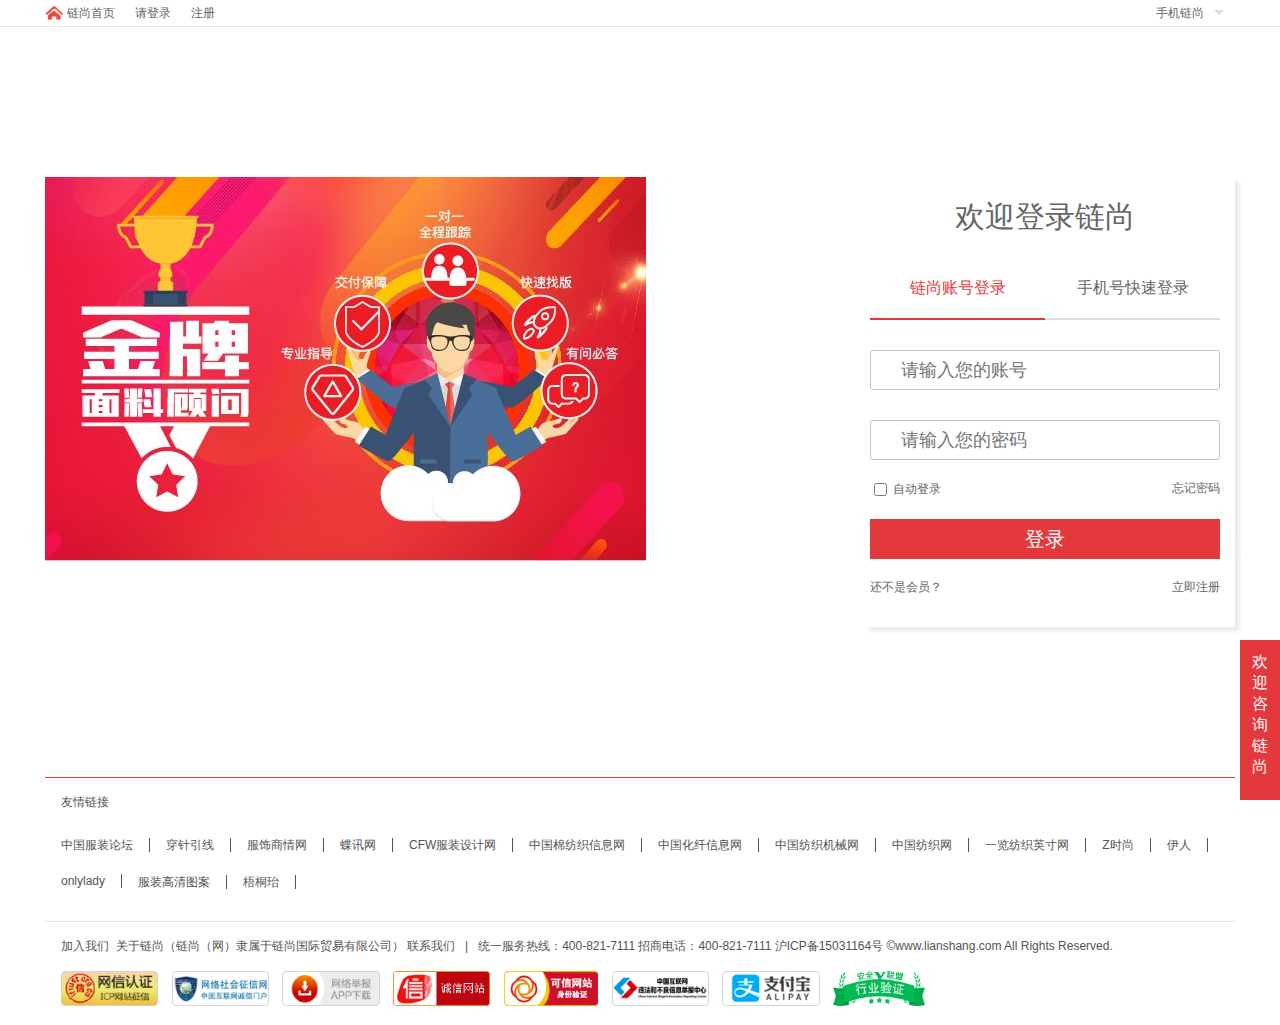
<file: 4login/index.html>
<!DOCTYPE html>
<html>
<head lang="en">
    <meta charset="UTF-8">
    <title></title>
    <link rel="stylesheet" href="css/mycss.css"/>
</head>
<body>
<header id="top">
    <div id="top-box" class="clear">
        <img src="small-images/home.png">
        <ul class="lf">
            <li id="topHead"><a href="">链尚首页</a></li>
            <li><a href="">请登录</a></li>
            <li><a href="">注册</a></li>
        </ul>
        <div class="phone rt">
            <a href="">手机链尚</a>
            <span></span>
            <ul>
                <li>
                    <a href="">
                        <img src="small-images/app.buy.png">
                        <span>买家版APP下载</span>
                    </a>
                </li>
                <li>
                    <a href="">
                        <img src="small-images/app.sell.png">
                        <span>卖家版APP下载</span>
                    </a>
                </li>
            </ul>
        </div>
    </div>
</header>
<section class="clear">
    <img src="image/login_banner_0612.jpg"/>
    <div id="login">
        <h1>欢迎登录链尚</h1>
        <ul>
            <li class="active">链尚账号登录</li>
            <li>手机号快速登录</li>
        </ul>
        <form id="form" action="">
            <input id="uname" type="text" placeholder="请输入您的账号"/>
            <input id="upwd" type="password" placeholder="请输入您的密码"/>
            <input id="autoLog" type="checkbox"/>
            <label for="autoLog">自动登录</label>
            <a href="">忘记密码</a>
            <input id="submit" type="button" value="登录"/>

            <span>还不是会员？</span><a href="">立即注册</a>
        </form>
        <h1 id="inner"></h1>
    </div>
</section>
<!--页面底部-->
<footer id="footer">
    <p>友情链接</p>
    <ul class="clear">
        <li><a href="">中国服装论坛</a></li>
        <li><a href="">穿针引线</a></li>
        <li><a href="">服饰商情网</a></li>
        <li><a href="">蝶讯网</a></li>
        <li><a href="">CFW服装设计网</a></li>
        <li><a href="">中国棉纺织信息网</a></li>
        <li><a href="">中国化纤信息网</a></li>
        <li><a href="">中国纺织机械网</a></li>
        <li><a href="">中国纺织网</a></li>
        <li><a href="">一览纺织英寸网</a></li>
        <li><a href="">Z时尚</a></li>
        <li><a href="">伊人</a></li>
        <li><a href="">onlylady</a></li>
        <li><a href="">服装高清图案</a></li>
        <li><a href="">梧桐珆</a></li>
    </ul>
    <p><a href="">加入我们&nbsp; 关于链尚（链尚（网）隶属于链尚国际贸易有限公司） 联系我们&nbsp;&nbsp; |&nbsp;&nbsp; </a>
        统一服务热线：400-821-7111 招商电话：400-821-7111 沪ICP备15031164号 ©www.lianshang.com     All Rights Reserved.</p>
    <p>
        <a href=""><img src="image/footer4.png"></a>
        <a href=""><img src="image/footer3.png"></a>
        <a href=""><img src="image/footer2.png"></a>
        <a href=""><img src="image/cert.png"></a>
        <a href=""><img src="image/cnnic.png"></a>
        <a href=""><img src="image/footer1.png"></a>
        <a href=""><img src="image/footer5.png"></a>
        <a href=""><img src="image/real-name-2017.png"></a>
    </p>
</footer>
<!--固定部分-->
<div id="fix">
    <a href=""><s></s>欢迎咨询链尚</a>
</div>
<script src="js/jquery-1.11.3.js"></script>
<script src="js/myjs.js"></script>
<script src="../public-JS/loginaft.js"></script>
</body>
</html>
</file>
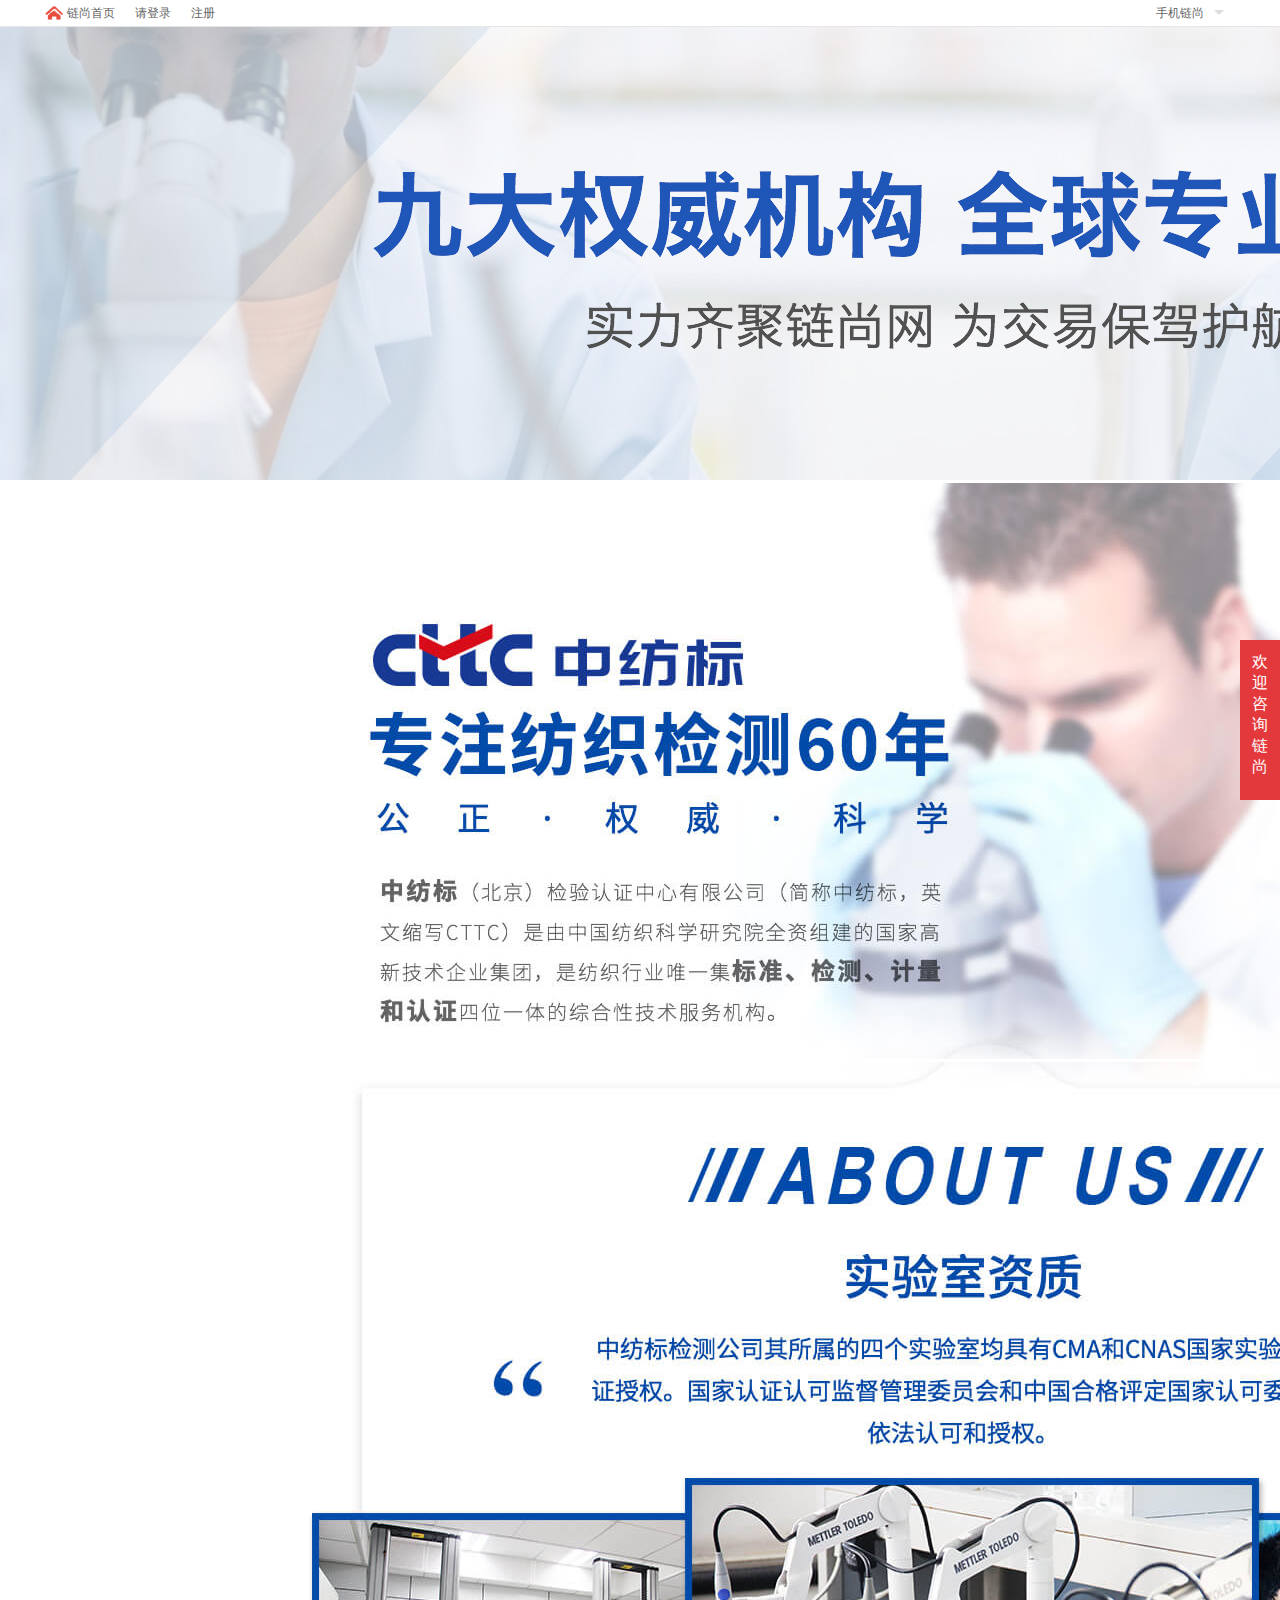
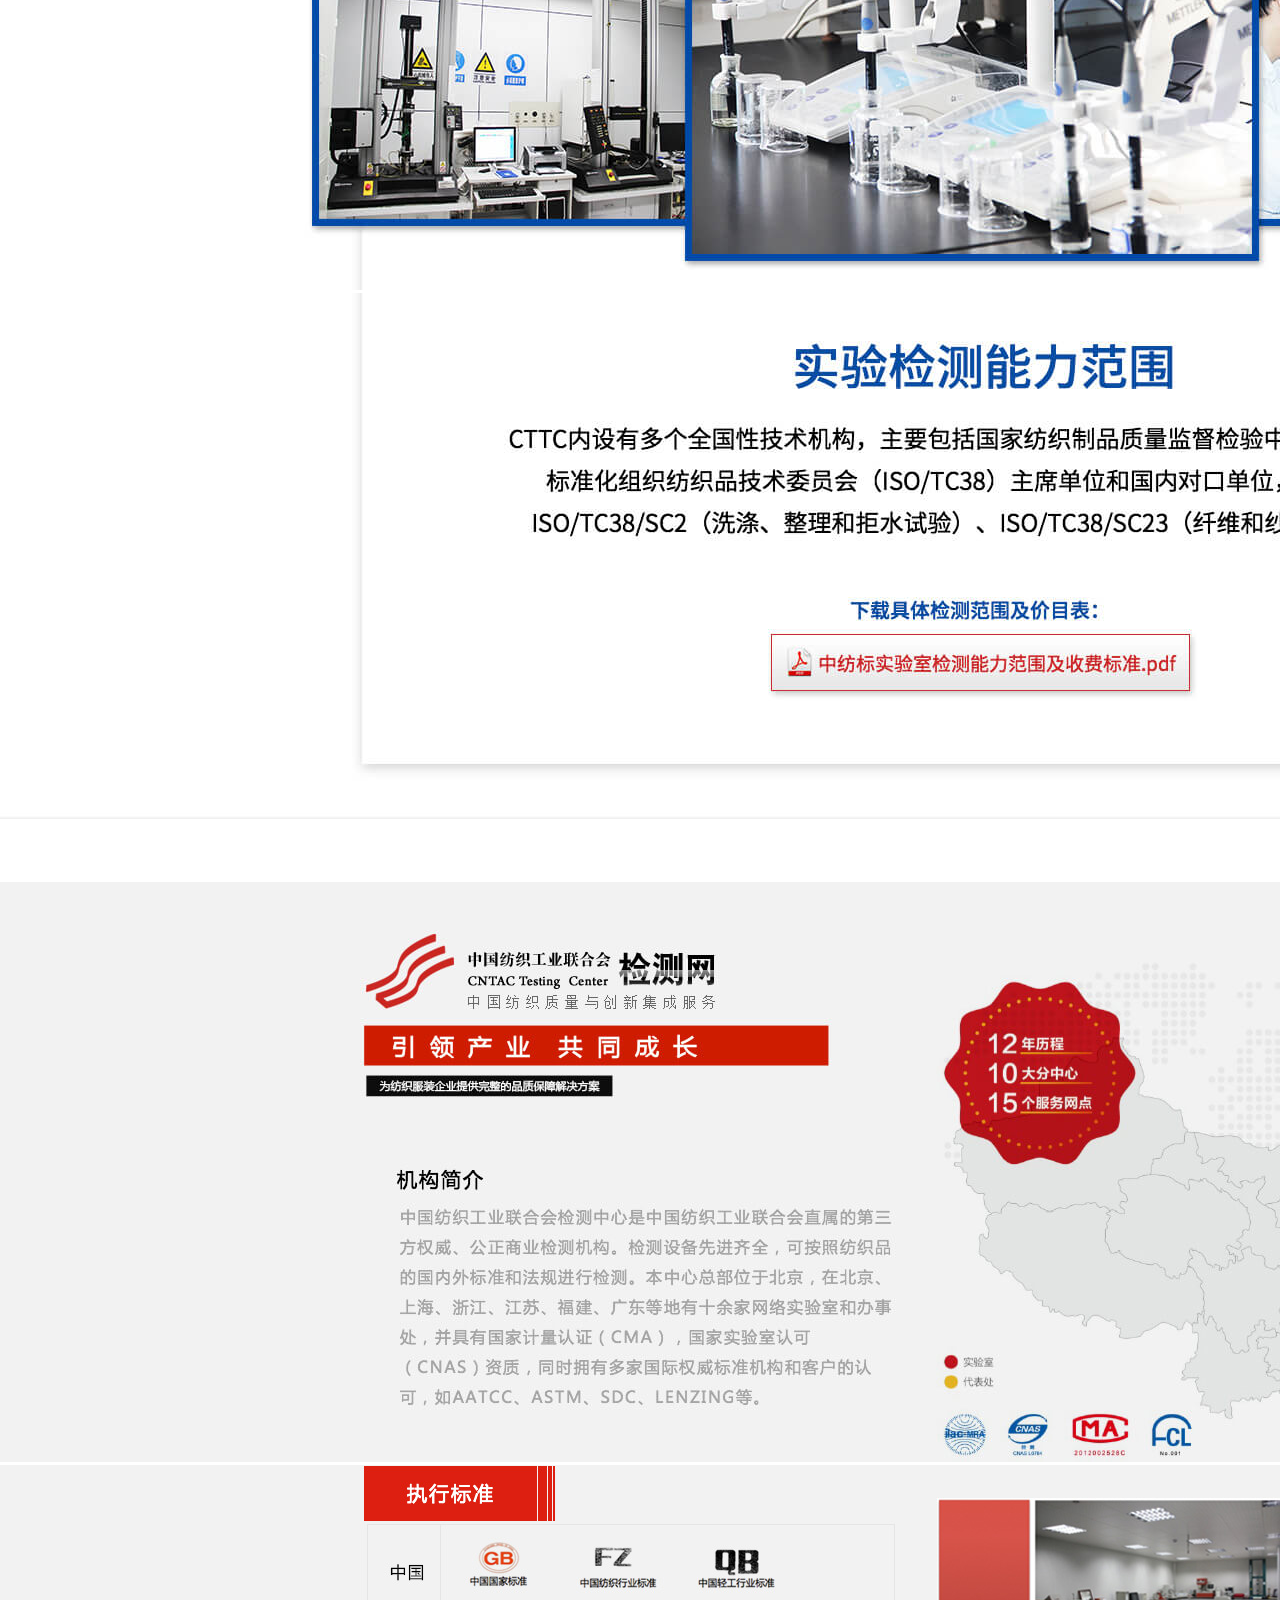
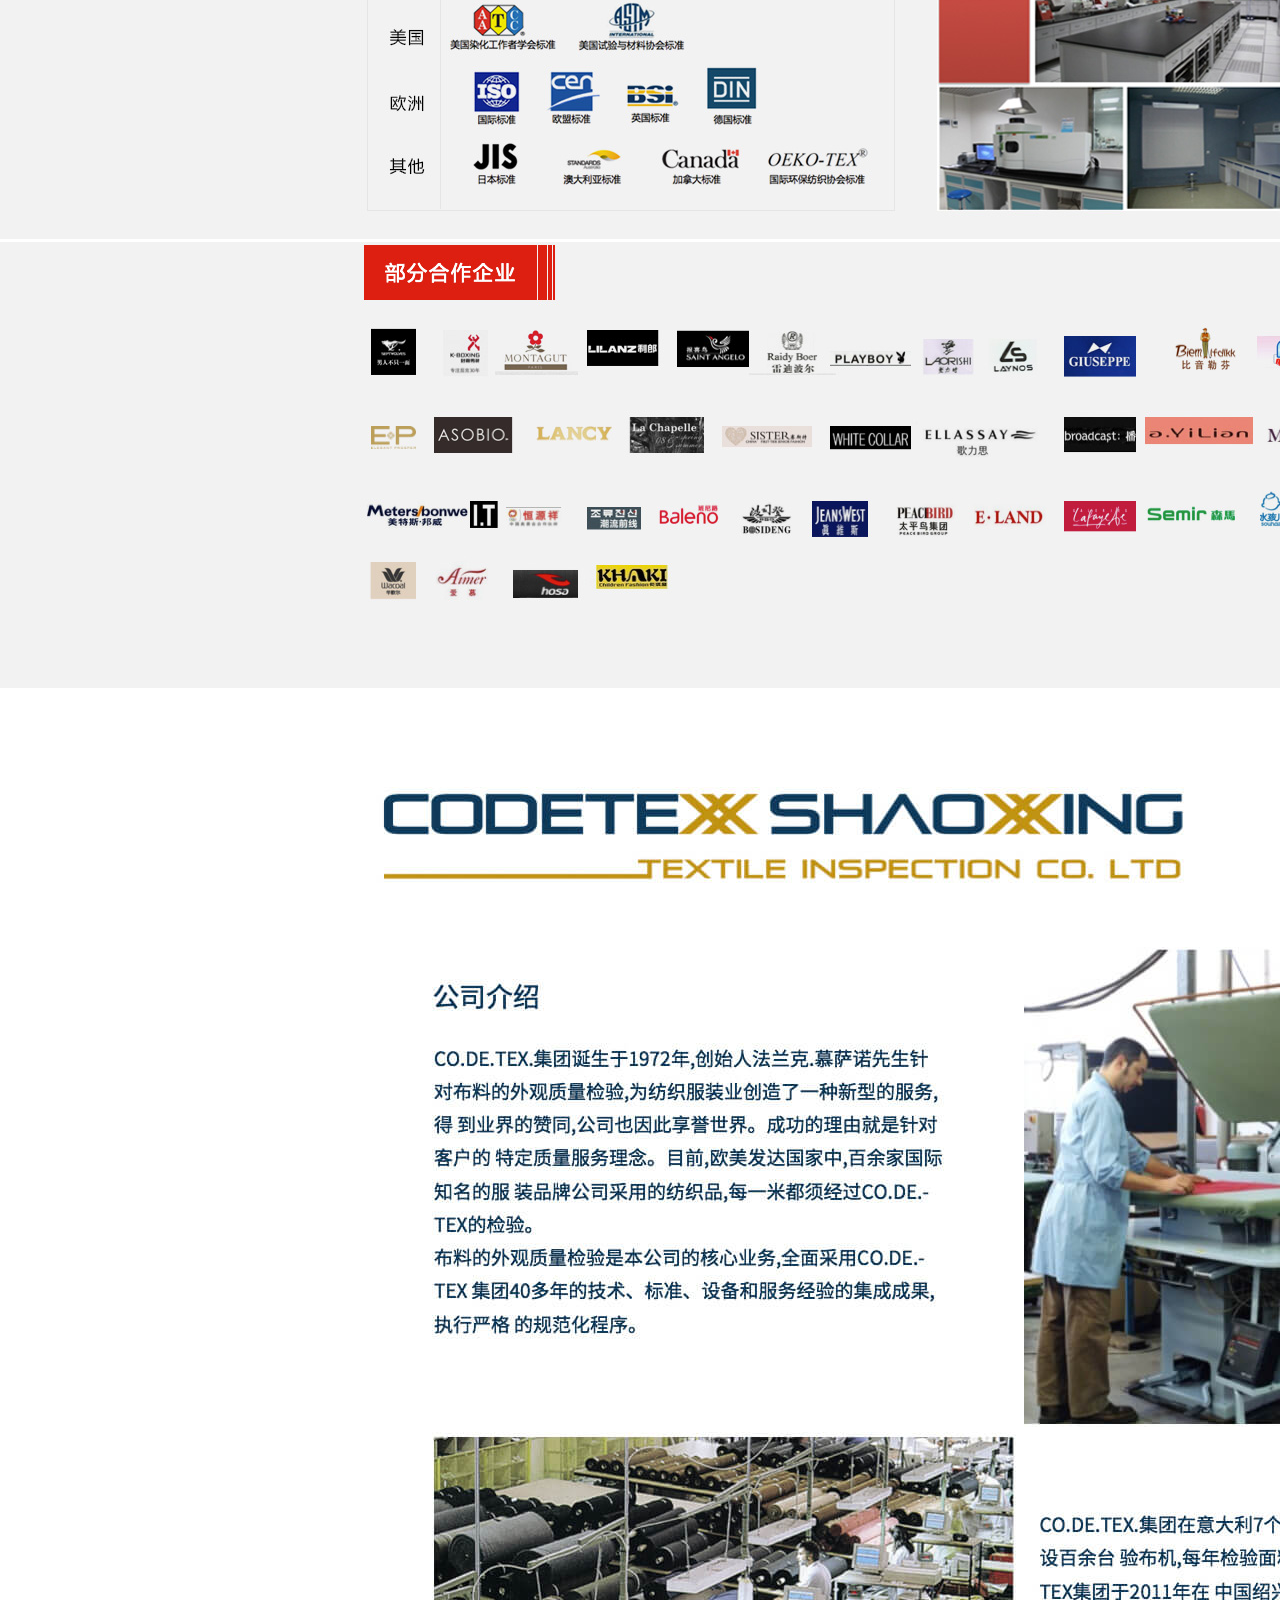
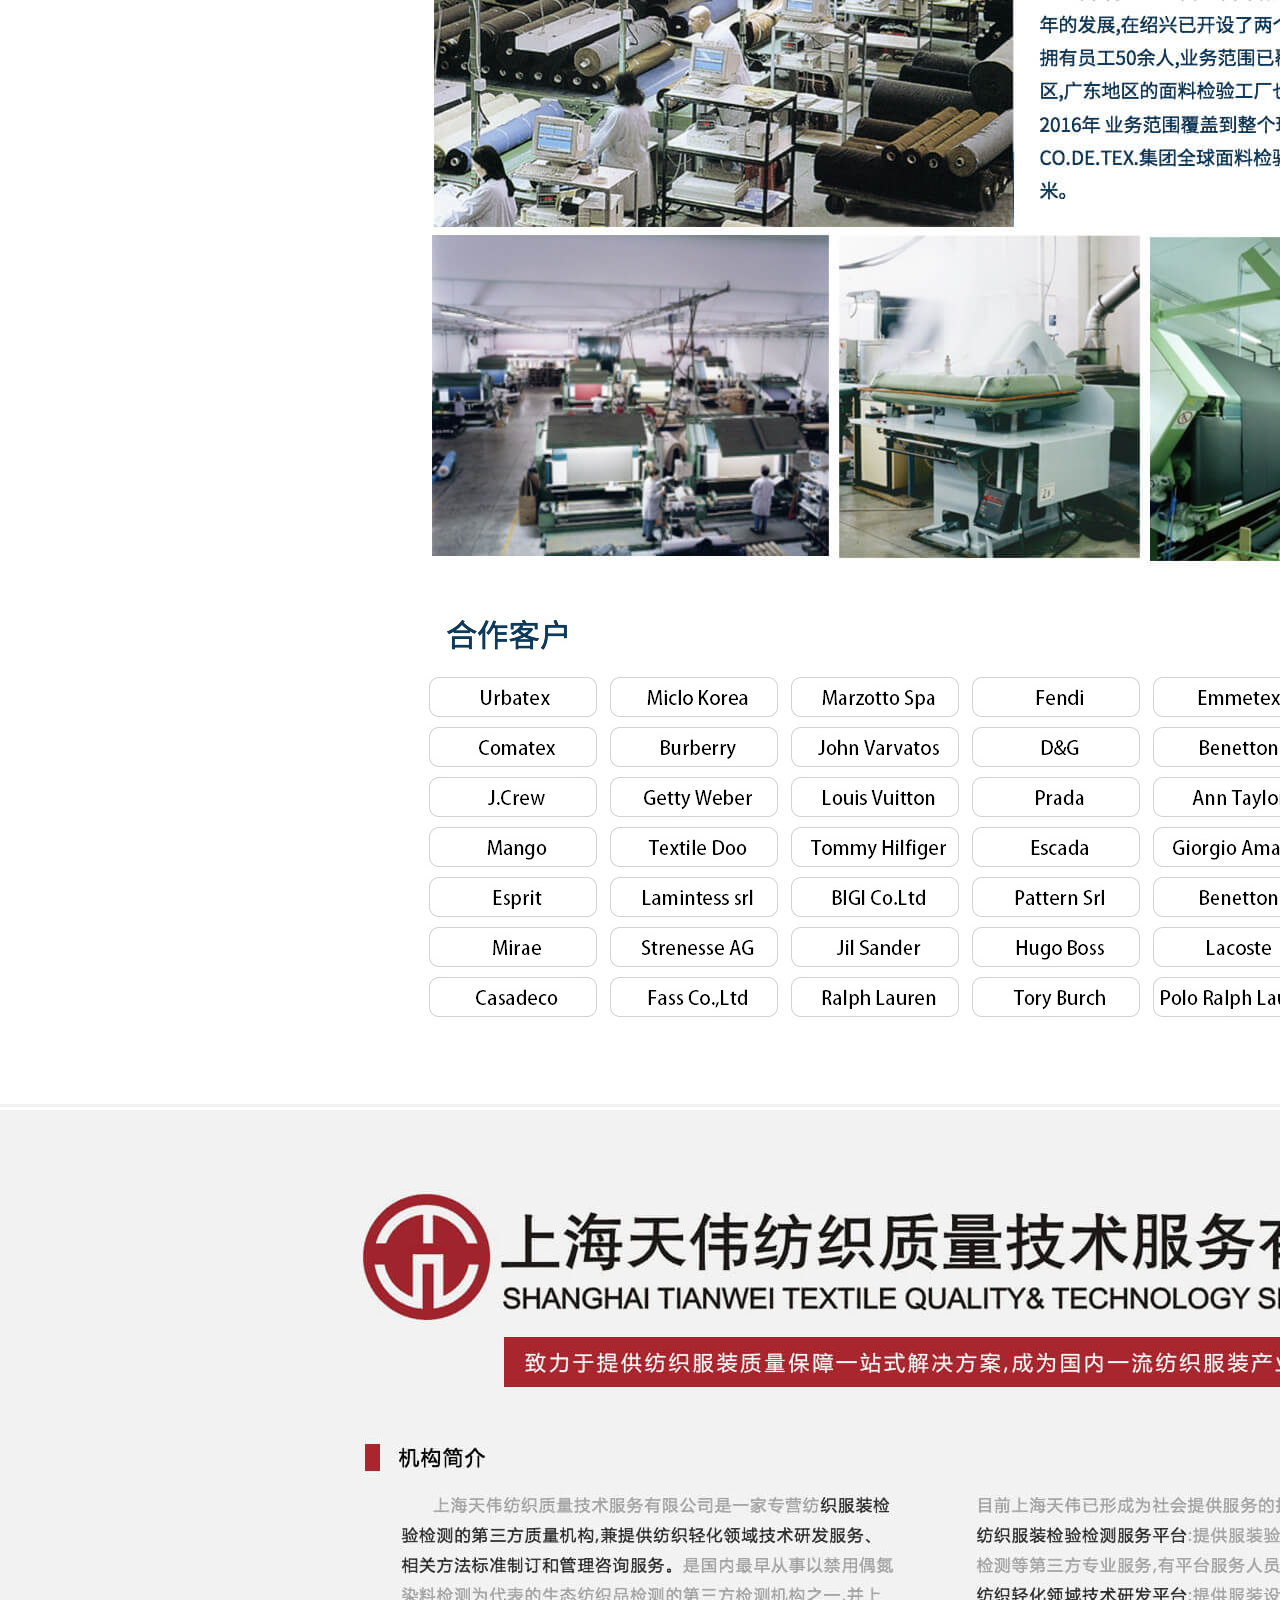
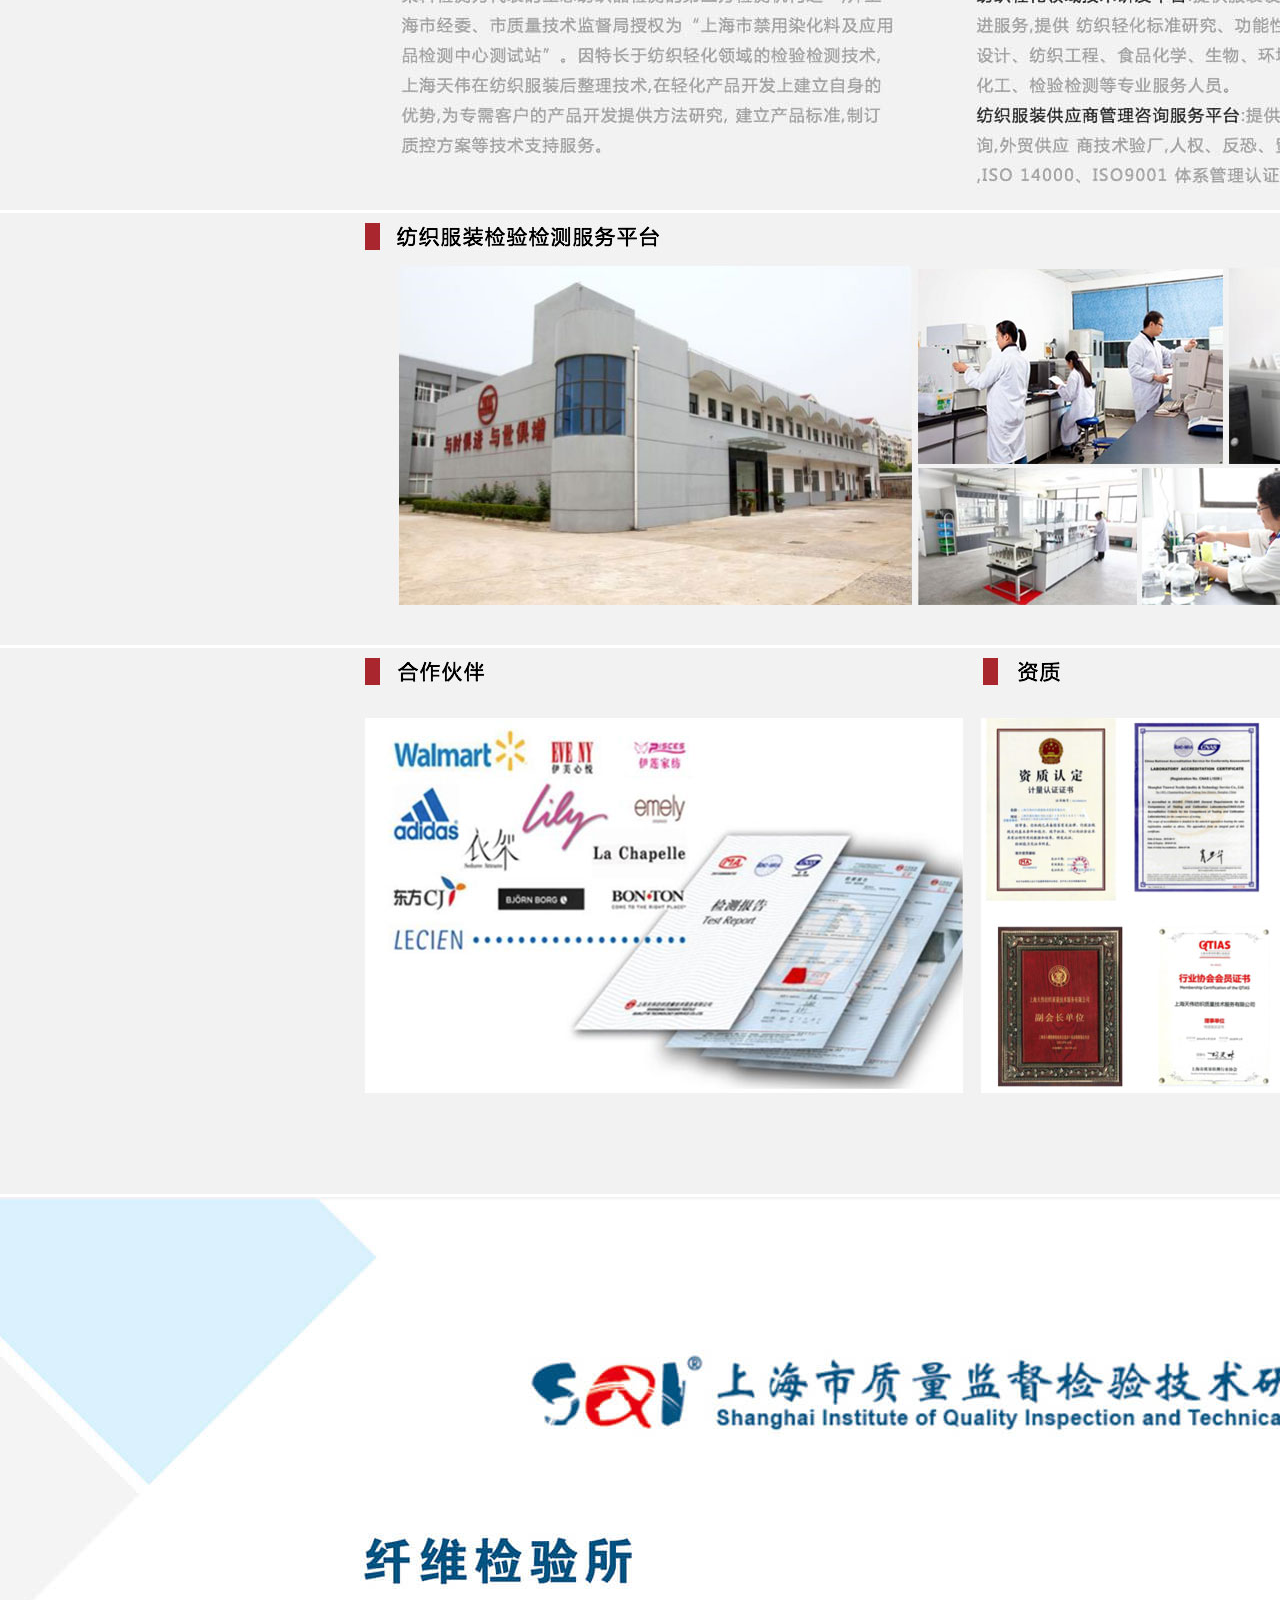
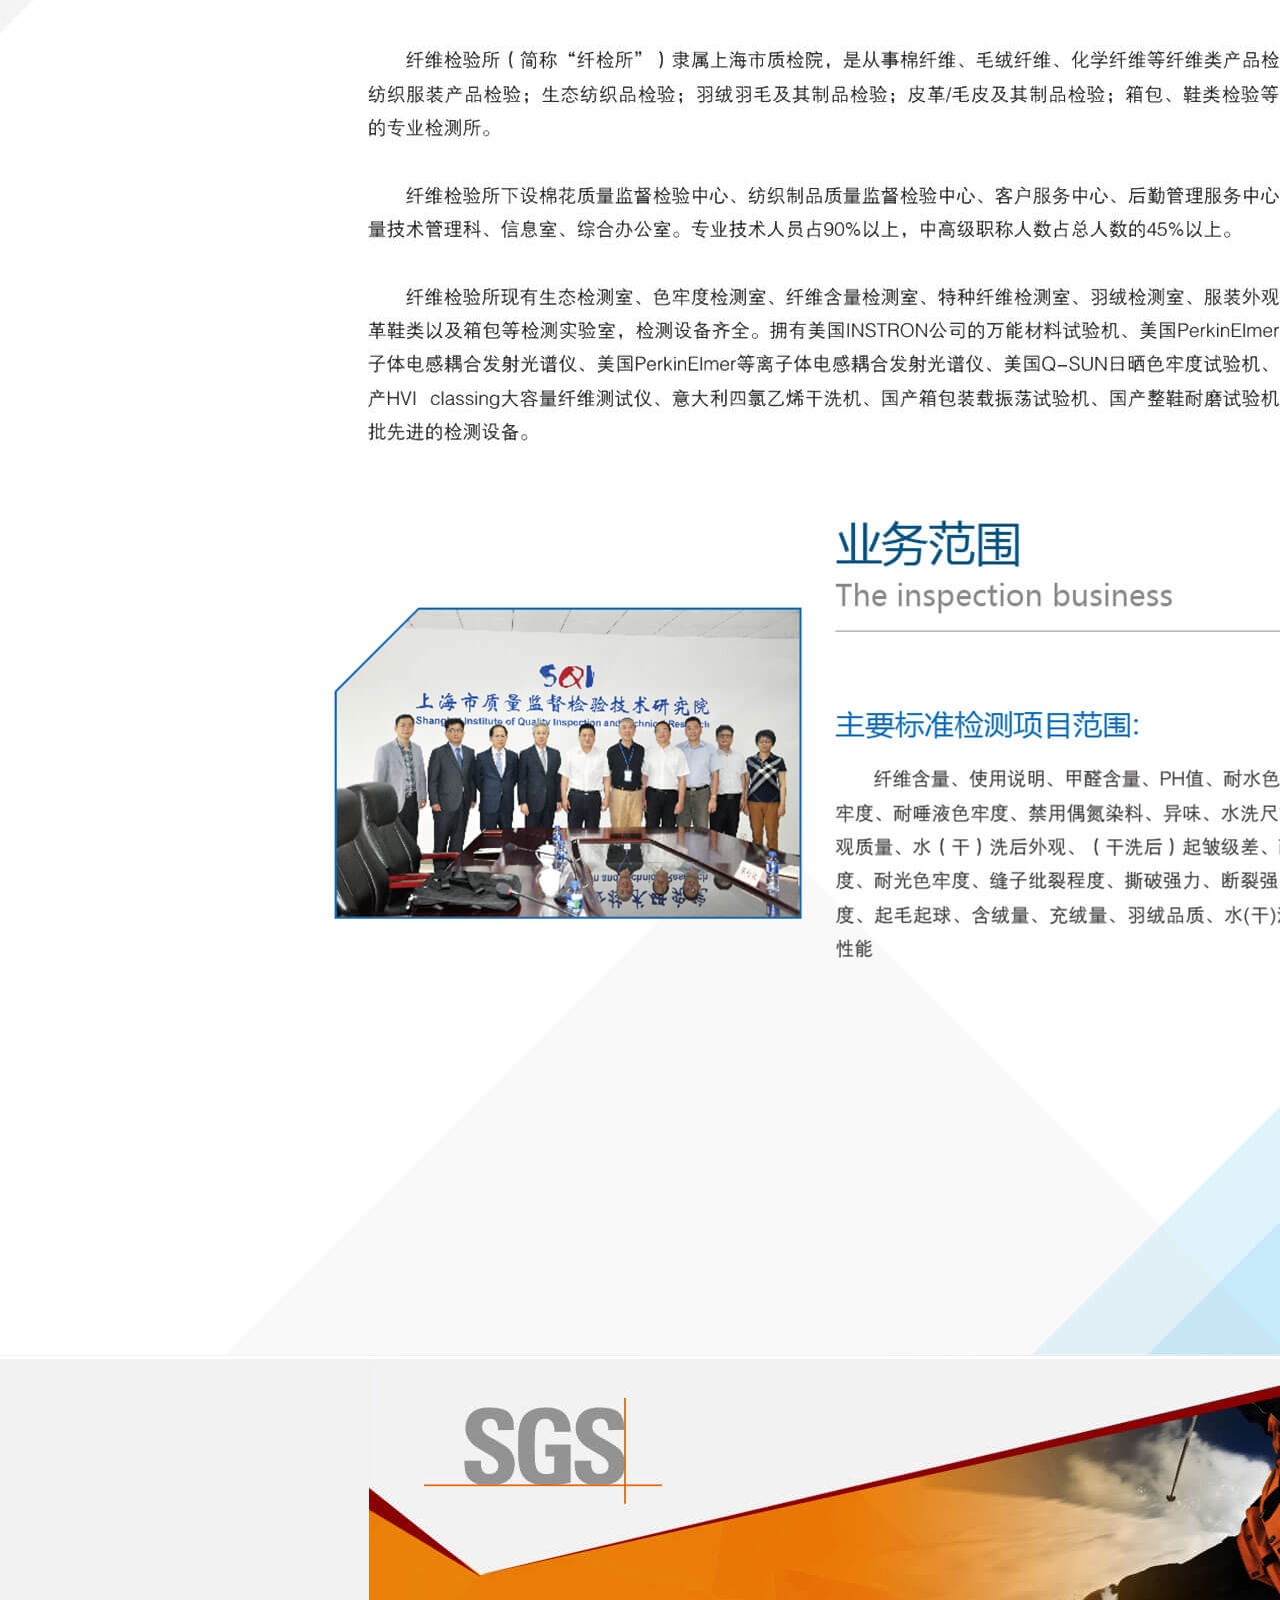
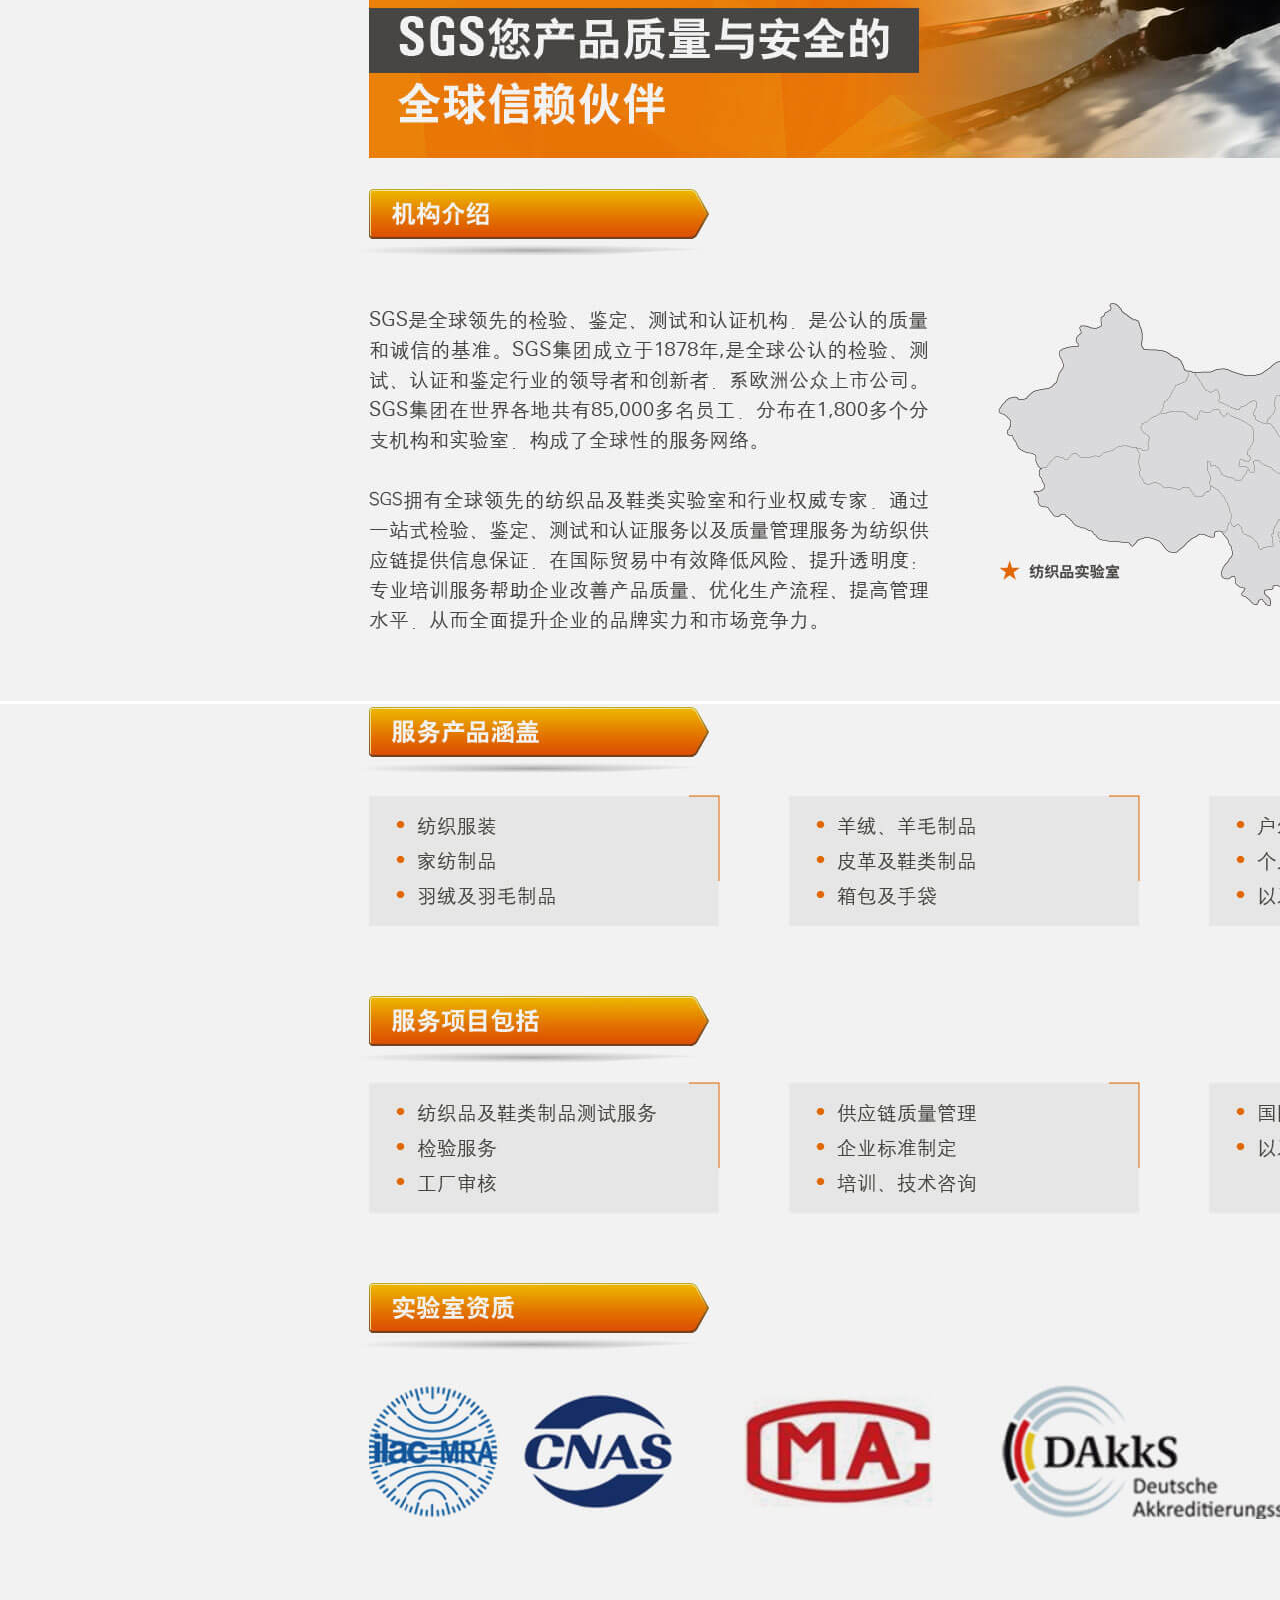
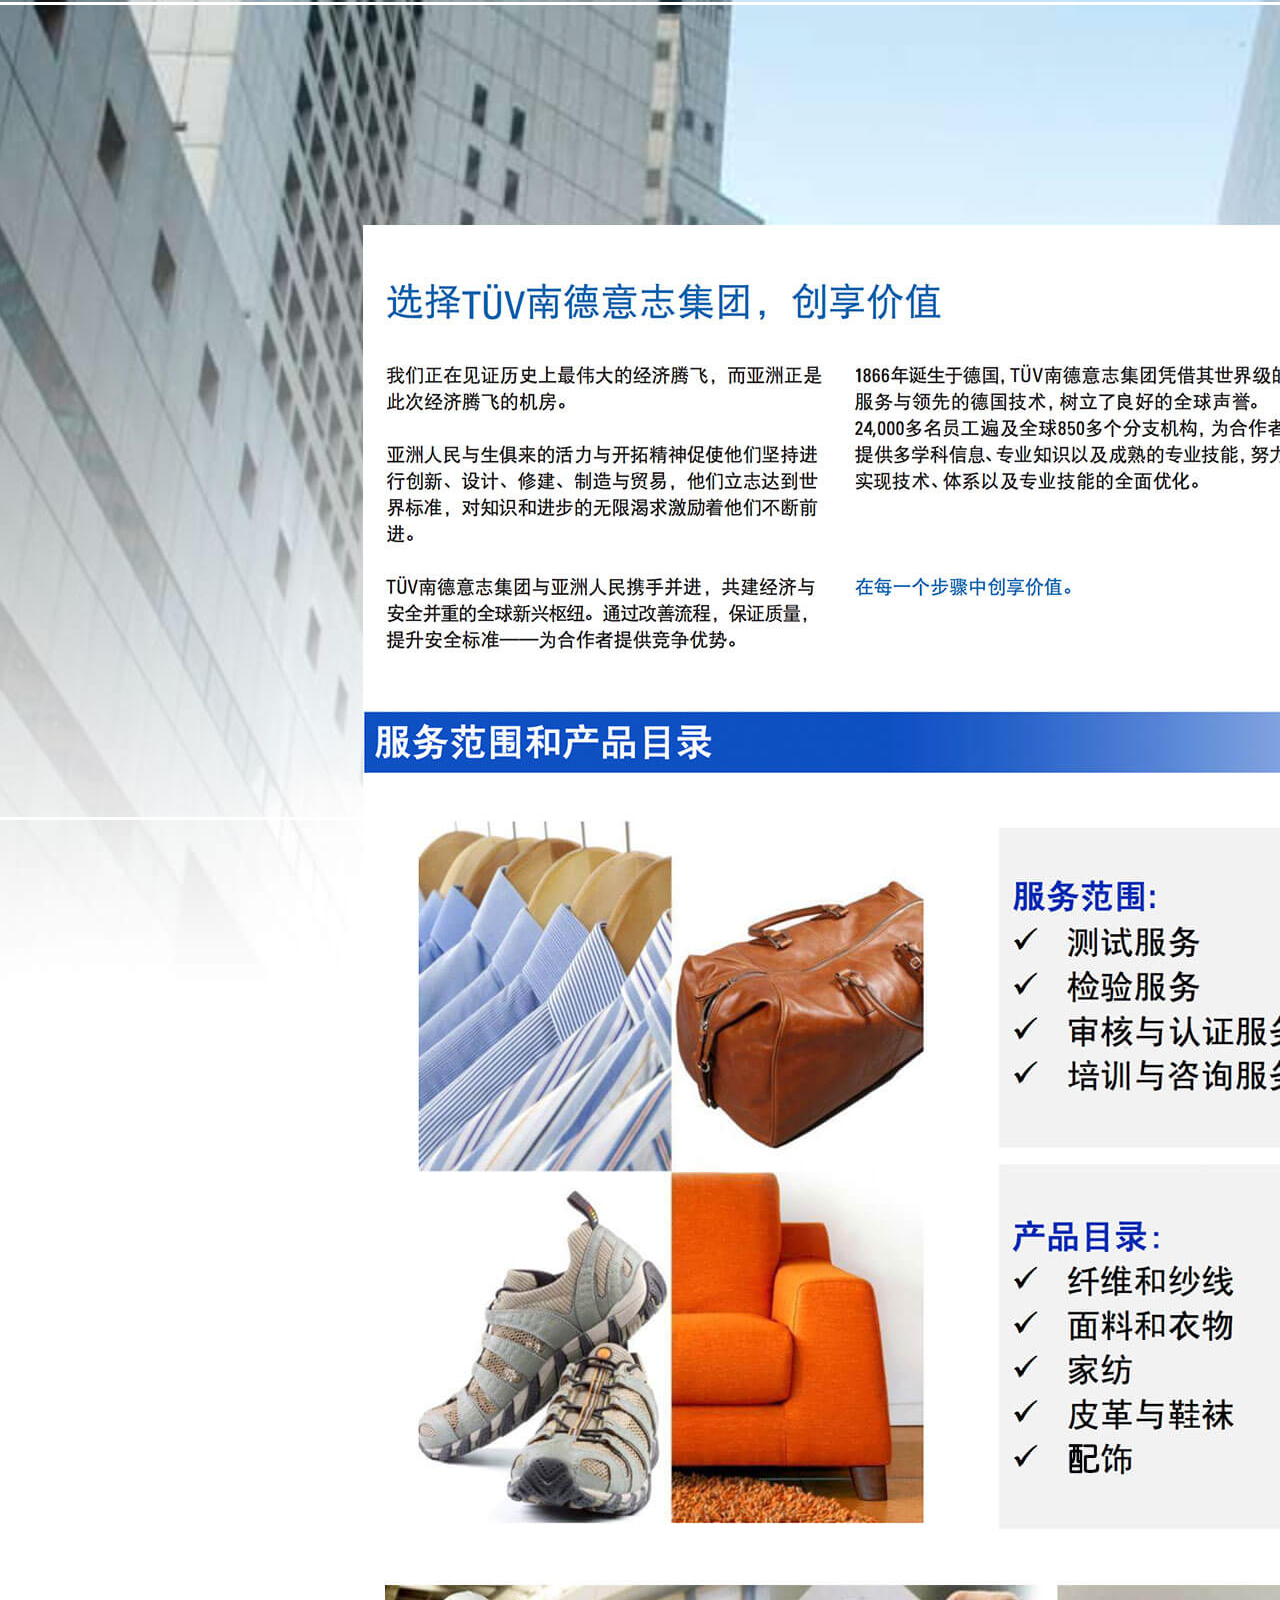
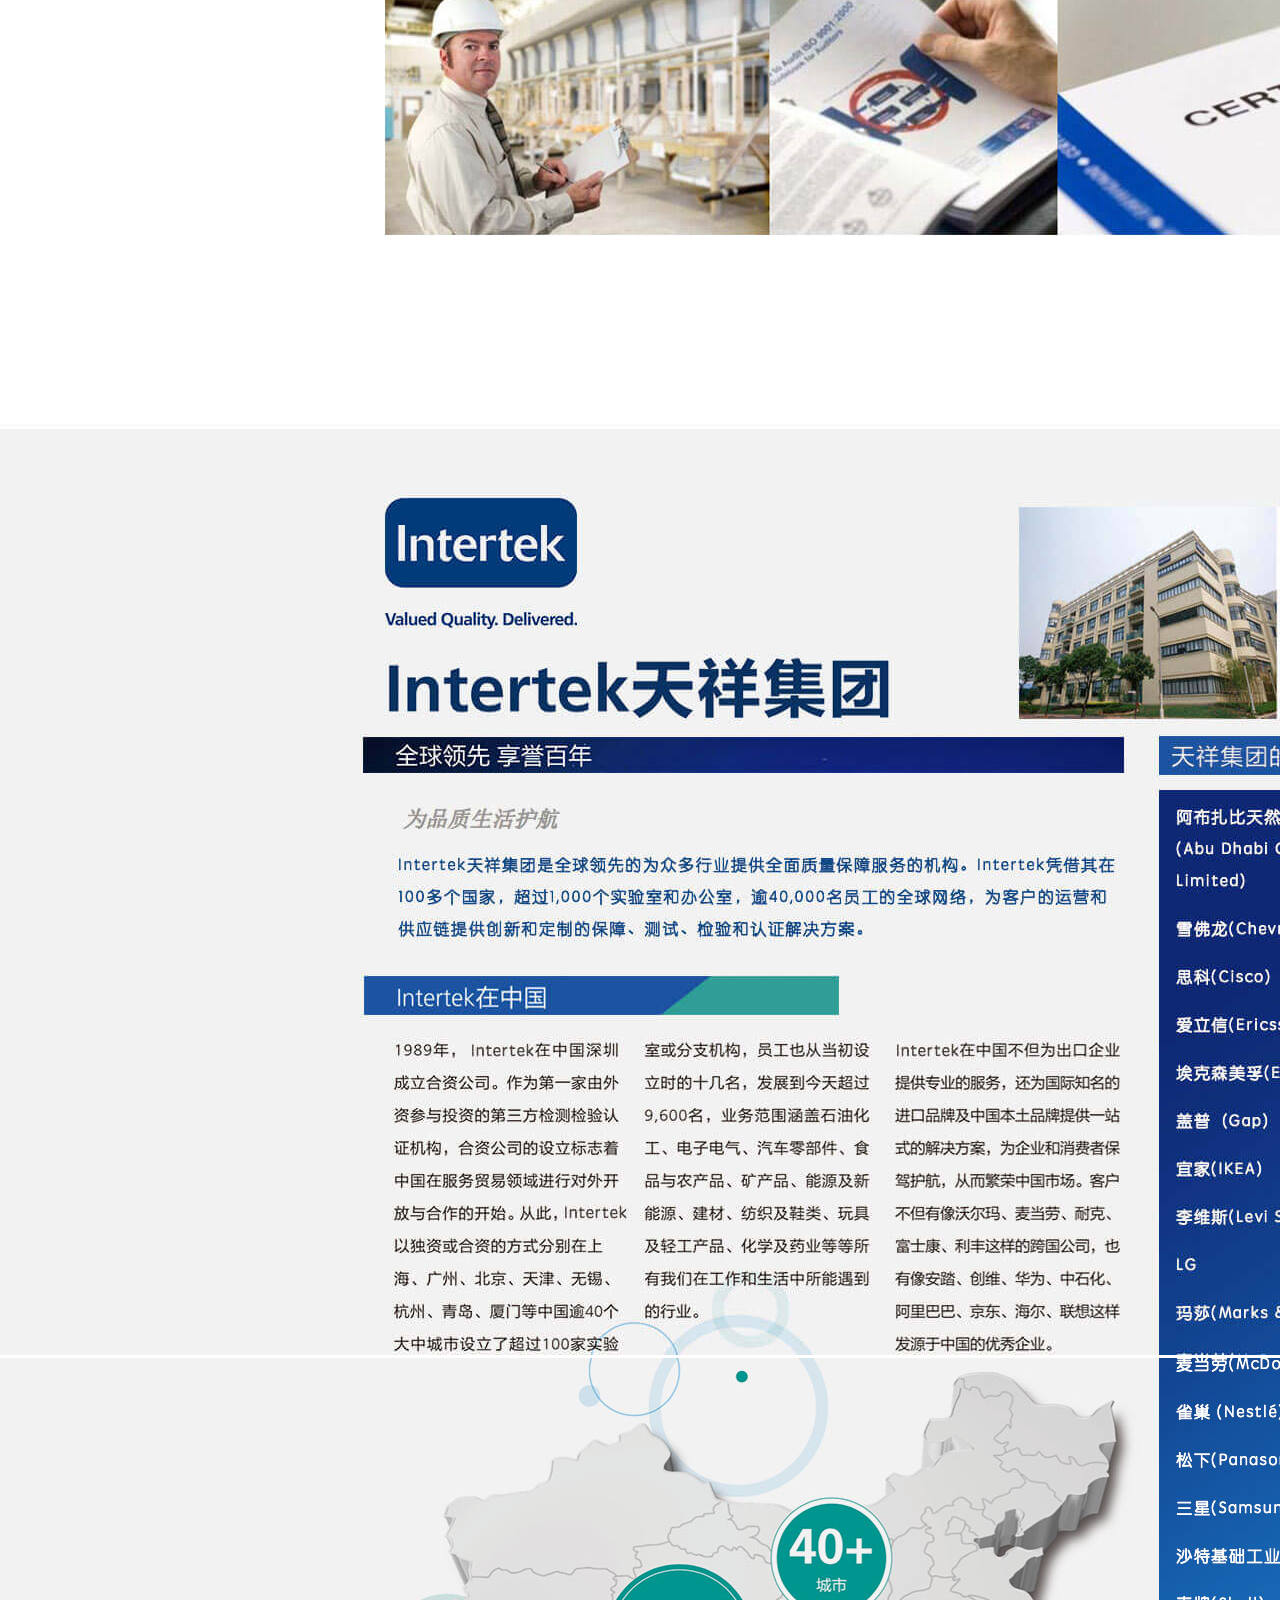
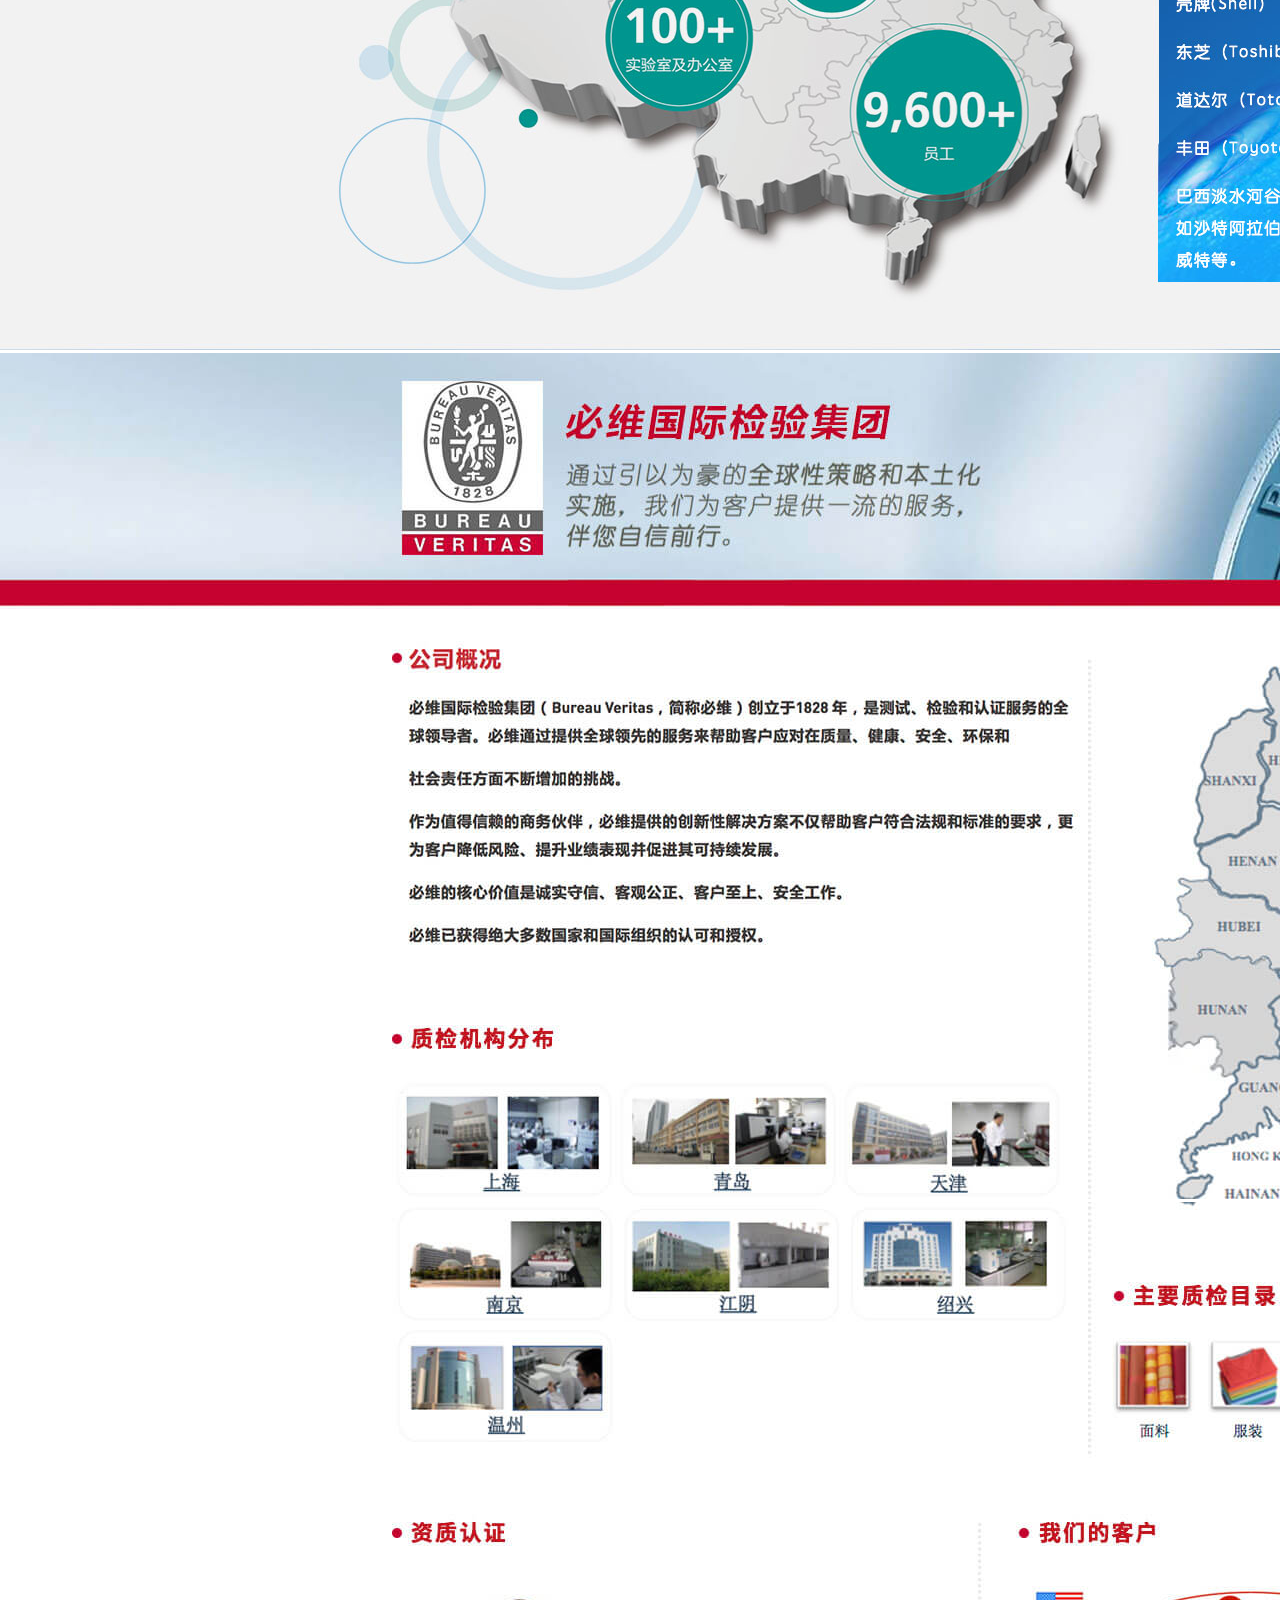
<file: 5check/index.html>
<!DOCTYPE html>
<html>
<head lang="en">
    <meta charset="UTF-8">
    <title></title>
    <link rel="stylesheet" href="css/mycss.css"/>
</head>
<body>
<header id="top">
    <div id="top-box" class="clear">
        <img src="small-images/home.png">
        <ul id="topHead" class="lf">
            <li><a href="">链尚首页</a></li>
            <li><a href="">请登录</a></li>
            <li><a href="">注册</a></li>
        </ul>
        <div class="phone rt">
            <a href="">手机链尚</a>
            <span></span>
            <ul>
                <li>
                    <a href="">
                        <img src="small-images/app.buy.png">
                        <span>买家版APP下载</span>
                    </a>
                </li>
                <li>
                    <a href="">
                        <img src="small-images/app.sell.png">
                        <span>卖家版APP下载</span>
                    </a>
                </li>
            </ul>
        </div>
    </div>
</header>
<section>
    <img src="image/zfb_show_01.jpg" alt=""/>
    <img src="image/zfb_show_03.jpg" alt=""/>
    <img src="image/zfb_show_04.jpg" alt=""/>
    <img src="image/zfb_show_05.jpg" alt=""/>
    <a href=""></a>
    <img src="image/zfb_show_06.jpg" alt=""/>
    <img src="image/zfb_show_07.jpg" alt=""/>
    <img src="image/zfb_show_08.jpg" alt=""/>
    <img src="image/zfb_show_09.jpg" alt=""/>
    <img src="image/zfb_show_10.jpg" alt=""/>
    <img src="image/zfb_show_11.jpg" alt=""/>
    <img src="image/zfb_show_12.jpg" alt=""/>
    <img src="image/zfb_show_13.jpg" alt=""/>
    <img src="image/zfb_show_14.jpg" alt=""/>
    <img src="image/zfb_show_15.jpg" alt=""/>
    <img src="image/zfb_show_16.jpg" alt=""/>
    <img src="image/zfb_show_17.jpg" alt=""/>
    <img src="image/zfb_show_18.jpg" alt=""/>
    <img src="image/zfb_show_19.jpg" alt=""/>
    <img src="image/zfb_show_20.jpg" alt=""/>
    <img src="image/zfb_show_21.jpg" alt=""/>
    <img src="image/zfb_show_22.jpg" alt=""/>
    <img src="image/zfb_show_23.jpg" alt=""/>
    <img src="image/zfb_show_24.jpg" alt=""/>
</section>
<!--页面底部-->
<footer id="footer">
    <p>友情链接</p>
    <ul class="clear">
        <li><a href="">中国服装论坛</a></li>
        <li><a href="">穿针引线</a></li>
        <li><a href="">服饰商情网</a></li>
        <li><a href="">蝶讯网</a></li>
        <li><a href="">CFW服装设计网</a></li>
        <li><a href="">中国棉纺织信息网</a></li>
        <li><a href="">中国化纤信息网</a></li>
        <li><a href="">中国纺织机械网</a></li>
        <li><a href="">中国纺织网</a></li>
        <li><a href="">一览纺织英寸网</a></li>
        <li><a href="">Z时尚</a></li>
        <li><a href="">伊人</a></li>
        <li><a href="">onlylady</a></li>
        <li><a href="">服装高清图案</a></li>
        <li><a href="">梧桐珆</a></li>
    </ul>
    <p><a href="">加入我们&nbsp; 关于链尚（链尚（网）隶属于链尚国际贸易有限公司） 联系我们&nbsp;&nbsp; |&nbsp;&nbsp; </a>
        统一服务热线：400-821-7111 招商电话：400-821-7111 沪ICP备15031164号 ©www.lianshang.com     All Rights Reserved.</p>
    <p>
        <a href=""><img src="image/footer4.png"></a>
        <a href=""><img src="image/footer3.png"></a>
        <a href=""><img src="image/footer2.png"></a>
        <a href=""><img src="image/cert.png"></a>
        <a href=""><img src="image/cnnic.png"></a>
        <a href=""><img src="image/footer1.png"></a>
        <a href=""><img src="image/footer5.png"></a>
        <a href=""><img src="image/real-name-2017.png"></a>
    </p>
</footer>
<!--固定部分-->
<div id="fix">
    <a href=""><s></s>欢迎咨询链尚</a>
</div>
<script src="../public-JS/jquery-1.11.3.js"></script>
<script src="../public-JS/loginaft.js"></script>
</body>
</html>
</file>
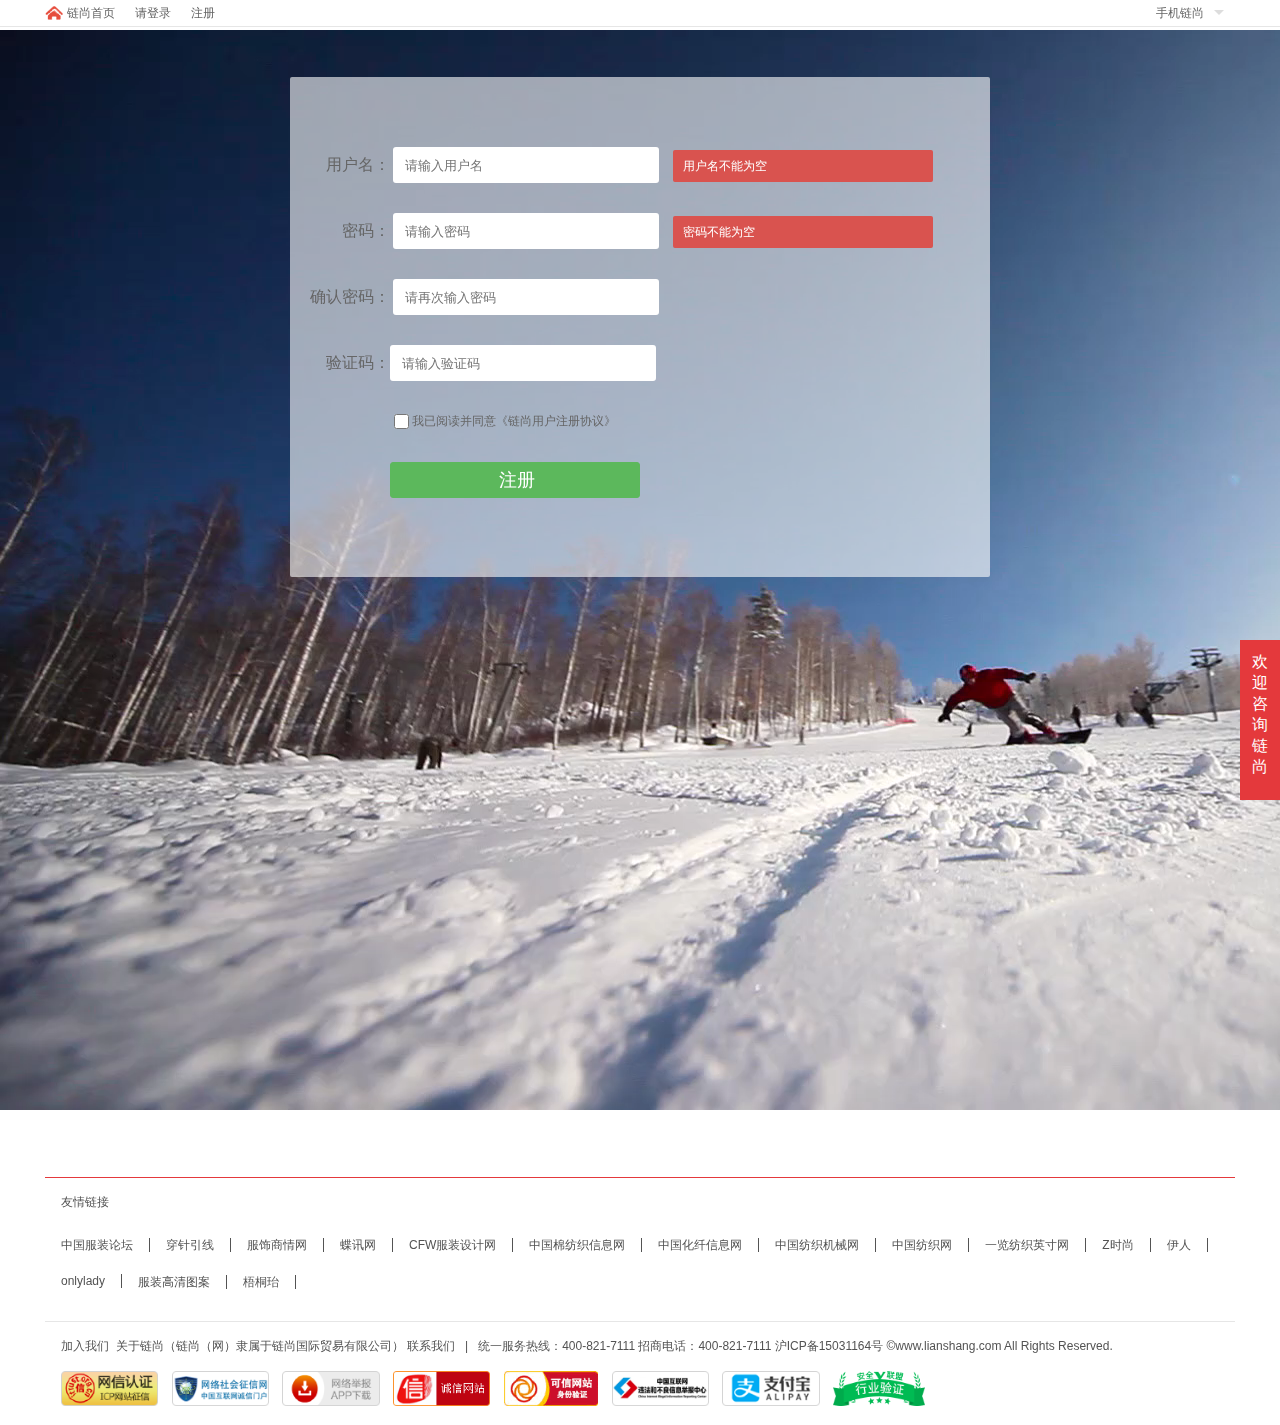
<file: 6register/index.html>
<!DOCTYPE html>
<html>
<head lang="en">
    <meta charset="UTF-8">
    <title></title>
    <link rel="stylesheet" href="css/mycss.css"/>
</head>
<body>
<header id="top">
    <div id="top-box" class="clear">
        <img src="small-images/home.png">
        <ul class="lf">
            <li><a href="">链尚首页</a></li>
            <li><a href="">请登录</a></li>
            <li><a href="">注册</a></li>
        </ul>
        <div class="phone rt">
            <a href="">手机链尚</a>
            <span></span>
            <ul>
                <li>
                    <a href="">
                        <img src="small-images/app.buy.png">
                        <span>买家版APP下载</span>
                    </a>
                </li>
                <li>
                    <a href="">
                        <img src="small-images/app.sell.png">
                        <span>卖家版APP下载</span>
                    </a>
                </li>
            </ul>
        </div>
    </div>
</header>
<!--主体部分-->
<section>
    <video id="v1" src="res/snow.mp4" autoplay loop></video>
    <div id="reg">
        <form action="" id="form1">
            <ul>
                <table></table>
                <li><span>用户名：</span>
                    <input id="uname" for="uname" type="text" placeholder="请输入用户名"/>
                    <p id="un" class="pp">用户名不能为空</p>
                </li>
                <li><span>密码：</span>
                    <input id="upwd" for="upwd" type="text" placeholder="请输入密码"/>
                    <p id="up" class="pp">密码不能为空</p>
                </li>
                <li><span>确认密码：</span>
                    <input id="upwd2" for="upwd2" type="text" placeholder="请再次输入密码"/>
                    <p id="up2"></p>
                </li>
                <li><span>验证码：</span><input for="reg" type="text" placeholder="请输入验证码"/></li>
                <li><span></span><input id="agree" type="checkbox"/>我已阅读并同意<a href="">《链尚用户注册协议》</a></li>
                <li><span></span><input id="btn" type="button" value="注册"/></li>
            </ul>
        </form>
    </div>
</section>
<!--页面底部-->
<footer id="footer">
    <p>友情链接</p>
    <ul class="clear">
        <li><a href="">中国服装论坛</a></li>
        <li><a href="">穿针引线</a></li>
        <li><a href="">服饰商情网</a></li>
        <li><a href="">蝶讯网</a></li>
        <li><a href="">CFW服装设计网</a></li>
        <li><a href="">中国棉纺织信息网</a></li>
        <li><a href="">中国化纤信息网</a></li>
        <li><a href="">中国纺织机械网</a></li>
        <li><a href="">中国纺织网</a></li>
        <li><a href="">一览纺织英寸网</a></li>
        <li><a href="">Z时尚</a></li>
        <li><a href="">伊人</a></li>
        <li><a href="">onlylady</a></li>
        <li><a href="">服装高清图案</a></li>
        <li><a href="">梧桐珆</a></li>
    </ul>
    <p><a href="">加入我们&nbsp; 关于链尚（链尚（网）隶属于链尚国际贸易有限公司） 联系我们&nbsp;&nbsp; |&nbsp;&nbsp; </a>
        统一服务热线：400-821-7111 招商电话：400-821-7111 沪ICP备15031164号 ©www.lianshang.com     All Rights Reserved.</p>
    <p>
        <a href=""><img src="image/footer4.png"></a>
        <a href=""><img src="image/footer3.png"></a>
        <a href=""><img src="image/footer2.png"></a>
        <a href=""><img src="image/cert.png"></a>
        <a href=""><img src="image/cnnic.png"></a>
        <a href=""><img src="image/footer1.png"></a>
        <a href=""><img src="image/footer5.png"></a>
        <a href=""><img src="image/real-name-2017.png"></a>
    </p>
</footer>
<!--固定部分-->
<div id="fix">
    <a href=""><s></s>欢迎咨询链尚</a>
</div>
<script src="js/jquery-1.11.3.js"></script>
<script src="js/myjs.js"></script>
<script src="../public-JS/loginaft.js"></script>
</body>
</html>
</file>
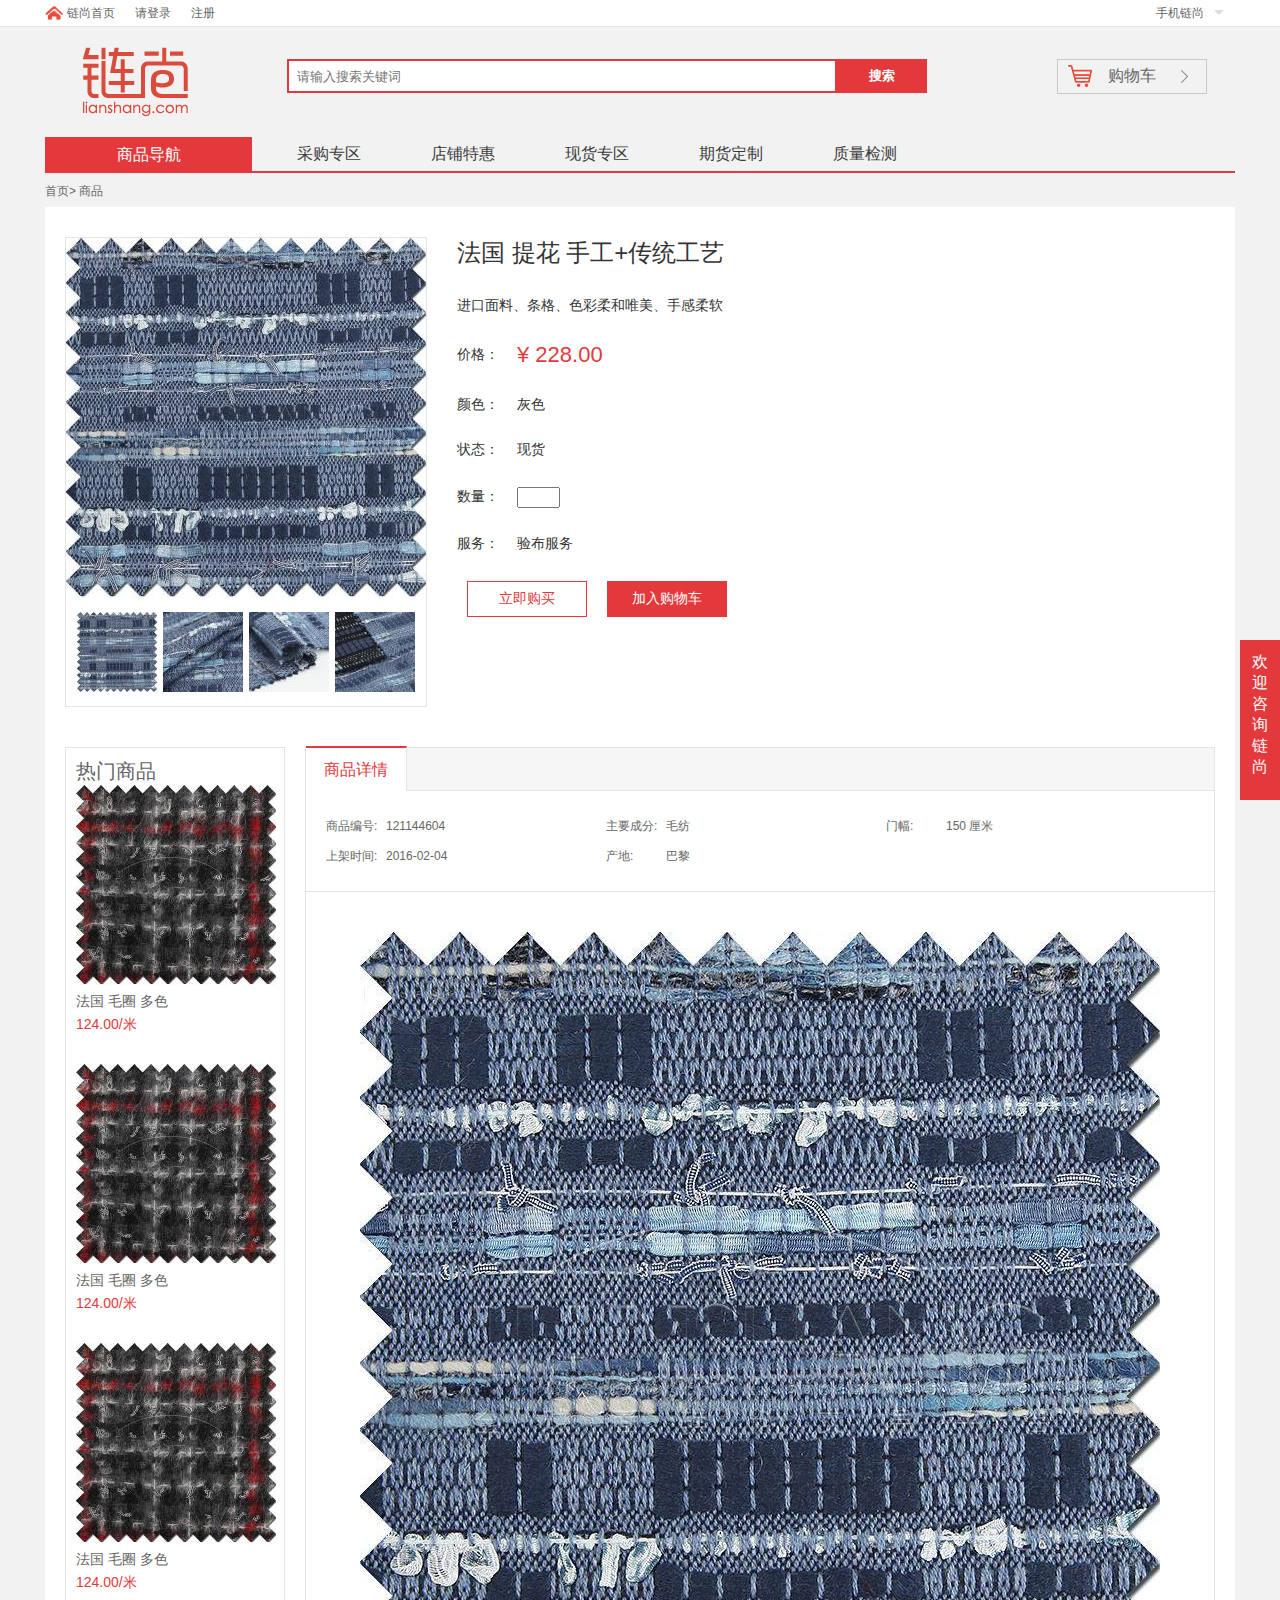
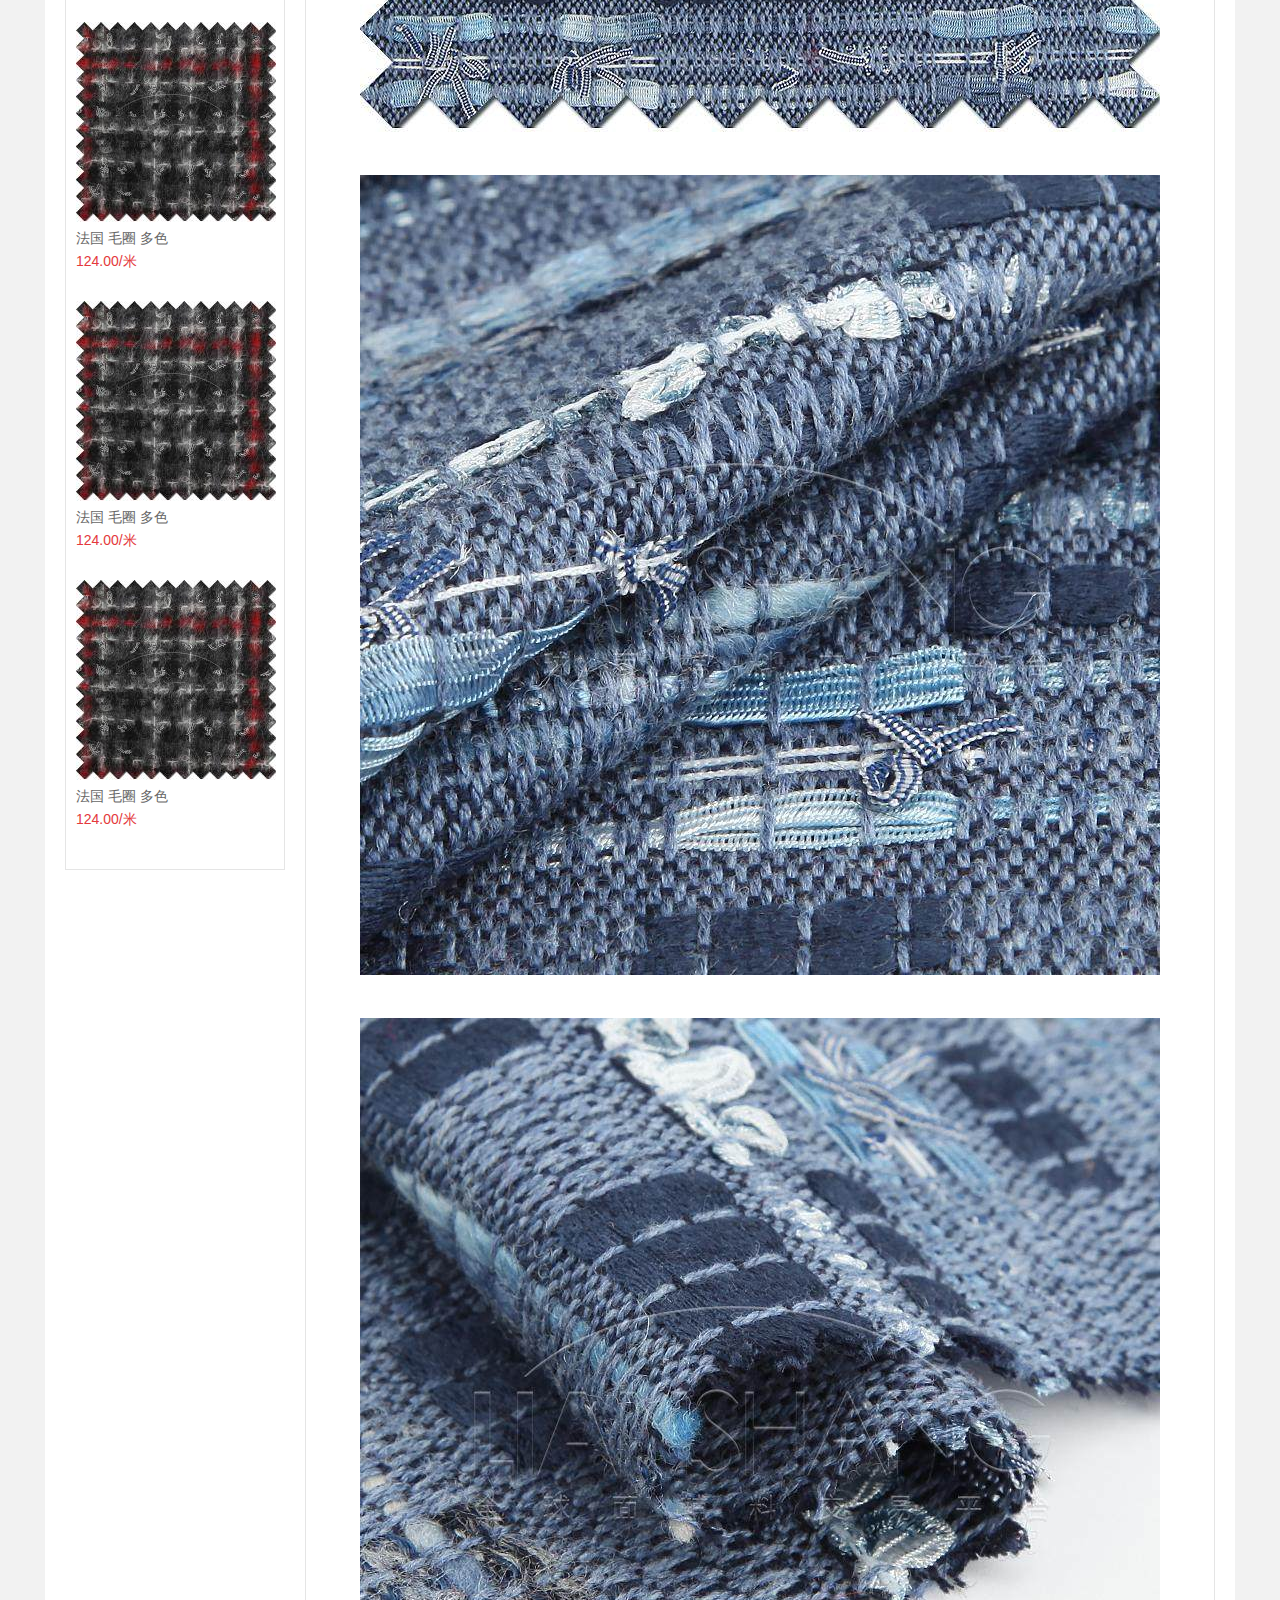
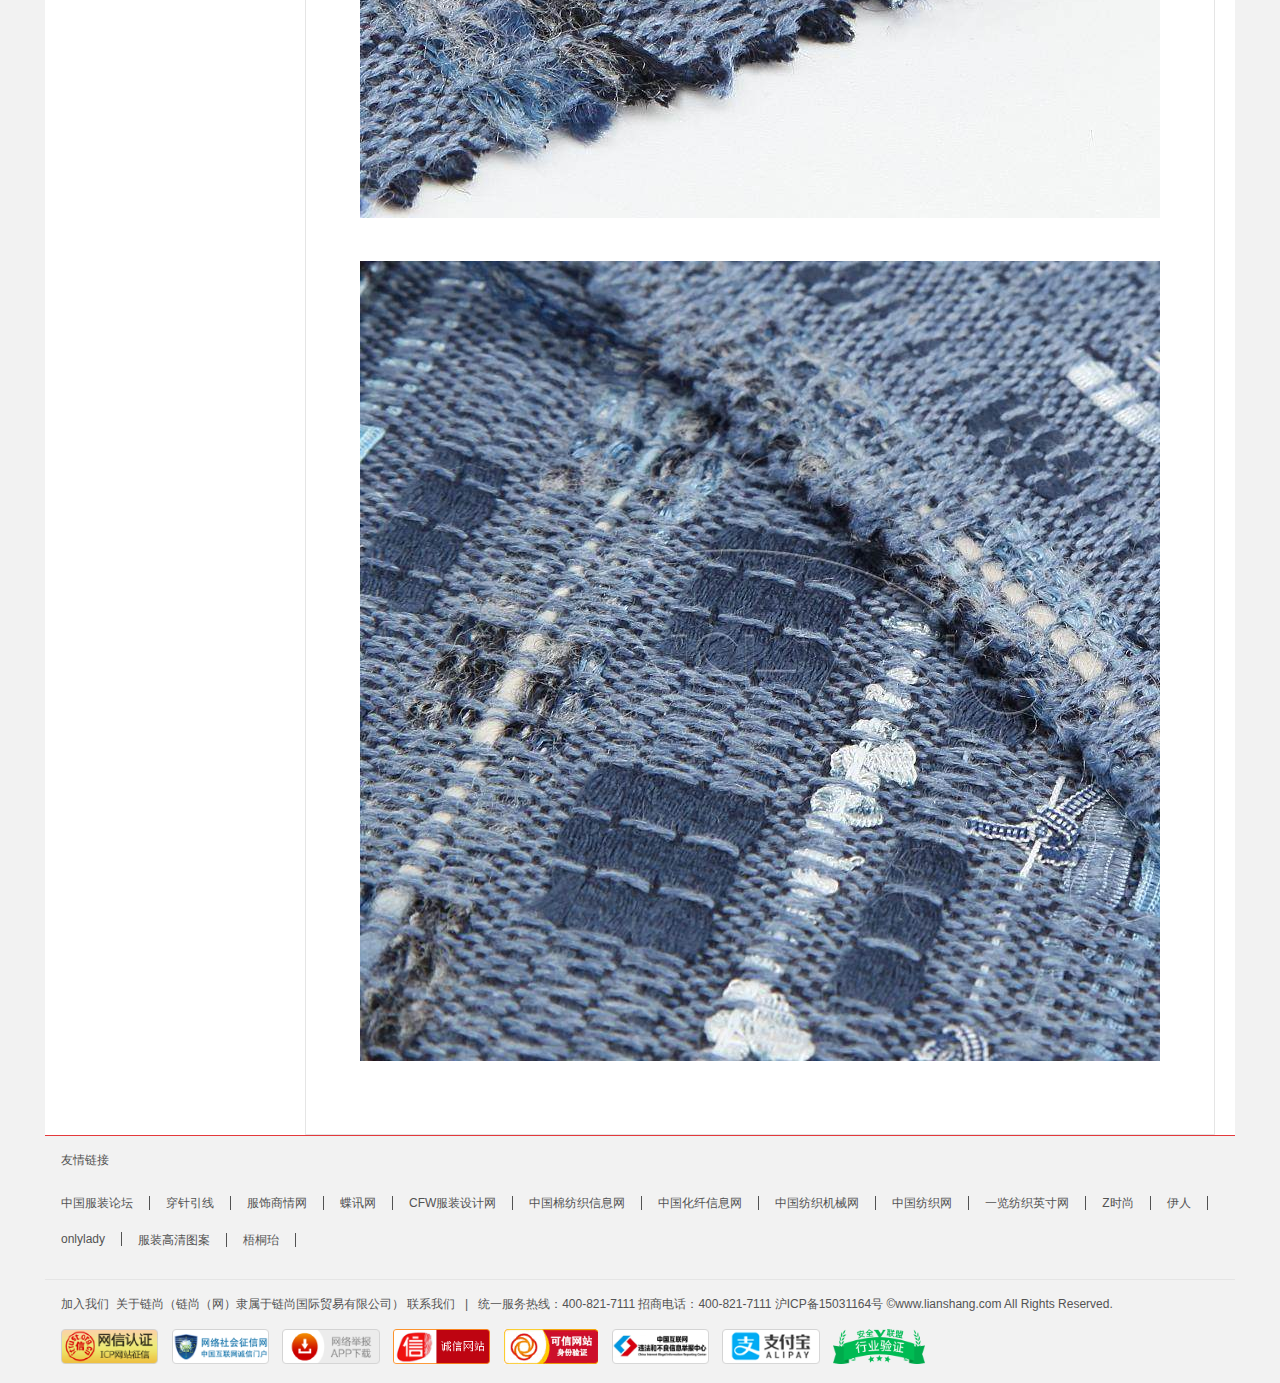
<file: 7detail/index.html>
<!DOCTYPE html>
<html>
<head lang="en">
    <meta charset="UTF-8">
    <title></title>
    <link rel="stylesheet" href="css/mycss.css"/>
</head>
<body>
<header id="top">
    <div id="top-box" class="clear">
        <img src="small-images/home.png">
        <ul id="topHead" class="lf">
            <li><a href="">链尚首页</a></li>
            <li><a href="">请登录</a></li>
            <li><a href="">注册</a></li>
        </ul>
        <div class="phone rt">
            <a href="">手机链尚</a>
            <span></span>
            <ul>
                <li>
                    <a href="">
                        <img src="small-images/app.buy.png">
                        <span>买家版APP下载</span>
                    </a>
                </li>
                <li>
                    <a href="">
                        <img src="small-images/app.sell.png">
                        <span>卖家版APP下载</span>
                    </a>
                </li>
            </ul>
        </div>
    </div>
</header>
<!--搜索框和logo-->
<div id="search" class="clear">
    <img class="lf" src="small-images/logo.png">
    <div id="search-box">
        <input type="search" id="mainSearch" placeholder="请输入搜索关键词"/><button id="btnsearch">搜索</button>
        <div id="buy-car">
            <a href="">
                <s></s>
                购物车
                <i></i>
            </a>
        </div>
    </div>
</div>
<!--主导航栏-->
<nav id="nav">
    <div id="guide" class="lf">
        <div>
            <span>商品导航</span>
            <ul id="ad-nav" class="lf">
                <li>
                    <div class="first_li">
                        <span></span>
                        <div>
                            <a href="">全棉</a>
                            <a href="">人造棉</a>
                            <a href="">牛奶丝</a>
                            <a href="">CVC</a>
                            <a href="">麻棉</a>
                            <a href="">竹节</a>
                            <a href="">亚麻</a>
                            <a href="">真丝</a>
                            <a href="">丝绒</a>
                        </div>
                    </div>
                    <div class="floor1">
                        <h5>主要成分</h5>
                        <a href="">棉纺</a> <a href="">化纤</a> <a href="">麻纺</a> <a href="">丝绸</a> <a href="">毛纺</a>
                        <a href="">其他</a>
                        <h5>面料结构</h5>
                        <a href="">梭织</a> <a href="">针织</a> <a href="">皮革|皮草</a> <a href="">非织造布</a>
                        <h5>主要工艺</h5>
                        <a href="">印花</a> <a href="">染色</a> <a href="">水洗</a> <a href="">水溶</a> <a href="">烂花/烧花</a>
                        <a href="">植绒</a> <a href="">烫金/烫图</a> <a href="">磨毛</a> <a href="">拉毛/拉绒</a>
                        <a href="">冲孔/切花</a>
                        <h5>主要用途</h5>
                        <a href="">衬衫</a> <a href="">西装</a> <a href="">运动服装</a> <a href="">T恤/POLO衫</a>
                        <a href="">外套/夹克</a> <a href="">针织衫/毛衣</a> <a href="">礼服/婚纱</a> <a href="">工装/制服</a>
                        <a href="">羽绒服/棉服</a>
                        <a href="">户外服装</a>
                        <h5>热门产品</h5>
                        <a href="">牛仔布</a> <a href="">罗马布</a> <a href="">空气层珠地布</a> <a href="">灯芯绒</a>
                        <a href="">麂皮绒</a>
                        <a href="">欧根纱</a> <a href="">顺毛呢</a> <a href="">仿记忆</a>
                    </div>
                </li>
                <li>
                    <div class="second_li">
                        <span></span>
                        <div>
                            <a href="">花边</a>
                            <a href="">织带</a>
                            <a href="">水钻</a>
                            <a href="">工字扣</a>
                            <a href="">绣章</a>
                            <a href="">松紧带</a>
                            <a href="">四合扣</a>
                            <a href="">粘合衬</a>
                            <a href="">纽扣</a>
                        </div>
                    </div>
                    <div class="floor2">
                        <h5>装饰类辅料</h5>
                        <a href="">花边</a> <a href="">珠片</a> <a href="">绣章</a> <a href="">吊钟</a> <a href="">流苏</a>
                        <a href="">气眼</a>
                        <h5>线/带/绳</h5>
                        <a href="">松紧带/橡筋</a> <a href="">罗纹带</a> <a href="">金银线</a> <a href="">背包带</a>
                        <h5>紧扣类辅料</h5>
                        <a href="">拉链</a> <a href="">工字扣</a> <a href="">牛角扣</a> <a href="">皮攀扣</a> <a href="">子母搭扣</a>
                        <a href="">D字扣</a> <a href="">四合扣</a> <a href="">裤扣</a> <a href="">包布扣</a>
                        <a href="">冲孔/切花</a>
                        <h5>衬/垫/填</h5>
                        <a href="">腰衬</a> <a href="">垫肩</a> <a href="">领衬</a> <a href="">胸垫/罩杯</a>
                        <a href="">牵条衬</a> <a href="">棉絮</a> <a href="">麻布衬</a> <a href="">化纤衬布</a>
                        <a href="">合成填料</a>
                        <a href="">无纺布</a>
                        <h5>配饰配件</h5>
                        <a href="">腰带/皮带</a> <a href="">围巾/披肩</a> <a href="">项链</a> <a href="">手链/脚链</a>
                        <a href="">头饰</a>
                        <a href="">腰链</a> <a href="">胸针</a>
                    </div>
                </li>
            </ul>
        </div>
    </div>
    <ul class="lf">
        <li><a href="">采购专区</a></li>
        <li><a href="">店铺特惠</a></li>
        <li><a href="">现货专区</a></li>
        <li><a href="">期货定制</a></li>
        <li><a href="">质量检测</a></li>
    </ul>
</nav>
<section>
    <div id="detailTop">
        <p>
            <a href="">首页&gt;</a>
            <span>商品</span>
        </p>
    </div>
    <div id="detail">
        <div class="lf">
            <img src="image/4016_1454578997004.jpg" alt=""/>
            <ul>
                <li><img src="image/4016_1454578997004(1).jpg" alt=""/></li>
                <li><img src="image/8830_1454579008126(1).jpg" alt=""/></li>
                <li><img src="image/198_1454579020224(1).jpg" alt=""/></li>
                <li><img src="image/9974_1454579030794(1).jpg" alt=""/></li>
            </ul>
        </div>

        <ul class="lf" id="detailInfo">
            <li>法国 提花 手工+传统工艺</li>
            <li>进口面料、条格、色彩柔和唯美、手感柔软</li>
            <li><p>价格：</p><div>¥ 228.00</div></li>
            <li><p>颜色：</p><div>灰色</div></li>
            <li><p>状态：</p><div>现货</div></li>
            <li><p>数量：</p><div><input type="number" min="0"/></div></li>
            <li><p>服务：</p><div>验布服务</div></li>
            <li><button>立即购买</button><button>加入购物车</button></li>
        </ul>
    </div>
    <div id="details" class="clear">
        <ul class="lf"><p>热门商品</p>
            <li>
                <dl>
                    <dt><img src="image/4686_1454574986696.jpg" alt=""/></dt>
                    <dd>法国 毛圈 多色</dd>
                    <dd>124.00/米</dd>
                </dl>
            </li>
            <li>
                <dl>
                    <dt><img src="image/4686_1454574986696.jpg" alt=""/></dt>
                    <dd>法国 毛圈 多色</dd>
                    <dd>124.00/米</dd>
                </dl>
            </li>
            <li>
                <dl>
                    <dt><img src="image/4686_1454574986696.jpg" alt=""/></dt>
                    <dd>法国 毛圈 多色</dd>
                    <dd>124.00/米</dd>
                </dl>
            </li>
            <li>
                <dl>
                    <dt><img src="image/4686_1454574986696.jpg" alt=""/></dt>
                    <dd>法国 毛圈 多色</dd>
                    <dd>124.00/米</dd>
                </dl>
            </li>
            <li>
                <dl>
                    <dt><img src="image/4686_1454574986696.jpg" alt=""/></dt>
                    <dd>法国 毛圈 多色</dd>
                    <dd>124.00/米</dd>
                </dl>
            </li>
            <li>
                <dl>
                    <dt><img src="image/4686_1454574986696.jpg" alt=""/></dt>
                    <dd>法国 毛圈 多色</dd>
                    <dd>124.00/米</dd>
                </dl>
            </li>
        </ul>
        <div class="rt">
            <p><span>商品详情</span></p>
            <ul class="clear">
                <li><span>商品编号:</span><span>121144604</span></li>
                <li><span>主要成分:</span><span>毛纺</span></li>
                <li><span>门幅:</span><span>150 厘米</span></li>
                <li><span>上架时间:</span><span>2016-02-04</span></li>
                <li><span>产地:</span><span>巴黎</span></li>
            </ul>
            <div>
                <img src="image/5499_1454579369566.jpg" alt=""/>
                <img src="image/142_1454579432266.jpg" alt=""/>
                <img src="image/8065_1454579448197.jpg" alt=""/>
                <img src="image/1270_1454579466425.jpg" alt=""/>
            </div>
        </div>
    </div>
</section>
<!--页面底部-->
<footer id="footer">
    <p>友情链接</p>
    <ul class="clear">
        <li><a href="">中国服装论坛</a></li>
        <li><a href="">穿针引线</a></li>
        <li><a href="">服饰商情网</a></li>
        <li><a href="">蝶讯网</a></li>
        <li><a href="">CFW服装设计网</a></li>
        <li><a href="">中国棉纺织信息网</a></li>
        <li><a href="">中国化纤信息网</a></li>
        <li><a href="">中国纺织机械网</a></li>
        <li><a href="">中国纺织网</a></li>
        <li><a href="">一览纺织英寸网</a></li>
        <li><a href="">Z时尚</a></li>
        <li><a href="">伊人</a></li>
        <li><a href="">onlylady</a></li>
        <li><a href="">服装高清图案</a></li>
        <li><a href="">梧桐珆</a></li>
    </ul>
    <p><a href="">加入我们&nbsp; 关于链尚（链尚（网）隶属于链尚国际贸易有限公司） 联系我们&nbsp;&nbsp; |&nbsp;&nbsp; </a>
        统一服务热线：400-821-7111 招商电话：400-821-7111 沪ICP备15031164号 ©www.lianshang.com     All Rights Reserved.</p>
    <p>
        <a href=""><img src="image/footer4.png"></a>
        <a href=""><img src="image/footer3.png"></a>
        <a href=""><img src="image/footer2.png"></a>
        <a href=""><img src="image/cert.png"></a>
        <a href=""><img src="image/cnnic.png"></a>
        <a href=""><img src="image/footer1.png"></a>
        <a href=""><img src="image/footer5.png"></a>
        <a href=""><img src="image/real-name-2017.png"></a>
    </p>
</footer>
<!--固定部分-->
<div id="fix">
    <a href=""><s></s>欢迎咨询链尚</a>
</div>
</body>
</html>
</file>
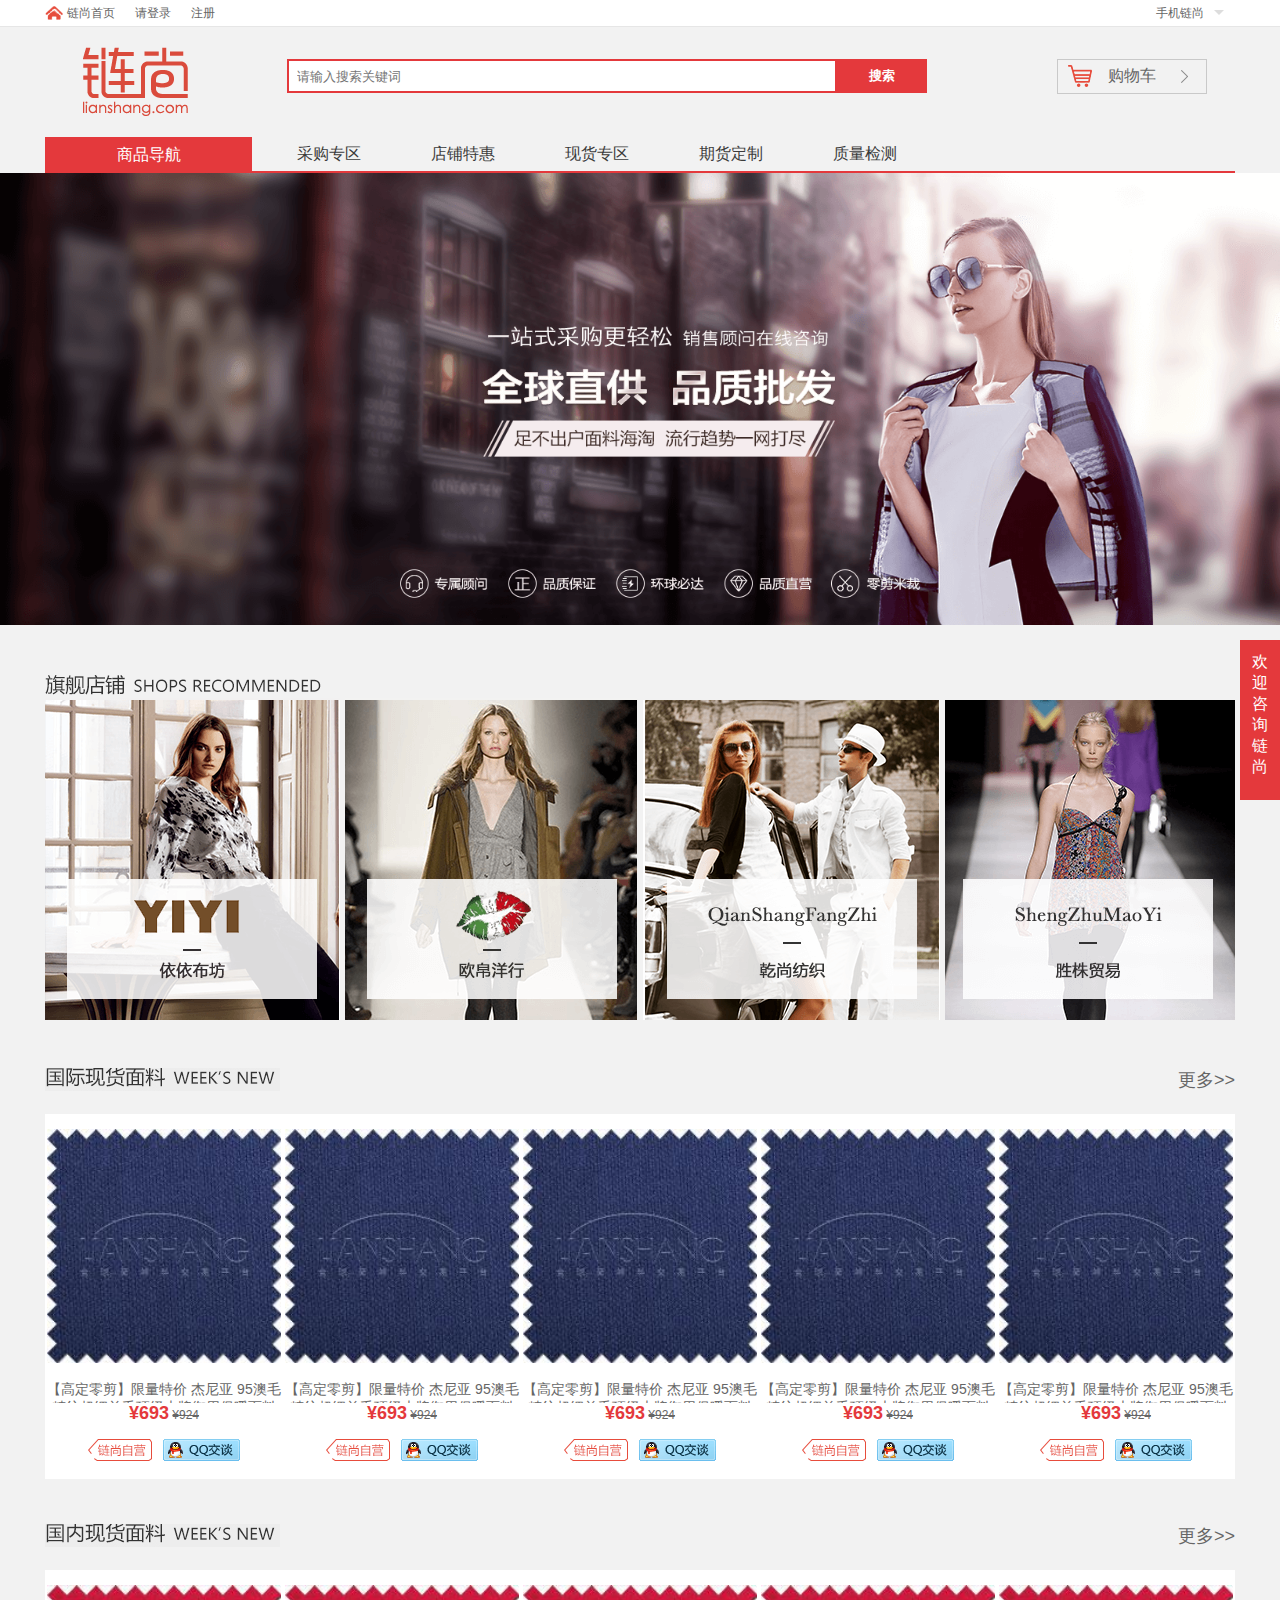
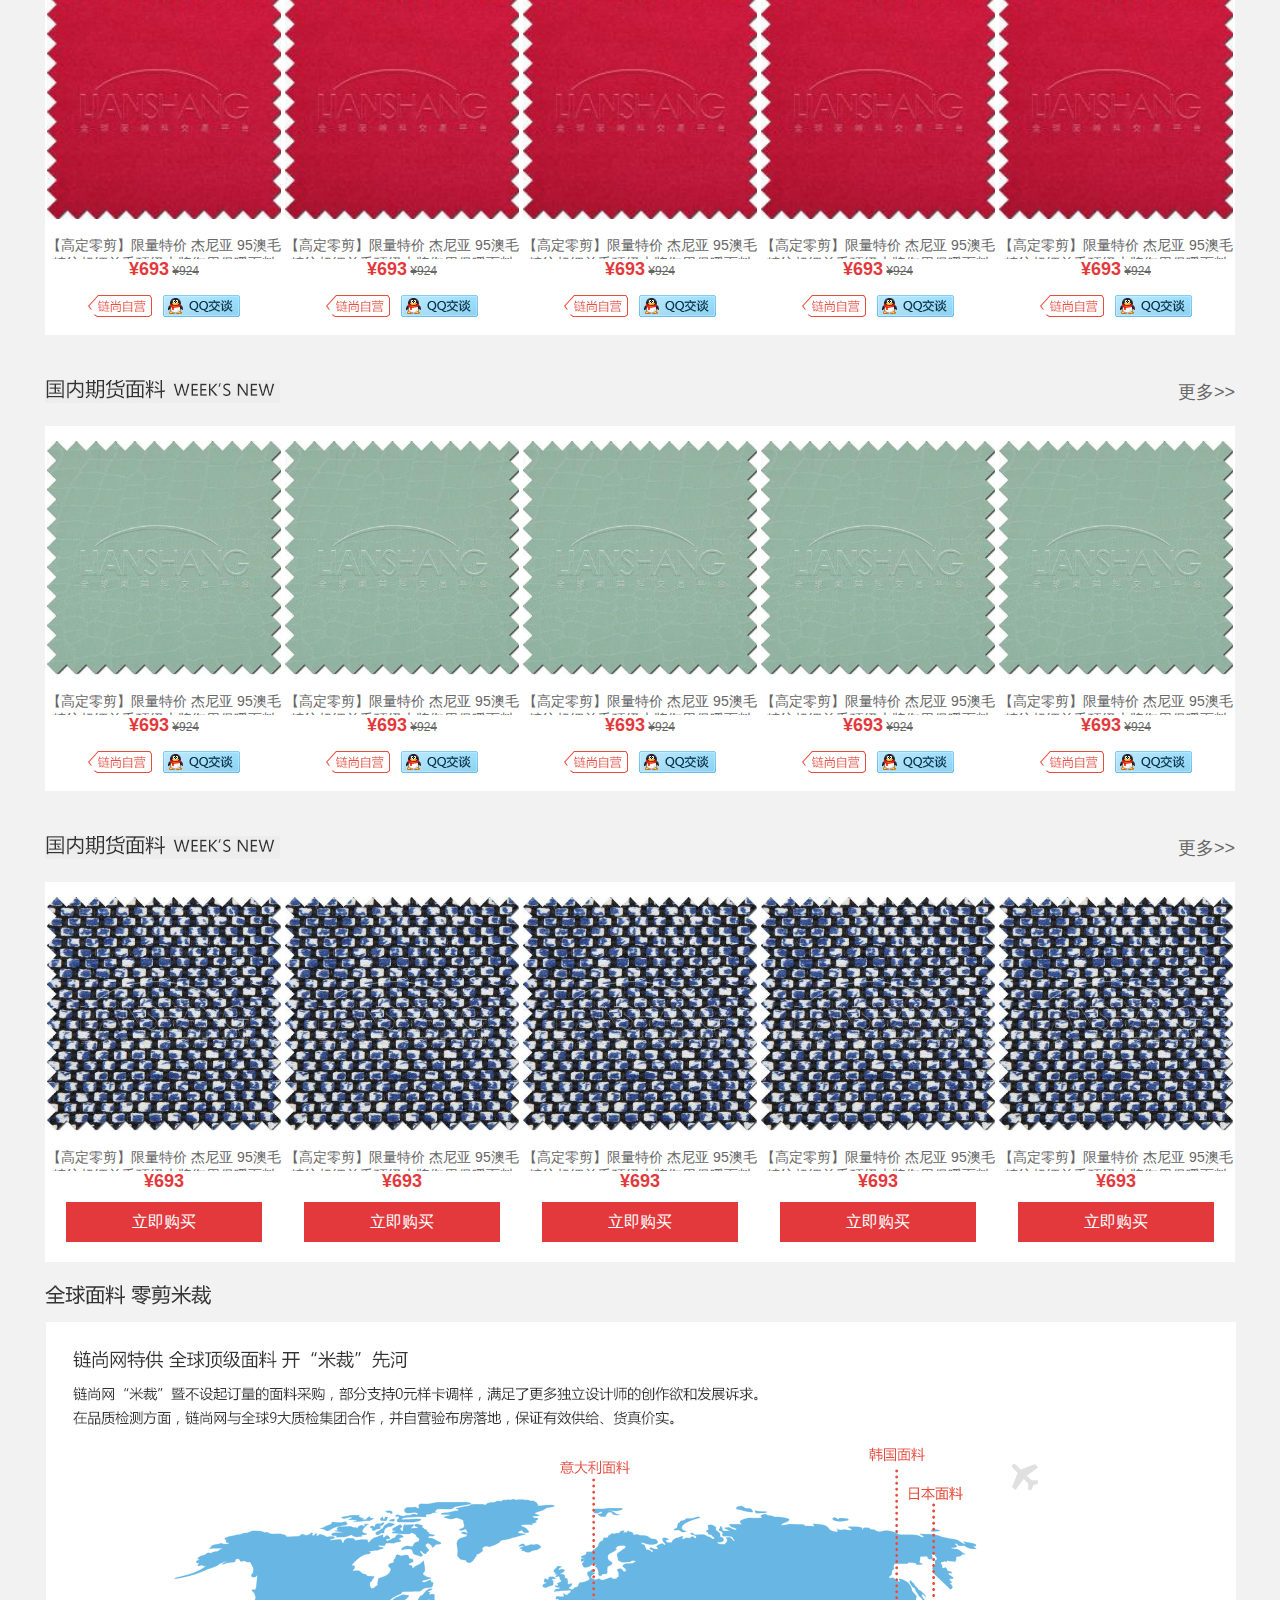
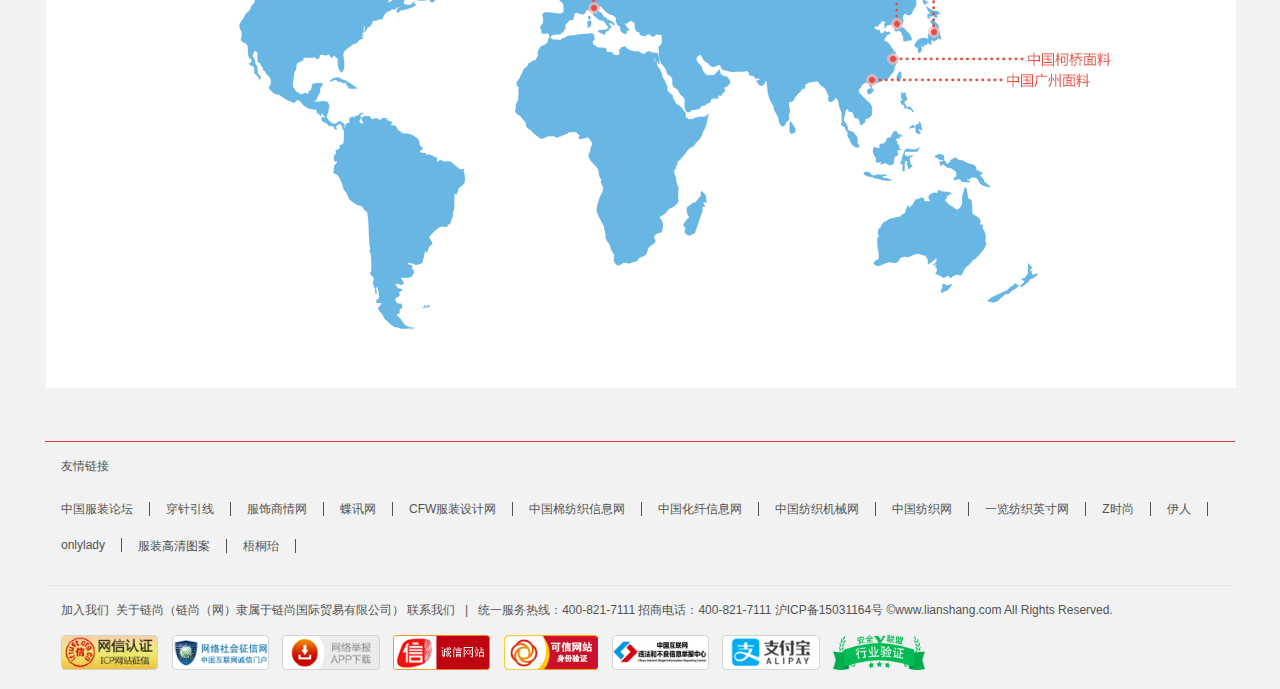
<file: 2youhui/discount.html>
<!DOCTYPE html>
<html>
<head lang="en">
    <meta charset="UTF-8">
    <title></title>
    <link rel="stylesheet" href="css/mycss.css"/>
</head>
<body>
<header id="top">
    <div id="top-box" class="clear">
        <img src="small-images/home.png">
        <ul id="topHead" class="lf">
            <li><a href="">链尚首页</a></li>
            <li><a href="">请登录</a></li>
            <li><a href="">注册</a></li>
        </ul>
        <div class="phone rt">
            <a href="">手机链尚</a>
            <span></span>
            <ul>
                <li>
                    <a href="">
                        <img src="small-images/app.buy.png">
                        <span>买家版APP下载</span>
                    </a>
                </li>
                <li>
                    <a href="">
                        <img src="small-images/app.sell.png">
                        <span>卖家版APP下载</span>
                    </a>
                </li>
            </ul>
        </div>
    </div>
</header>
<!--搜索框和logo-->
<div id="search" class="clear">
    <img class="lf" src="small-images/logo.png">
    <div id="search-box">
        <input type="search" id="mainSearch" placeholder="请输入搜索关键词"/><button id="btnsearch">搜索</button>
        <div id="buy-car">
            <a href="">
                <s></s>
                购物车
                <i></i>
            </a>
        </div>
    </div>
</div>
<!--主导航栏-->
<nav id="nav">
    <div id="guide" class="lf">
        <div>
            <span>商品导航</span>
            <ul id="ad-nav" class="lf">
                <li>
                    <div class="first_li">
                        <span></span>
                        <div>
                            <a href="">全棉</a>
                            <a href="">人造棉</a>
                            <a href="">牛奶丝</a>
                            <a href="">CVC</a>
                            <a href="">麻棉</a>
                            <a href="">竹节</a>
                            <a href="">亚麻</a>
                            <a href="">真丝</a>
                            <a href="">丝绒</a>
                        </div>
                    </div>
                    <div class="floor1">
                        <h5>主要成分</h5>
                        <a href="">棉纺</a> <a href="">化纤</a> <a href="">麻纺</a> <a href="">丝绸</a> <a href="">毛纺</a>
                        <a href="">其他</a>
                        <h5>面料结构</h5>
                        <a href="">梭织</a> <a href="">针织</a> <a href="">皮革|皮草</a> <a href="">非织造布</a>
                        <h5>主要工艺</h5>
                        <a href="">印花</a> <a href="">染色</a> <a href="">水洗</a> <a href="">水溶</a> <a href="">烂花/烧花</a>
                        <a href="">植绒</a> <a href="">烫金/烫图</a> <a href="">磨毛</a> <a href="">拉毛/拉绒</a>
                        <a href="">冲孔/切花</a>
                        <h5>主要用途</h5>
                        <a href="">衬衫</a> <a href="">西装</a> <a href="">运动服装</a> <a href="">T恤/POLO衫</a>
                        <a href="">外套/夹克</a> <a href="">针织衫/毛衣</a> <a href="">礼服/婚纱</a> <a href="">工装/制服</a>
                        <a href="">羽绒服/棉服</a>
                        <a href="">户外服装</a>
                        <h5>热门产品</h5>
                        <a href="">牛仔布</a> <a href="">罗马布</a> <a href="">空气层珠地布</a> <a href="">灯芯绒</a>
                        <a href="">麂皮绒</a>
                        <a href="">欧根纱</a> <a href="">顺毛呢</a> <a href="">仿记忆</a>
                    </div>
                </li>
                <li>
                    <div class="second_li">
                        <span></span>
                        <div>
                            <a href="">花边</a>
                            <a href="">织带</a>
                            <a href="">水钻</a>
                            <a href="">工字扣</a>
                            <a href="">绣章</a>
                            <a href="">松紧带</a>
                            <a href="">四合扣</a>
                            <a href="">粘合衬</a>
                            <a href="">纽扣</a>
                        </div>
                    </div>
                    <div class="floor2">
                        <h5>装饰类辅料</h5>
                        <a href="">花边</a> <a href="">珠片</a> <a href="">绣章</a> <a href="">吊钟</a> <a href="">流苏</a>
                        <a href="">气眼</a>
                        <h5>线/带/绳</h5>
                        <a href="">松紧带/橡筋</a> <a href="">罗纹带</a> <a href="">金银线</a> <a href="">背包带</a>
                        <h5>紧扣类辅料</h5>
                        <a href="">拉链</a> <a href="">工字扣</a> <a href="">牛角扣</a> <a href="">皮攀扣</a> <a href="">子母搭扣</a>
                        <a href="">D字扣</a> <a href="">四合扣</a> <a href="">裤扣</a> <a href="">包布扣</a>
                        <a href="">冲孔/切花</a>
                        <h5>衬/垫/填</h5>
                        <a href="">腰衬</a> <a href="">垫肩</a> <a href="">领衬</a> <a href="">胸垫/罩杯</a>
                        <a href="">牵条衬</a> <a href="">棉絮</a> <a href="">麻布衬</a> <a href="">化纤衬布</a>
                        <a href="">合成填料</a>
                        <a href="">无纺布</a>
                        <h5>配饰配件</h5>
                        <a href="">腰带/皮带</a> <a href="">围巾/披肩</a> <a href="">项链</a> <a href="">手链/脚链</a>
                        <a href="">头饰</a>
                        <a href="">腰链</a> <a href="">胸针</a>
                    </div>
                </li>
            </ul>
        </div>
    </div>
    <ul class="lf">
        <li><a href="">采购专区</a></li>
        <li><a href="">店铺特惠</a></li>
        <li><a href="">现货专区</a></li>
        <li><a href="">期货定制</a></li>
        <li><a href="">质量检测</a></li>
    </ul>
</nav>
<!--banner部分-->
<div id="main-img">
    <img src="image/shoplimit_01.png" >
</div>
<div id="shop-brand">
    <img src="image/shoplimit_03.png" alt=""/>
    <ul>
        <li><a href=""><img src="image/shoplimit_04.png"></a></li>
        <li><a href=""><img src="image/shoplimit_05.png"></a></li>
        <li><a href=""><img src="image/shoplimit_06.png"></a></li>
        <li><a href=""><img src="image/shoplimit_07.png"></a></li>
    </ul>
</div>
<div class="small-floor">
    <img src="image/internationalSpot.jpg" alt=""/>
    <span class="rt"><a href="">更多&gt;&gt;</a></span>
    <ul class="small">
        <li><a href=""><img src="image/794_1453718868448.jpg" alt=""/>
            <p>【高定零剪】限量特价 杰尼亚 95澳毛精纺超细羊毛顶级大牌御用保暖面料 意大利进口现货 年底大促</p>
            <span class="item-price">¥693</span>
            <span class="origin-price"><s>¥924</s></span>
            <div >
                <img src="image/shoplimit_02.png" alt=""/>
                <img src="image/pa.jpg" alt=""/>
            </div>
            </a>
        </li>
        <li><a href=""><img src="image/794_1453718868448.jpg" alt=""/>
            <p>【高定零剪】限量特价 杰尼亚 95澳毛精纺超细羊毛顶级大牌御用保暖面料 意大利进口现货 年底大促</p>
            <span class="item-price">¥693</span>
            <span class="origin-price"><s>¥924</s></span>
            <div >
                <img src="image/shoplimit_02.png" alt=""/>
                <img src="image/pa.jpg" alt=""/>
            </div>
            </a>
        </li>
        <li><a href=""><img src="image/794_1453718868448.jpg" alt=""/>
            <p>【高定零剪】限量特价 杰尼亚 95澳毛精纺超细羊毛顶级大牌御用保暖面料 意大利进口现货 年底大促</p>
            <span class="item-price">¥693</span>
            <span class="origin-price"><s>¥924</s></span>
            <div >
                <img src="image/shoplimit_02.png" alt=""/>
                <img src="image/pa.jpg" alt=""/>
            </div>
            </a>
        </li>
        <li><a href=""><img src="image/794_1453718868448.jpg" alt=""/>
            <p>【高定零剪】限量特价 杰尼亚 95澳毛精纺超细羊毛顶级大牌御用保暖面料 意大利进口现货 年底大促</p>
            <span class="item-price">¥693</span>
            <span class="origin-price"><s>¥924</s></span>
            <div >
                <img src="image/shoplimit_02.png" alt=""/>
                <img src="image/pa.jpg" alt=""/>
            </div>
            </a>
        </li>
        <li><a href=""><img src="image/794_1453718868448.jpg" alt=""/>
            <p>【高定零剪】限量特价 杰尼亚 95澳毛精纺超细羊毛顶级大牌御用保暖面料 意大利进口现货 年底大促</p>
            <span class="item-price">¥693</span>
            <span class="origin-price"><s>¥924</s></span>
            <div >
                <img src="image/shoplimit_02.png" alt=""/>
                <img src="image/pa.jpg" alt=""/>
            </div>
            </a>
        </li>
    </ul>
</div>
<div class="small-floor">
    <img src="image/nationalSpot.jpg" alt=""/>
    <span class="rt"><a href="">更多&gt;&gt;</a></span>
    <ul class="small">
        <li><a href=""><img src="image/9591_1453718695245.jpg" alt=""/>
            <p>【高定零剪】限量特价 杰尼亚 95澳毛精纺超细羊毛顶级大牌御用保暖面料 意大利进口现货 年底大促</p>
            <span class="item-price">¥693</span>
            <span class="origin-price"><s>¥924</s></span>
            <div >
                <img src="image/shoplimit_02.png" alt=""/>
                <img src="image/pa.jpg" alt=""/>
            </div>
            </a>
        </li>
        <li><a href=""><img src="image/9591_1453718695245.jpg" alt=""/>
            <p>【高定零剪】限量特价 杰尼亚 95澳毛精纺超细羊毛顶级大牌御用保暖面料 意大利进口现货 年底大促</p>
            <span class="item-price">¥693</span>
            <span class="origin-price"><s>¥924</s></span>
            <div >
                <img src="image/shoplimit_02.png" alt=""/>
                <img src="image/pa.jpg" alt=""/>
            </div>
            </a>
        </li>
        <li><a href=""><img src="image/9591_1453718695245.jpg" alt=""/>
            <p>【高定零剪】限量特价 杰尼亚 95澳毛精纺超细羊毛顶级大牌御用保暖面料 意大利进口现货 年底大促</p>
            <span class="item-price">¥693</span>
            <span class="origin-price"><s>¥924</s></span>
            <div >
                <img src="image/shoplimit_02.png" alt=""/>
                <img src="image/pa.jpg" alt=""/>
            </div>
            </a>
        </li>
        <li><a href=""><img src="image/9591_1453718695245.jpg" alt=""/>
            <p>【高定零剪】限量特价 杰尼亚 95澳毛精纺超细羊毛顶级大牌御用保暖面料 意大利进口现货 年底大促</p>
            <span class="item-price">¥693</span>
            <span class="origin-price"><s>¥924</s></span>
            <div >
                <img src="image/shoplimit_02.png" alt=""/>
                <img src="image/pa.jpg" alt=""/>
            </div>
            </a>
        </li>
        <li><a href=""><img src="image/9591_1453718695245.jpg" alt=""/>
            <p>【高定零剪】限量特价 杰尼亚 95澳毛精纺超细羊毛顶级大牌御用保暖面料 意大利进口现货 年底大促</p>
            <span class="item-price">¥693</span>
            <span class="origin-price"><s>¥924</s></span>
            <div >
                <img src="image/shoplimit_02.png" alt=""/>
                <img src="image/pa.jpg" alt=""/>
            </div>
            </a>
        </li>
    </ul>
</div>
<div class="small-floor">
    <img src="image/nationalFuture.jpg" alt=""/>
    <span class="rt"><a href="">更多&gt;&gt;</a></span>
    <ul class="small">
        <li><a href=""><img src="image/8379_1483012039921.jpg" alt=""/>
            <p>【高定零剪】限量特价 杰尼亚 95澳毛精纺超细羊毛顶级大牌御用保暖面料 意大利进口现货 年底大促</p>
            <span class="item-price">¥693</span>
            <span class="origin-price"><s>¥924</s></span>
            <div >
                <img src="image/shoplimit_02.png" alt=""/>
                <img src="image/pa.jpg" alt=""/>
            </div>
        </a>
        </li>
        <li><a href=""><img src="image/8379_1483012039921.jpg" alt=""/>
            <p>【高定零剪】限量特价 杰尼亚 95澳毛精纺超细羊毛顶级大牌御用保暖面料 意大利进口现货 年底大促</p>
            <span class="item-price">¥693</span>
            <span class="origin-price"><s>¥924</s></span>
            <div >
                <img src="image/shoplimit_02.png" alt=""/>
                <img src="image/pa.jpg" alt=""/>
            </div>
        </a>
        </li>
        <li><a href=""><img src="image/8379_1483012039921.jpg" alt=""/>
            <p>【高定零剪】限量特价 杰尼亚 95澳毛精纺超细羊毛顶级大牌御用保暖面料 意大利进口现货 年底大促</p>
            <span class="item-price">¥693</span>
            <span class="origin-price"><s>¥924</s></span>
            <div >
                <img src="image/shoplimit_02.png" alt=""/>
                <img src="image/pa.jpg" alt=""/>
            </div>
        </a>
        </li>
        <li><a href=""><img src="image/8379_1483012039921.jpg" alt=""/>
            <p>【高定零剪】限量特价 杰尼亚 95澳毛精纺超细羊毛顶级大牌御用保暖面料 意大利进口现货 年底大促</p>
            <span class="item-price">¥693</span>
            <span class="origin-price"><s>¥924</s></span>
            <div >
                <img src="image/shoplimit_02.png" alt=""/>
                <img src="image/pa.jpg" alt=""/>
            </div>
        </a>
        </li>
        <li><a href=""><img src="image/8379_1483012039921.jpg" alt=""/>
            <p>【高定零剪】限量特价 杰尼亚 95澳毛精纺超细羊毛顶级大牌御用保暖面料 意大利进口现货 年底大促</p>
            <span class="item-price">¥693</span>
            <span class="origin-price"><s>¥924</s></span>
            <div >
                <img src="image/shoplimit_02.png" alt=""/>
                <img src="image/pa.jpg" alt=""/>
            </div>
        </a>
        </li>
    </ul>
</div>
<div class="small-floor">
    <img src="image/nationalFuture.jpg" alt=""/>
    <span class="rt"><a href="">更多&gt;&gt;</a></span>
    <ul class="small">
        <li><a href=""><img src="image/1122_1453718763910.jpg" alt=""/>
            <p>【高定零剪】限量特价 杰尼亚 95澳毛精纺超细羊毛顶级大牌御用保暖面料 意大利进口现货 年底大促</p>
            <span class="item-price">¥693</span>
            <div class="btnBuy">立即购买</div>
            </a>
        </li>
        <li><a href=""><img src="image/1122_1453718763910.jpg" alt=""/>
            <p>【高定零剪】限量特价 杰尼亚 95澳毛精纺超细羊毛顶级大牌御用保暖面料 意大利进口现货 年底大促</p>
            <span class="item-price">¥693</span>
            <div class="btnBuy">立即购买</div>
            </a>
        </li>
        <li><a href=""><img src="image/1122_1453718763910.jpg" alt=""/>
            <p>【高定零剪】限量特价 杰尼亚 95澳毛精纺超细羊毛顶级大牌御用保暖面料 意大利进口现货 年底大促</p>
            <span class="item-price">¥693</span>
            <div class="btnBuy">立即购买</div>
            </a>
        </li>
        <li><a href=""><img src="image/1122_1453718763910.jpg" alt=""/>
            <p>【高定零剪】限量特价 杰尼亚 95澳毛精纺超细羊毛顶级大牌御用保暖面料 意大利进口现货 年底大促</p>
            <span class="item-price">¥693</span>
            <div class="btnBuy">立即购买</div>
            </a>
        </li>
        <li><a href=""><img src="image/1122_1453718763910.jpg" alt=""/>
            <p>【高定零剪】限量特价 杰尼亚 95澳毛精纺超细羊毛顶级大牌御用保暖面料 意大利进口现货 年底大促</p>
            <span class="item-price">¥693</span>
            <div class="btnBuy">立即购买</div>
            </a>
        </li>
    </ul>
</div>
<div class="global">
    <img src="image/shoplimit_20.png" alt=""/>
    <img src="image/shoplimit_21.png" alt=""/>
</div>
<!--页面底部-->
<footer id="footer">
    <p>友情链接</p>
    <ul class="clear">
        <li><a href="">中国服装论坛</a></li>
        <li><a href="">穿针引线</a></li>
        <li><a href="">服饰商情网</a></li>
        <li><a href="">蝶讯网</a></li>
        <li><a href="">CFW服装设计网</a></li>
        <li><a href="">中国棉纺织信息网</a></li>
        <li><a href="">中国化纤信息网</a></li>
        <li><a href="">中国纺织机械网</a></li>
        <li><a href="">中国纺织网</a></li>
        <li><a href="">一览纺织英寸网</a></li>
        <li><a href="">Z时尚</a></li>
        <li><a href="">伊人</a></li>
        <li><a href="">onlylady</a></li>
        <li><a href="">服装高清图案</a></li>
        <li><a href="">梧桐珆</a></li>
    </ul>
    <p><a href="">加入我们&nbsp; 关于链尚（链尚（网）隶属于链尚国际贸易有限公司） 联系我们&nbsp;&nbsp; |&nbsp;&nbsp; </a>
        统一服务热线：400-821-7111 招商电话：400-821-7111 沪ICP备15031164号 ©www.lianshang.com     All Rights Reserved.</p>
    <p>
        <a href=""><img src="image/footer4.png"></a>
        <a href=""><img src="image/footer3.png"></a>
        <a href=""><img src="image/footer2.png"></a>
        <a href=""><img src="image/cert.png"></a>
        <a href=""><img src="image/cnnic.png"></a>
        <a href=""><img src="image/footer1.png"></a>
        <a href=""><img src="image/footer5.png"></a>
        <a href=""><img src="image/real-name-2017.png"></a>
    </p>
</footer>
<!--固定部分-->
<div id="fix">
    <a href=""><s></s>欢迎咨询链尚</a>
</div>
<script src="../public-JS/jquery-1.11.3.js"></script>
<script src="../public-JS/loginaft.js"></script>
</body>
</html>
</file>
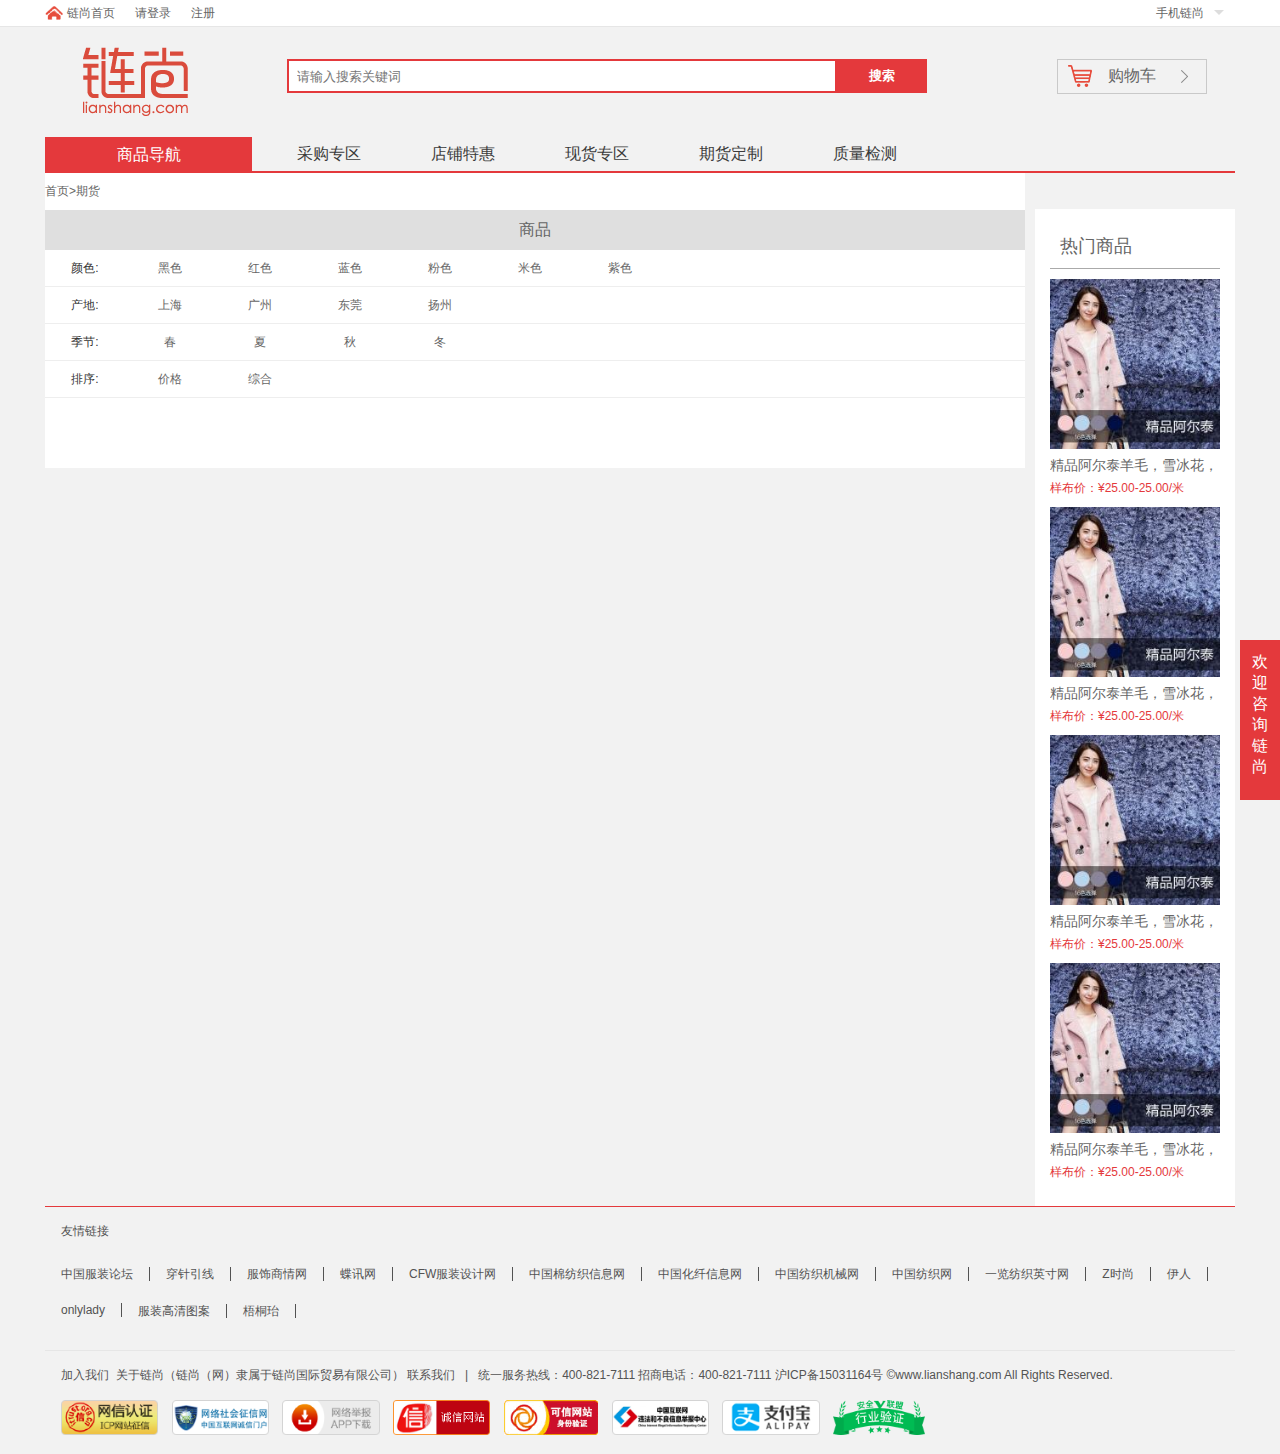
<file: 3search/search.html>
<!DOCTYPE html>
<html>
<head lang="en">
    <meta charset="UTF-8">
    <title></title>
    <link rel="stylesheet" href="css/mycss.css"/>
</head>
<body>
<header id="top">
    <div id="top-box" class="clear">
        <img src="small-images/home.png">
        <ul id="topHead" class="lf">
            <li><a href="">链尚首页</a></li>
            <li><a href="../4login/index.html">请登录</a></li>
            <li><a href="../6register/index.html">注册</a></li>
        </ul>
        <div class="phone rt">
            <a href="">手机链尚</a>
            <span></span>
            <ul>
                <li>
                    <a href="">
                        <img src="small-images/app.buy.png">
                        <span>买家版APP下载</span>
                    </a>
                </li>
                <li>
                    <a href="">
                        <img src="small-images/app.sell.png">
                        <span>卖家版APP下载</span>
                    </a>
                </li>
            </ul>
        </div>
    </div>
</header>
<!--搜索框和logo-->
<div id="search" class="clear">
    <img class="lf" src="small-images/logo.png">
    <div id="search-box">
        <input type="search" id="mainSearch" placeholder="请输入搜索关键词"/><button id="btnsearch">搜索</button>
        <div id="buy-car">
            <a href="">
                <s></s>
                购物车
                <i></i>
            </a>
        </div>
    </div>
</div>
<!--主导航栏-->
<nav id="nav">
    <div id="guide" class="lf">
        <div>
            <span>商品导航</span>
            <ul id="ad-nav" class="lf">
                <li>
                    <div class="first_li">
                        <span></span>
                        <div>
                            <a href="">全棉</a>
                            <a href="">人造棉</a>
                            <a href="">牛奶丝</a>
                            <a href="">CVC</a>
                            <a href="">麻棉</a>
                            <a href="">竹节</a>
                            <a href="">亚麻</a>
                            <a href="">真丝</a>
                            <a href="">丝绒</a>
                        </div>
                    </div>
                    <div class="floor1">
                        <h5>主要成分</h5>
                        <a href="">棉纺</a> <a href="">化纤</a> <a href="">麻纺</a> <a href="">丝绸</a> <a href="">毛纺</a>
                        <a href="">其他</a>
                        <h5>面料结构</h5>
                        <a href="">梭织</a> <a href="">针织</a> <a href="">皮革|皮草</a> <a href="">非织造布</a>
                        <h5>主要工艺</h5>
                        <a href="">印花</a> <a href="">染色</a> <a href="">水洗</a> <a href="">水溶</a> <a href="">烂花/烧花</a>
                        <a href="">植绒</a> <a href="">烫金/烫图</a> <a href="">磨毛</a> <a href="">拉毛/拉绒</a>
                        <a href="">冲孔/切花</a>
                        <h5>主要用途</h5>
                        <a href="">衬衫</a> <a href="">西装</a> <a href="">运动服装</a> <a href="">T恤/POLO衫</a>
                        <a href="">外套/夹克</a> <a href="">针织衫/毛衣</a> <a href="">礼服/婚纱</a> <a href="">工装/制服</a>
                        <a href="">羽绒服/棉服</a>
                        <a href="">户外服装</a>
                        <h5>热门产品</h5>
                        <a href="">牛仔布</a> <a href="">罗马布</a> <a href="">空气层珠地布</a> <a href="">灯芯绒</a>
                        <a href="">麂皮绒</a>
                        <a href="">欧根纱</a> <a href="">顺毛呢</a> <a href="">仿记忆</a>
                    </div>
                </li>
                <li>
                    <div class="second_li">
                        <span></span>
                        <div>
                            <a href="">花边</a>
                            <a href="">织带</a>
                            <a href="">水钻</a>
                            <a href="">工字扣</a>
                            <a href="">绣章</a>
                            <a href="">松紧带</a>
                            <a href="">四合扣</a>
                            <a href="">粘合衬</a>
                            <a href="">纽扣</a>
                        </div>
                    </div>
                    <div class="floor2">
                        <h5>装饰类辅料</h5>
                        <a href="">花边</a> <a href="">珠片</a> <a href="">绣章</a> <a href="">吊钟</a> <a href="">流苏</a>
                        <a href="">气眼</a>
                        <h5>线/带/绳</h5>
                        <a href="">松紧带/橡筋</a> <a href="">罗纹带</a> <a href="">金银线</a> <a href="">背包带</a>
                        <h5>紧扣类辅料</h5>
                        <a href="">拉链</a> <a href="">工字扣</a> <a href="">牛角扣</a> <a href="">皮攀扣</a> <a href="">子母搭扣</a>
                        <a href="">D字扣</a> <a href="">四合扣</a> <a href="">裤扣</a> <a href="">包布扣</a>
                        <a href="">冲孔/切花</a>
                        <h5>衬/垫/填</h5>
                        <a href="">腰衬</a> <a href="">垫肩</a> <a href="">领衬</a> <a href="">胸垫/罩杯</a>
                        <a href="">牵条衬</a> <a href="">棉絮</a> <a href="">麻布衬</a> <a href="">化纤衬布</a>
                        <a href="">合成填料</a>
                        <a href="">无纺布</a>
                        <h5>配饰配件</h5>
                        <a href="">腰带/皮带</a> <a href="">围巾/披肩</a> <a href="">项链</a> <a href="">手链/脚链</a>
                        <a href="">头饰</a>
                        <a href="">腰链</a> <a href="">胸针</a>
                    </div>
                </li>
            </ul>
        </div>
    </div>
    <ul class="lf">
        <li><a href="">采购专区</a></li>
        <li><a href="">店铺特惠</a></li>
        <li><a href="">现货专区</a></li>
        <li><a href="">期货定制</a></li>
        <li><a href="">质量检测</a></li>
    </ul>
</nav>
<section class="clear">
    <div id="banner" class="lf">
        <p><a href="">首页</a><span>&gt;期货</span></p>
        <div class="title">商品</div>
        <div id="titleList" class="clear">
            <span class="lf">颜色:</span>
            <ul id="colorSty" class="lf">
                <li>黑色</li>
                <li>红色</li>
                <li>蓝色</li>
                <li>粉色</li>
                <li>米色</li>
                <li>紫色</li>
            </ul>
            <span class="lf">产地:</span>
            <ul id="placeSty" class="lf">
                <li>上海</li>
                <li>广州</li>
                <li>东莞</li>
                <li>扬州</li>
            </ul>
            <span class="lf">季节:</span>
            <ul id="seasonSty" class="lf">
                <li>春</li>
                <li>夏</li>
                <li>秋</li>
                <li>冬</li>
            </ul>
            <span class="lf">排序:</span>
            <ul id="orderby" class="lf">
                <li>价格</li>
                <li>综合</li>
            </ul>

        </div>
        <div id="shopDetails">
            <ul class="clear">
                <!--<li>-->
                    <!--<a href="">-->
                        <!--<img src="image/3379_1496808327226.jpg" alt=""/>-->
                    <!--</a>-->
                    <!--<p>¥0.28元</p>-->
                    <!--<h3>多色期货电镀休闲金属其它紧扣类辅料</h3>-->
                    <!--<h4>磐安华鑫五金厂</h4>-->
                    <!--<a href="">购买</a>-->
                    <!--<a href="">收藏</a>-->
                <!--</li>-->
            </ul>
            <div id="page">
                <ul class="rt">
                    <li><a class="active" href="">1</a></li>
                    <li><a class="noactive" href="">2</a></li>
                    <li><a class="noactive" href="">3</a></li>
                </ul>
            </div>
        </div>
    </div>
    <div id="rightList" class="rt">
        <h2>热门商品</h2>
        <ul>
            <li>
                <a href=""><img src="image/5156_1479352751556.jpg" alt=""/></a>
                <p>精品阿尔泰羊毛，雪冰花，澳羊毛，水波纹羊毛，新西兰羊毛</p>
                <h4>样布价：¥25.00-25.00/米</h4>
            </li>
            <li>
                <a href=""><img src="image/5156_1479352751556.jpg" alt=""/></a>
                <p>精品阿尔泰羊毛，雪冰花，澳羊毛，水波纹羊毛，新西兰羊毛</p>
                <h4>样布价：¥25.00-25.00/米</h4>
            </li>
            <li>
                <a href=""><img src="image/5156_1479352751556.jpg" alt=""/></a>
                <p>精品阿尔泰羊毛，雪冰花，澳羊毛，水波纹羊毛，新西兰羊毛</p>
                <h4>样布价：¥25.00-25.00/米</h4>
            </li>
            <li>
                <a href=""><img src="image/5156_1479352751556.jpg" alt=""/></a>
                <p>精品阿尔泰羊毛，雪冰花，澳羊毛，水波纹羊毛，新西兰羊毛</p>
                <h4>样布价：¥25.00-25.00/米</h4>
            </li>
        </ul>
    </div>
</section>

<!--页面底部-->
<footer id="footer">
    <p>友情链接</p>
    <ul class="clear">
        <li><a href="">中国服装论坛</a></li>
        <li><a href="">穿针引线</a></li>
        <li><a href="">服饰商情网</a></li>
        <li><a href="">蝶讯网</a></li>
        <li><a href="">CFW服装设计网</a></li>
        <li><a href="">中国棉纺织信息网</a></li>
        <li><a href="">中国化纤信息网</a></li>
        <li><a href="">中国纺织机械网</a></li>
        <li><a href="">中国纺织网</a></li>
        <li><a href="">一览纺织英寸网</a></li>
        <li><a href="">Z时尚</a></li>
        <li><a href="">伊人</a></li>
        <li><a href="">onlylady</a></li>
        <li><a href="">服装高清图案</a></li>
        <li><a href="">梧桐珆</a></li>
    </ul>
    <p><a href="">加入我们&nbsp; 关于链尚（链尚（网）隶属于链尚国际贸易有限公司） 联系我们&nbsp;&nbsp; |&nbsp;&nbsp; </a>
        统一服务热线：400-821-7111 招商电话：400-821-7111 沪ICP备15031164号 ©www.lianshang.com     All Rights Reserved.</p>
    <p>
        <a href=""><img src="image/footer4.png"></a>
        <a href=""><img src="image/footer3.png"></a>
        <a href=""><img src="image/footer2.png"></a>
        <a href=""><img src="image/cert.png"></a>
        <a href=""><img src="image/cnnic.png"></a>
        <a href=""><img src="image/footer1.png"></a>
        <a href=""><img src="image/footer5.png"></a>
        <a href=""><img src="image/real-name-2017.png"></a>
    </p>
</footer>
<!--固定部分-->
<div id="fix">
    <a href=""><s></s>欢迎咨询链尚</a>
</div>
<script src="../public-JS/jquery-1.11.3.js"></script>
<script src="../public-JS/loginaft.js"></script>
<script src="js/myjs.js"></script>
</body>
</html>
</file>
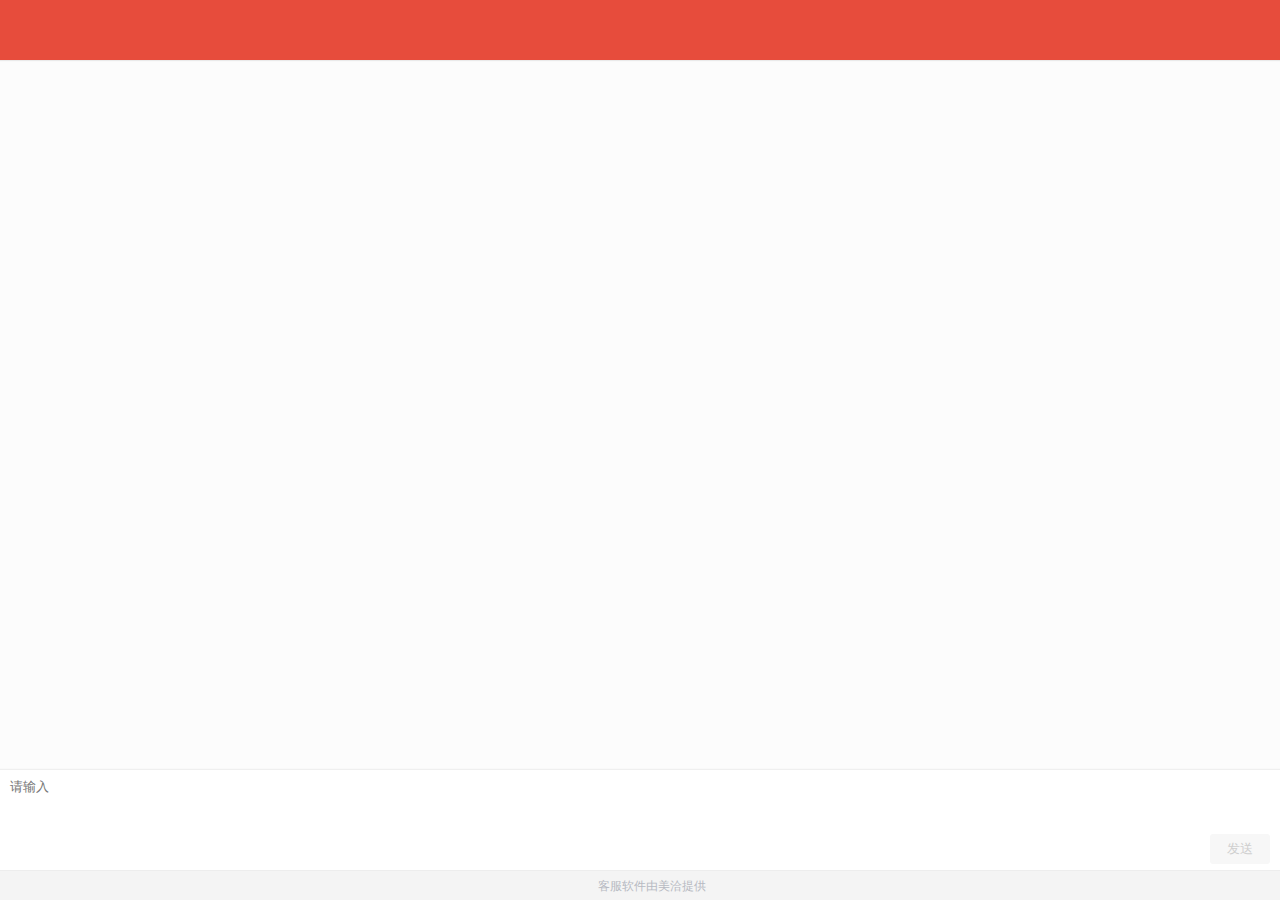
<file: 1index/image/desktop-edge.html>
<!DOCTYPE html>
<!-- saved from url=(0064)http://eco-api.meiqia.com/dist/desktop-edge.html?0rqrl7vpsbdquxr -->
<html><head><meta http-equiv="Content-Type" content="text/html; charset=UTF-8"><meta http-equiv="X-UA-Compatible" content="IE=edge"><meta name="viewport" content="width=device-width,initial-scale=1,minimum-scale=1,maximum-scale=1,user-scalable=no"><meta name="format-detection" content="email=no"><title>在线咨询</title><link rel="stylesheet" href="./desktop-edge-gj3ga5sa6gaurf6r.css"><style type="text/css">.icon { background-image: url("//static.meiqia.com/dist/images/icon-desktop.png?v=0rqrl7vpsbdquxr"); background-size: 44px auto; background-repeat: no-repeat; } .emoji-control { background-image: url("//static.meiqia.com/dist/images/emoji.png?v=0rqrl7vpsbdquxr"); background-size: 25px auto; background-repeat: no-repeat; } @media only screen and (-webkit-min-device-pixel-ratio: 2), only screen and (min--moz-device-pixel-ratio: 2), only screen and (-o-min-device-pixel-ratio: 2/1), only screen and (min-device-pixel-ratio: 2) { .icon { background-image: url("//static.meiqia.com/dist/images/icon-desktop@2x.png?v=0rqrl7vpsbdquxr"); } .emoji-control { background-image: url("//static.meiqia.com/dist/images/emoji@2x.png?v=0rqrl7vpsbdquxr"); } } </style><style type="text/css">#pageChat .header, #pageTicket .header, #pageCall .header, #pageSurvey .header { background-color: #e74c3c; color: #fff; } #pageChat #agentInputting { background-color: #e74c3c; } #pageChat .agent-signature { color: #fff } #pageChat .msg-client .bubble { background-color: #e74c3c; color: #fff; } #pageChat .msg-client .bubble a { color: #fff; } #pageChat .msg-client .arrow { border-left: 6px solid #e74c3c; } #pageChat .footer .feature-holder #btnSend.active { background-color: #e74c3c; color: #fff; } #pageChat #unableService .btn-go-ticket { background-color: #e74c3c; color: #fff; } #pageChat #evaluationSubmit { background-color: #e74c3c; color: #fff; } #pageChat #queueingTips .queue-position-title { color: #e74c3c; } #pageChat #queueingTips #queueingPosition { color: #e74c3c; } #pageChat #queueingTips .btn-go-ticket { background-color: #e74c3c; color: #fff; } #pageSurvey .body .menus-item > a, #pageChat .body-left .msg-bot .bubble .menu-item, #pageChat .body-left .msg-bot .rating a, #pageChat .body-left .msg-bot div.rich-text-bubble a, #pageChat .body-left .msg-agent div.rich-text-bubble a, #pageChat .body-left .msg-common-tips a, #autocomplete li em, #autocomplete li a[data-current="true"] { /*color: #e74c3c;*/ color: #6088e6; } #autocomplete li a:hover { background-color: #e74c3c; }  .icon-angel-down, .icon-ring-open, .icon-ring-close { opacity: .6; filter: alpha(opacity=60); } .icon-angel-down:hover, .icon-ring-open:hover, .icon-ring-close:hover { opacity: .8; filter: alpha(opacity=80); } .icon-angel-down { background-position: -22px -66px; } .icon-ring-open { background-position: -22px -89px; } .icon-ring-close { background-position: -22px -111px; }  #pageTicket #ticketSubmit { background-color: #e74c3c; color: #fff; } #pageTicket #ticketDone { background-color: #e74c3c; color: #fff; } #pageCall .input-active { border-color: #e74c3c !important; } #pageCall .submit-active { background-color: #e74c3c !important; } #pageCall .submit-intro { color: #e74c3c; } #pageCall .call-success-icon { background-color: #e74c3c; } #pageSurvey .menus-item >a { color: #e74c3c; } #pageSurvey #surveySubmit { background-color: #e74c3c; color: #fff; } </style></head><body><div id="alert" class="hide"><div id="alertInside"></div><a id="alertHide"><i class="icon icon-times"></i></a></div><section id="pageChat"><div id="evaluationHolder"><div class="evaluation-header"> <a id="evaluationHide"> <i class="icon icon-times"></i> </a> <div class="intro">您对本次服务满意吗？</div> </div> <div class="evaluation-body"> <div class="evaluation-btn-group"> <input id="evaluationLevel" type="hidden"> <div id="evaluation2" class="evaluation-btn"> <i class="icon icon-smile"></i> <span>好评</span> </div> <div id="evaluation1" class="evaluation-btn"> <i class="icon icon-neutral"></i> <span>中评</span> </div> <div id="evaluation0" class="evaluation-btn"> <i class="icon icon-angry"></i> <span>差评</span> </div> </div> <div class="evaluation-reason"> <textarea id="evaluationContent" placeholder="请填写评价内容（选填）"></textarea> <button id="evaluationSubmit">提交</button> </div> </div> </div><div id="evaluationMask"></div><header class="header"><div id="headLeft" class="pull-left"></div><div class="pull-right"><a id="btnCallAgent">转人工</a> <a id="btnRing"><i id="iconRing" class="icon icon-ring-open"></i> </a><a id="btnHideChat" name="btnHidePanel"><i class="icon icon-angel-down"></i></a></div><div class="clearfix"></div></header><div class="body"><div id="msgWrapper"><div id="msgHolder"></div></div></div><footer class="footer"><div id="chatHasEnd" class="hide"></div><div id="blacklistTips" class="hide"></div><div class="text-holder"><textarea id="textarea" placeholder="请输入"></textarea></div><div class="feature-holder"><div id="featureBtns" class="feature-left"> <a id="emojiBtn" class="feature-btn" title="表情"> <i class="icon icon-emoji"></i> </a>   <label id="photoBtn" class="feature-btn" title="发送图片"> <i class="icon icon-photo"></i> <input id="photoFile" type="file" accept="image/gif, image/jpeg, image/jpg, image/png"> </label>   <label id="uploadBtn" class="feature-btn" title="发送文件" style="display: none;"> <i class="icon icon-upload"></i> <input id="uploadFile" type="file"> </label>   <a id="evaluationBtn" class="feature-btn" title="评价"> <i class="icon icon-evaluation"></i> </a> </div><div class="feature-right"><input id="btnSend" type="button" value="发送"></div><div id="emojiHolder"> <i class="emoji-control emoji-smile" onclick="window.CHOSE_EMOJI(&#39;:smile:&#39;)"></i>  <i class="emoji-control emoji-laughing" onclick="window.CHOSE_EMOJI(&#39;:laughing:&#39;)"></i>  <i class="emoji-control emoji-blush" onclick="window.CHOSE_EMOJI(&#39;:blush:&#39;)"></i>  <i class="emoji-control emoji-heart_eyes" onclick="window.CHOSE_EMOJI(&#39;:heart_eyes:&#39;)"></i>  <i class="emoji-control emoji-smirk" onclick="window.CHOSE_EMOJI(&#39;:smirk:&#39;)"></i>  <i class="emoji-control emoji-flushed" onclick="window.CHOSE_EMOJI(&#39;:flushed:&#39;)"></i>  <i class="emoji-control emoji-grin" onclick="window.CHOSE_EMOJI(&#39;:grin:&#39;)"></i>  <i class="emoji-control emoji-kissing_smiling_eyes" onclick="window.CHOSE_EMOJI(&#39;:kissing_smiling_eyes:&#39;)"></i>  <i class="emoji-control emoji-wink" onclick="window.CHOSE_EMOJI(&#39;:wink:&#39;)"></i>  <i class="emoji-control emoji-kissing_closed_eyes" onclick="window.CHOSE_EMOJI(&#39;:kissing_closed_eyes:&#39;)"></i>  <i class="emoji-control emoji-stuck_out_tongue_winking_eye" onclick="window.CHOSE_EMOJI(&#39;:stuck_out_tongue_winking_eye:&#39;)"></i>  <i class="emoji-control emoji-sleeping" onclick="window.CHOSE_EMOJI(&#39;:sleeping:&#39;)"></i>  <i class="emoji-control emoji-worried" onclick="window.CHOSE_EMOJI(&#39;:worried:&#39;)"></i>  <i class="emoji-control emoji-sweat_smile" onclick="window.CHOSE_EMOJI(&#39;:sweat_smile:&#39;)"></i>  <i class="emoji-control emoji-cold_sweat" onclick="window.CHOSE_EMOJI(&#39;:cold_sweat:&#39;)"></i>  <i class="emoji-control emoji-joy" onclick="window.CHOSE_EMOJI(&#39;:joy:&#39;)"></i>  <i class="emoji-control emoji-sob" onclick="window.CHOSE_EMOJI(&#39;:sob:&#39;)"></i>  <i class="emoji-control emoji-angry" onclick="window.CHOSE_EMOJI(&#39;:angry:&#39;)"></i>  <i class="emoji-control emoji-mask" onclick="window.CHOSE_EMOJI(&#39;:mask:&#39;)"></i>  <i class="emoji-control emoji-scream" onclick="window.CHOSE_EMOJI(&#39;:scream:&#39;)"></i>  <i class="emoji-control emoji-sunglasses" onclick="window.CHOSE_EMOJI(&#39;:sunglasses:&#39;)"></i>  <i class="emoji-control emoji-thumbsup" onclick="window.CHOSE_EMOJI(&#39;:thumbsup:&#39;)"></i>  <i class="emoji-control emoji-clap" onclick="window.CHOSE_EMOJI(&#39;:clap:&#39;)"></i>  <i class="emoji-control emoji-ok_hand" onclick="window.CHOSE_EMOJI(&#39;:ok_hand:&#39;)"></i>  <div class="clearfix"></div></div></div><div name="supportHolder" class="support-holder"><a href="http://meiqia.com/?utm_source=widget-badge&amp;utm_term=22255" target="_blank"> <i class="icon icon-logo-gray"></i> <span>客服软件由美洽提供</span> </a></div></footer><div id="audioHolder" class="audio-holder"><audio id="newChat" preload="preload"> <source src="//static.meiqia.com/dist/audio/new-chat.ogg" type="audio/ogg"> <source src="//static.meiqia.com/dist/audio/new-chat.mp3" type="audio/mpeg"> </audio> <audio id="newMessage" preload="preload"> <source src="//static.meiqia.com/dist/audio/new-message.ogg" type="audio/ogg"> <source src="//static.meiqia.com/dist/audio/new-message.mp3" type="audio/mpeg"> </audio> <audio id="sentMessage" preload="preload"> <source src="//static.meiqia.com/dist/audio/sent-message.ogg" type="audio/ogg"> <source src="//static.meiqia.com/dist/audio/sent-message.mp3" type="audio/mpeg"> </audio></div><div id="unableService" class="hide"></div><div id="queueingTips" class="hide"></div></section><section id="pageTicket"><header class="header"><div class="pull-left"><div class="title">给我们留言</div></div><div class="pull-right"><a id="btnHideTicket" name="btnHidePanel"><i class="icon icon-angel-down"></i></a></div><div class="clearfix"></div></header><div class="body"><div id="ticketForm"><div id="ticketV2" class="active">  <div class="step-title">您好，很抱歉我们暂时无法为您提供服务，如需帮助，请留言，我们将尽快联系并解决您的问题</div>     <div class="form-group"> <div class="group-title"> 手机  </div> <div class="group-content"> <input id="ticketTel" type="text" placeholder=" 请输入手机号"> </div> </div>     <div class="form-group"> <div class="group-title">留言内容<span>*</span></div> <div class="group-content">  <textarea id="ticketContent" placeholder="请输入留言内容"></textarea>  </div> </div>  <div class="btn-group"> <a id="ticketSubmit">提交</a> </div> </div> </div><div id="ticketSuccess"><h2>留言成功</h2><p>我们会在1个工作日内联系你</p><a id="ticketDone" name="btnHidePanel">关闭</a> <a id="ticketAgain">再次留言</a></div></div><footer class="footer"><div name="supportHolder" class="support-holder"><a href="http://meiqia.com/?utm_source=widget-badge&amp;utm_term=22255" target="_blank"> <i class="icon icon-logo-gray"></i> <span>客服软件由美洽提供</span> </a></div></footer></section><section id="pageCall"><header class="header"><div class="pull-left"><div class="title">免费通话</div></div><div class="pull-right"><a id="btnHideCall" name="btnHidePanel"><i class="icon icon-angel-down"></i></a></div><div class="clearfix"></div></header><div class="body"><div id="callForm"><div class="intro">欢迎使用完全免费的网页回呼与我们通话</div><div id="callTelGroup" class="input-group"><input id="callTel" type="tel" placeholder="请输入你的电话号码"></div><div id="captchaGroup" class="captcha-group hide"><div class="captcha-input"><input id="callCaptcha" type="text" placeholder="验证码"></div><div class="captcha-img"><img id="captchaImg" alt="点击更换"></div></div><div class="submit-group"><a id="submitCall"><i class="icon icon-submit-tel"></i></a><div class="submit-intro">开始免费通话</div></div></div><div id="callSuccess"><div class="call-success-icon"><i class="icon icon-submit-tel"></i></div><p>请保持电话畅通，客服人员即将致电</p><p>你将接到「010-52729285」的来电</p></div></div><footer class="footer"><div name="supportHolder" class="support-holder"><a href="http://meiqia.com/?utm_source=widget-badge&amp;utm_term=22255" target="_blank"> <i class="icon icon-logo-gray"></i> <span>客服软件由美洽提供</span> </a></div></footer></section><section id="pageSurvey"><header class="header"><div class="pull-left"><div id="surveyTitle" class="title">询前表单</div></div><div class="pull-right"><a id="btnHideSurvey" name="btnHidePanel"><i class="icon icon-angel-down"></i></a></div><div class="clearfix"></div></header><div id="surveyBody" class="body"></div><footer class="footer"><div name="supportHolder" class="support-holder"><a href="http://meiqia.com/?utm_source=widget-badge&amp;utm_term=22255" target="_blank"> <i class="icon icon-logo-gray"></i> <span>客服软件由美洽提供</span> </a></div></footer></section><script src="./desktop-edge-gj3ga5sa6gaurf6r.js"></script></body></html>
</file>
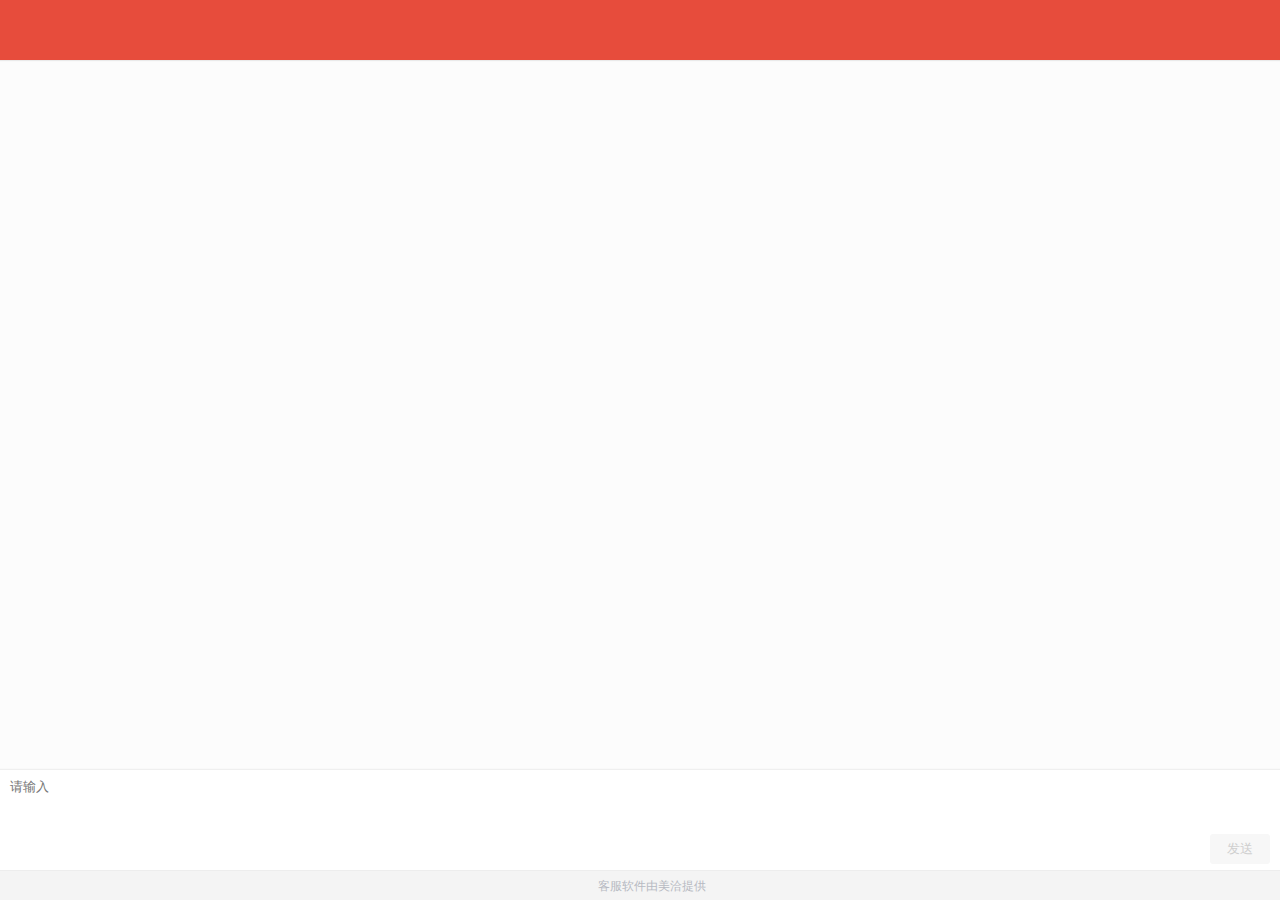
<file: 2youhui/image/desktop-edge.html>
<!DOCTYPE html>
<!-- saved from url=(0065)http://eco-api.meiqia.com/dist/desktop-edge.html?r2izgt7eg29sh5mi -->
<html><head><meta http-equiv="Content-Type" content="text/html; charset=UTF-8"><meta http-equiv="X-UA-Compatible" content="IE=edge"><meta name="viewport" content="width=device-width,initial-scale=1,minimum-scale=1,maximum-scale=1,user-scalable=no"><meta name="format-detection" content="email=no"><title>在线咨询</title><link rel="stylesheet" href="./desktop-edge-lyy71ssqiml07ldi.css"><style type="text/css">.icon { background-image: url("//static.meiqia.com/dist/images/icon-desktop.png?v=r2izgt7eg29sh5mi"); background-size: 44px auto; background-repeat: no-repeat; } .emoji-control { background-image: url("//static.meiqia.com/dist/images/emoji.png?v=r2izgt7eg29sh5mi"); background-size: 25px auto; background-repeat: no-repeat; } @media only screen and (-webkit-min-device-pixel-ratio: 2), only screen and (min--moz-device-pixel-ratio: 2), only screen and (-o-min-device-pixel-ratio: 2/1), only screen and (min-device-pixel-ratio: 2) { .icon { background-image: url("//static.meiqia.com/dist/images/icon-desktop@2x.png?v=r2izgt7eg29sh5mi"); } .emoji-control { background-image: url("//static.meiqia.com/dist/images/emoji@2x.png?v=r2izgt7eg29sh5mi"); } } </style><style type="text/css">#pageChat .header, #pageTicket .header, #pageCall .header, #pageSurvey .header { background-color: #e74c3c; color: #fff; } #pageChat #agentInputting { background-color: #e74c3c; } #pageChat .agent-signature { color: #fff } #pageChat .msg-client .bubble { background-color: #e74c3c; color: #fff; } #pageChat .msg-client .bubble a { color: #fff; } #pageChat .msg-client .arrow { border-left: 6px solid #e74c3c; } #pageChat .footer .feature-holder #btnSend.active { background-color: #e74c3c; color: #fff; } #pageChat #unableService .btn-go-ticket { background-color: #e74c3c; color: #fff; } #pageChat #evaluationSubmit { background-color: #e74c3c; color: #fff; } #pageChat #queueingTips .queue-position-title { color: #e74c3c; } #pageChat #queueingTips #queueingPosition { color: #e74c3c; } #pageChat #queueingTips .btn-go-ticket { background-color: #e74c3c; color: #fff; } #pageSurvey .body .menus-item > a, #pageChat .body-left .msg-bot .bubble .menu-item, #pageChat .body-left .msg-bot .rating a, #pageChat .body-left .msg-bot div.rich-text-bubble a, #pageChat .body-left .msg-agent div.rich-text-bubble a, #pageChat .body-left .msg-common-tips a, #autocomplete li em, #autocomplete li a[data-current="true"] { /*color: #e74c3c;*/ color: #6088e6; } #autocomplete li a:hover { background-color: #e74c3c; }  .icon-angel-down, .icon-ring-open, .icon-ring-close { opacity: .6; filter: alpha(opacity=60); } .icon-angel-down:hover, .icon-ring-open:hover, .icon-ring-close:hover { opacity: .8; filter: alpha(opacity=80); } .icon-angel-down { background-position: -22px -66px; } .icon-ring-open { background-position: -22px -89px; } .icon-ring-close { background-position: -22px -111px; }  #pageTicket #ticketSubmit { background-color: #e74c3c; color: #fff; } #pageTicket #ticketDone { background-color: #e74c3c; color: #fff; } #pageCall .input-active { border-color: #e74c3c !important; } #pageCall .submit-active { background-color: #e74c3c !important; } #pageCall .submit-intro { color: #e74c3c; } #pageCall .call-success-icon { background-color: #e74c3c; } #pageSurvey .menus-item >a { color: #e74c3c; } #pageSurvey #surveySubmit { background-color: #e74c3c; color: #fff; } </style></head><body><div id="alert" class="hide"><div id="alertInside"></div><a id="alertHide"><i class="icon icon-times"></i></a></div><section id="pageChat"><div id="evaluationHolder"><div class="evaluation-header"> <a id="evaluationHide"> <i class="icon icon-times"></i> </a> <div class="intro">您对本次服务满意吗？</div> </div> <div class="evaluation-body"> <div class="evaluation-btn-group"> <input id="evaluationLevel" type="hidden"> <div id="evaluation2" class="evaluation-btn"> <i class="icon icon-smile"></i> <span>好评</span> </div> <div id="evaluation1" class="evaluation-btn"> <i class="icon icon-neutral"></i> <span>中评</span> </div> <div id="evaluation0" class="evaluation-btn"> <i class="icon icon-angry"></i> <span>差评</span> </div> </div> <div class="evaluation-reason"> <textarea id="evaluationContent" placeholder="请填写评价内容（选填）"></textarea> <button id="evaluationSubmit">提交</button> </div> </div> </div><div id="evaluationMask"></div><header class="header"><div id="headLeft" class="pull-left"></div><div class="pull-right"><a id="btnCallAgent">转人工</a> <a id="btnRing"><i id="iconRing" class="icon icon-ring-open"></i> </a><a id="btnHideChat" name="btnHidePanel"><i class="icon icon-angel-down"></i></a></div><div class="clearfix"></div></header><div class="body"><div id="msgWrapper"><div id="msgHolder"></div></div></div><footer class="footer"><div id="chatHasEnd" class="hide"></div><div id="blacklistTips" class="hide"></div><div class="text-holder"><textarea id="textarea" placeholder="请输入"></textarea></div><div class="feature-holder"><div id="featureBtns" class="feature-left"> <a id="emojiBtn" class="feature-btn" title="表情"> <i class="icon icon-emoji"></i> </a>   <label id="photoBtn" class="feature-btn" title="发送图片"> <i class="icon icon-photo"></i> <input id="photoFile" type="file" accept="image/gif, image/jpeg, image/jpg, image/png"> </label>   <label id="uploadBtn" class="feature-btn" title="发送文件" style="display: none;"> <i class="icon icon-upload"></i> <input id="uploadFile" type="file"> </label>   <a id="evaluationBtn" class="feature-btn" title="评价"> <i class="icon icon-evaluation"></i> </a> </div><div class="feature-right"><input id="btnSend" type="button" value="发送"></div><div id="emojiHolder"> <i class="emoji-control emoji-smile" onclick="window.CHOSE_EMOJI(&#39;:smile:&#39;)"></i>  <i class="emoji-control emoji-laughing" onclick="window.CHOSE_EMOJI(&#39;:laughing:&#39;)"></i>  <i class="emoji-control emoji-blush" onclick="window.CHOSE_EMOJI(&#39;:blush:&#39;)"></i>  <i class="emoji-control emoji-heart_eyes" onclick="window.CHOSE_EMOJI(&#39;:heart_eyes:&#39;)"></i>  <i class="emoji-control emoji-smirk" onclick="window.CHOSE_EMOJI(&#39;:smirk:&#39;)"></i>  <i class="emoji-control emoji-flushed" onclick="window.CHOSE_EMOJI(&#39;:flushed:&#39;)"></i>  <i class="emoji-control emoji-grin" onclick="window.CHOSE_EMOJI(&#39;:grin:&#39;)"></i>  <i class="emoji-control emoji-kissing_smiling_eyes" onclick="window.CHOSE_EMOJI(&#39;:kissing_smiling_eyes:&#39;)"></i>  <i class="emoji-control emoji-wink" onclick="window.CHOSE_EMOJI(&#39;:wink:&#39;)"></i>  <i class="emoji-control emoji-kissing_closed_eyes" onclick="window.CHOSE_EMOJI(&#39;:kissing_closed_eyes:&#39;)"></i>  <i class="emoji-control emoji-stuck_out_tongue_winking_eye" onclick="window.CHOSE_EMOJI(&#39;:stuck_out_tongue_winking_eye:&#39;)"></i>  <i class="emoji-control emoji-sleeping" onclick="window.CHOSE_EMOJI(&#39;:sleeping:&#39;)"></i>  <i class="emoji-control emoji-worried" onclick="window.CHOSE_EMOJI(&#39;:worried:&#39;)"></i>  <i class="emoji-control emoji-sweat_smile" onclick="window.CHOSE_EMOJI(&#39;:sweat_smile:&#39;)"></i>  <i class="emoji-control emoji-cold_sweat" onclick="window.CHOSE_EMOJI(&#39;:cold_sweat:&#39;)"></i>  <i class="emoji-control emoji-joy" onclick="window.CHOSE_EMOJI(&#39;:joy:&#39;)"></i>  <i class="emoji-control emoji-sob" onclick="window.CHOSE_EMOJI(&#39;:sob:&#39;)"></i>  <i class="emoji-control emoji-angry" onclick="window.CHOSE_EMOJI(&#39;:angry:&#39;)"></i>  <i class="emoji-control emoji-mask" onclick="window.CHOSE_EMOJI(&#39;:mask:&#39;)"></i>  <i class="emoji-control emoji-scream" onclick="window.CHOSE_EMOJI(&#39;:scream:&#39;)"></i>  <i class="emoji-control emoji-sunglasses" onclick="window.CHOSE_EMOJI(&#39;:sunglasses:&#39;)"></i>  <i class="emoji-control emoji-thumbsup" onclick="window.CHOSE_EMOJI(&#39;:thumbsup:&#39;)"></i>  <i class="emoji-control emoji-clap" onclick="window.CHOSE_EMOJI(&#39;:clap:&#39;)"></i>  <i class="emoji-control emoji-ok_hand" onclick="window.CHOSE_EMOJI(&#39;:ok_hand:&#39;)"></i>  <div class="clearfix"></div></div></div><div name="supportHolder" class="support-holder"><a href="http://meiqia.com/?utm_source=widget-badge&amp;utm_term=22255" target="_blank"> <i class="icon icon-logo-gray"></i> <span>客服软件由美洽提供</span> </a></div></footer><div id="audioHolder" class="audio-holder"><audio id="newChat" preload="preload"> <source src="//static.meiqia.com/dist/audio/new-chat.ogg" type="audio/ogg"> <source src="//static.meiqia.com/dist/audio/new-chat.mp3" type="audio/mpeg"> </audio> <audio id="newMessage" preload="preload"> <source src="//static.meiqia.com/dist/audio/new-message.ogg" type="audio/ogg"> <source src="//static.meiqia.com/dist/audio/new-message.mp3" type="audio/mpeg"> </audio> <audio id="sentMessage" preload="preload"> <source src="//static.meiqia.com/dist/audio/sent-message.ogg" type="audio/ogg"> <source src="//static.meiqia.com/dist/audio/sent-message.mp3" type="audio/mpeg"> </audio></div><div id="unableService" class="hide"></div><div id="queueingTips" class="hide"></div></section><section id="pageTicket"><header class="header"><div class="pull-left"><div class="title">给我们留言</div></div><div class="pull-right"><a id="btnHideTicket" name="btnHidePanel"><i class="icon icon-angel-down"></i></a></div><div class="clearfix"></div></header><div class="body"><div id="ticketForm"><div id="ticketV2" class="active">  <div class="step-title">您好，很抱歉我们暂时无法为您提供服务，如需帮助，请留言，我们将尽快联系并解决您的问题</div>     <div class="form-group"> <div class="group-title"> 手机  </div> <div class="group-content"> <input id="ticketTel" type="text" placeholder=" 请输入手机号"> </div> </div>     <div class="form-group"> <div class="group-title">留言内容<span>*</span></div> <div class="group-content">  <textarea id="ticketContent" placeholder="请输入留言内容"></textarea>  </div> </div>  <div class="btn-group"> <a id="ticketSubmit">提交</a> </div> </div> </div><div id="ticketSuccess"><h2>留言成功</h2><p>我们会在1个工作日内联系你</p><a id="ticketDone" name="btnHidePanel">关闭</a> <a id="ticketAgain">再次留言</a></div></div><footer class="footer"><div name="supportHolder" class="support-holder"><a href="http://meiqia.com/?utm_source=widget-badge&amp;utm_term=22255" target="_blank"> <i class="icon icon-logo-gray"></i> <span>客服软件由美洽提供</span> </a></div></footer></section><section id="pageCall"><header class="header"><div class="pull-left"><div class="title">免费通话</div></div><div class="pull-right"><a id="btnHideCall" name="btnHidePanel"><i class="icon icon-angel-down"></i></a></div><div class="clearfix"></div></header><div class="body"><div id="callForm"><div class="intro">欢迎使用完全免费的网页回呼与我们通话</div><div id="callTelGroup" class="input-group"><input id="callTel" type="tel" placeholder="请输入你的电话号码"></div><div id="captchaGroup" class="captcha-group hide"><div class="captcha-input"><input id="callCaptcha" type="text" placeholder="验证码"></div><div class="captcha-img"><img id="captchaImg" alt="点击更换"></div></div><div class="submit-group"><a id="submitCall"><i class="icon icon-submit-tel"></i></a><div class="submit-intro">开始免费通话</div></div></div><div id="callSuccess"><div class="call-success-icon"><i class="icon icon-submit-tel"></i></div><p>请保持电话畅通，客服人员即将致电</p><p>你将接到「010-52729285」的来电</p></div></div><footer class="footer"><div name="supportHolder" class="support-holder"><a href="http://meiqia.com/?utm_source=widget-badge&amp;utm_term=22255" target="_blank"> <i class="icon icon-logo-gray"></i> <span>客服软件由美洽提供</span> </a></div></footer></section><section id="pageSurvey"><header class="header"><div class="pull-left"><div id="surveyTitle" class="title">询前表单</div></div><div class="pull-right"><a id="btnHideSurvey" name="btnHidePanel"><i class="icon icon-angel-down"></i></a></div><div class="clearfix"></div></header><div id="surveyBody" class="body"></div><footer class="footer"><div name="supportHolder" class="support-holder"><a href="http://meiqia.com/?utm_source=widget-badge&amp;utm_term=22255" target="_blank"> <i class="icon icon-logo-gray"></i> <span>客服软件由美洽提供</span> </a></div></footer></section><script src="./desktop-edge-lyy71ssqiml07ldi.js"></script></body></html>
</file>
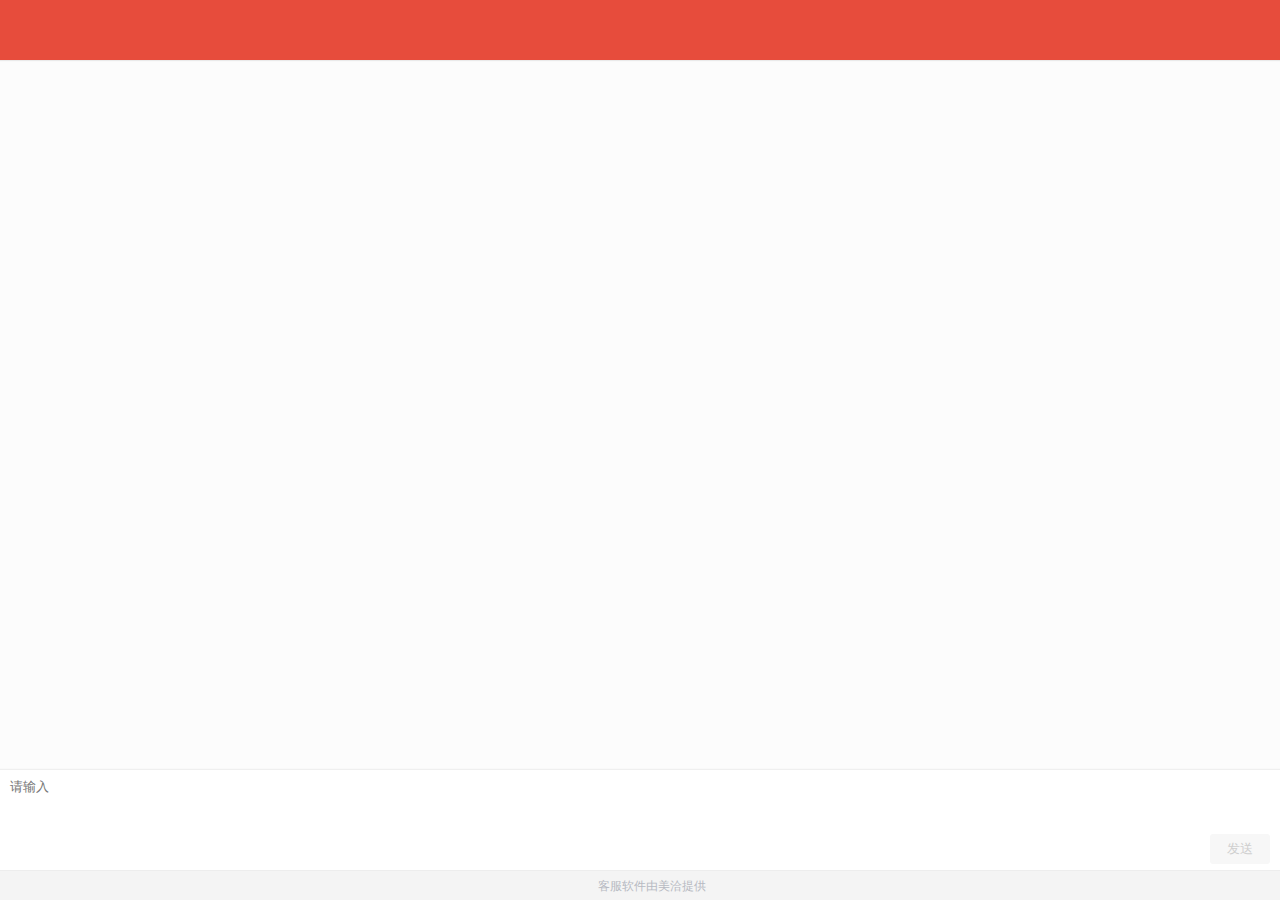
<file: 3search/image/desktop-edge.html>
<!DOCTYPE html>
<!-- saved from url=(0066)https://eco-api.meiqia.com/dist/desktop-edge.html?7kfg1nce1mea5rk9 -->
<html><head><meta http-equiv="Content-Type" content="text/html; charset=UTF-8"><meta http-equiv="X-UA-Compatible" content="IE=edge"><meta name="viewport" content="width=device-width,initial-scale=1,minimum-scale=1,maximum-scale=1,user-scalable=no"><meta name="format-detection" content="email=no"><title>在线咨询</title><link rel="stylesheet" href="./desktop-edge-jr9flfkk86t7qfr.css"><style type="text/css">.icon { background-image: url("//static.meiqia.com/dist/images/icon-desktop.png?v=7kfg1nce1mea5rk9"); background-size: 44px auto; background-repeat: no-repeat; } .emoji-control { background-image: url("//static.meiqia.com/dist/images/emoji.png?v=7kfg1nce1mea5rk9"); background-size: 25px auto; background-repeat: no-repeat; } @media only screen and (-webkit-min-device-pixel-ratio: 2), only screen and (min--moz-device-pixel-ratio: 2), only screen and (-o-min-device-pixel-ratio: 2/1), only screen and (min-device-pixel-ratio: 2) { .icon { background-image: url("//static.meiqia.com/dist/images/icon-desktop@2x.png?v=7kfg1nce1mea5rk9"); } .emoji-control { background-image: url("//static.meiqia.com/dist/images/emoji@2x.png?v=7kfg1nce1mea5rk9"); } } </style><style type="text/css">#pageChat .header, #pageTicket .header, #pageCall .header, #pageSurvey .header { background-color: #e74c3c; color: #fff; } #pageChat #agentInputting { background-color: #e74c3c; } #pageChat .agent-signature { color: #fff } #pageChat .msg-client .bubble { background-color: #e74c3c; color: #fff; } #pageChat .msg-client .bubble a { color: #fff; } #pageChat .msg-client .arrow { border-left: 6px solid #e74c3c; } #pageChat .footer .feature-holder #btnSend.active { background-color: #e74c3c; color: #fff; } #pageChat #unableService .btn-go-ticket { background-color: #e74c3c; color: #fff; } #pageChat #evaluationSubmit { background-color: #e74c3c; color: #fff; } #pageChat #queueingTips .queue-position-title { color: #e74c3c; } #pageChat #queueingTips #queueingPosition { color: #e74c3c; } #pageChat #queueingTips .btn-go-ticket { background-color: #e74c3c; color: #fff; } #pageSurvey .body .menus-item > a, #pageChat .body-left .msg-bot .bubble .menu-item, #pageChat .body-left .msg-bot .rating a, #pageChat .body-left .msg-bot div.rich-text-bubble a, #pageChat .body-left .msg-agent div.rich-text-bubble a, #pageChat .body-left .msg-common-tips a, #autocomplete li em, #autocomplete li a[data-current="true"] { /*color: #e74c3c;*/ color: #6088e6; } #autocomplete li a:hover { background-color: #e74c3c; }  .icon-angel-down, .icon-ring-open, .icon-ring-close { opacity: .6; filter: alpha(opacity=60); } .icon-angel-down:hover, .icon-ring-open:hover, .icon-ring-close:hover { opacity: .8; filter: alpha(opacity=80); } .icon-angel-down { background-position: -22px -66px; } .icon-ring-open { background-position: -22px -89px; } .icon-ring-close { background-position: -22px -111px; }  #pageTicket #ticketSubmit { background-color: #e74c3c; color: #fff; } #pageTicket #ticketDone { background-color: #e74c3c; color: #fff; } #pageCall .input-active { border-color: #e74c3c !important; } #pageCall .submit-active { background-color: #e74c3c !important; } #pageCall .submit-intro { color: #e74c3c; } #pageCall .call-success-icon { background-color: #e74c3c; } #pageSurvey .menus-item >a { color: #e74c3c; } #pageSurvey #surveySubmit { background-color: #e74c3c; color: #fff; } </style></head><body><div id="alert" class="hide"><div id="alertInside"></div><a id="alertHide"><i class="icon icon-times"></i></a></div><section id="pageChat"><div id="evaluationHolder"><div class="evaluation-header"> <a id="evaluationHide"> <i class="icon icon-times"></i> </a> <div class="intro">您对本次服务满意吗？</div> </div> <div class="evaluation-body"> <div class="evaluation-btn-group"> <input id="evaluationLevel" type="hidden"> <div id="evaluation2" class="evaluation-btn"> <i class="icon icon-smile"></i> <span>好评</span> </div> <div id="evaluation1" class="evaluation-btn"> <i class="icon icon-neutral"></i> <span>中评</span> </div> <div id="evaluation0" class="evaluation-btn"> <i class="icon icon-angry"></i> <span>差评</span> </div> </div> <div class="evaluation-reason"> <textarea id="evaluationContent" placeholder="请填写评价内容（选填）"></textarea> <button id="evaluationSubmit">提交</button> </div> </div> </div><div id="evaluationMask"></div><header class="header"><div id="headLeft" class="pull-left"></div><div class="pull-right"><a id="btnCallAgent">转人工</a> <a id="btnRing"><i id="iconRing" class="icon icon-ring-open"></i> </a><a id="btnHideChat" name="btnHidePanel"><i class="icon icon-angel-down"></i></a></div><div class="clearfix"></div></header><div class="body"><div id="msgWrapper"><div id="msgHolder"></div></div></div><footer class="footer"><div id="chatHasEnd" class="hide"></div><div id="blacklistTips" class="hide"></div><div class="text-holder"><textarea id="textarea" placeholder="请输入"></textarea></div><div class="feature-holder"><div id="featureBtns" class="feature-left"> <a id="emojiBtn" class="feature-btn" title="表情"> <i class="icon icon-emoji"></i> </a>   <label id="photoBtn" class="feature-btn" title="发送图片"> <i class="icon icon-photo"></i> <input id="photoFile" type="file" accept="image/gif, image/jpeg, image/jpg, image/png"> </label>   <label id="uploadBtn" class="feature-btn" title="发送文件" style="display: none;"> <i class="icon icon-upload"></i> <input id="uploadFile" type="file"> </label>   <a id="evaluationBtn" class="feature-btn" title="评价"> <i class="icon icon-evaluation"></i> </a> </div><div class="feature-right"><input id="btnSend" type="button" value="发送"></div><div id="emojiHolder"> <i class="emoji-control emoji-smile" onclick="window.CHOSE_EMOJI(&#39;:smile:&#39;)"></i>  <i class="emoji-control emoji-laughing" onclick="window.CHOSE_EMOJI(&#39;:laughing:&#39;)"></i>  <i class="emoji-control emoji-blush" onclick="window.CHOSE_EMOJI(&#39;:blush:&#39;)"></i>  <i class="emoji-control emoji-heart_eyes" onclick="window.CHOSE_EMOJI(&#39;:heart_eyes:&#39;)"></i>  <i class="emoji-control emoji-smirk" onclick="window.CHOSE_EMOJI(&#39;:smirk:&#39;)"></i>  <i class="emoji-control emoji-flushed" onclick="window.CHOSE_EMOJI(&#39;:flushed:&#39;)"></i>  <i class="emoji-control emoji-grin" onclick="window.CHOSE_EMOJI(&#39;:grin:&#39;)"></i>  <i class="emoji-control emoji-kissing_smiling_eyes" onclick="window.CHOSE_EMOJI(&#39;:kissing_smiling_eyes:&#39;)"></i>  <i class="emoji-control emoji-wink" onclick="window.CHOSE_EMOJI(&#39;:wink:&#39;)"></i>  <i class="emoji-control emoji-kissing_closed_eyes" onclick="window.CHOSE_EMOJI(&#39;:kissing_closed_eyes:&#39;)"></i>  <i class="emoji-control emoji-stuck_out_tongue_winking_eye" onclick="window.CHOSE_EMOJI(&#39;:stuck_out_tongue_winking_eye:&#39;)"></i>  <i class="emoji-control emoji-sleeping" onclick="window.CHOSE_EMOJI(&#39;:sleeping:&#39;)"></i>  <i class="emoji-control emoji-worried" onclick="window.CHOSE_EMOJI(&#39;:worried:&#39;)"></i>  <i class="emoji-control emoji-sweat_smile" onclick="window.CHOSE_EMOJI(&#39;:sweat_smile:&#39;)"></i>  <i class="emoji-control emoji-cold_sweat" onclick="window.CHOSE_EMOJI(&#39;:cold_sweat:&#39;)"></i>  <i class="emoji-control emoji-joy" onclick="window.CHOSE_EMOJI(&#39;:joy:&#39;)"></i>  <i class="emoji-control emoji-sob" onclick="window.CHOSE_EMOJI(&#39;:sob:&#39;)"></i>  <i class="emoji-control emoji-angry" onclick="window.CHOSE_EMOJI(&#39;:angry:&#39;)"></i>  <i class="emoji-control emoji-mask" onclick="window.CHOSE_EMOJI(&#39;:mask:&#39;)"></i>  <i class="emoji-control emoji-scream" onclick="window.CHOSE_EMOJI(&#39;:scream:&#39;)"></i>  <i class="emoji-control emoji-sunglasses" onclick="window.CHOSE_EMOJI(&#39;:sunglasses:&#39;)"></i>  <i class="emoji-control emoji-thumbsup" onclick="window.CHOSE_EMOJI(&#39;:thumbsup:&#39;)"></i>  <i class="emoji-control emoji-clap" onclick="window.CHOSE_EMOJI(&#39;:clap:&#39;)"></i>  <i class="emoji-control emoji-ok_hand" onclick="window.CHOSE_EMOJI(&#39;:ok_hand:&#39;)"></i>  <div class="clearfix"></div></div></div><div name="supportHolder" class="support-holder"><a href="http://meiqia.com/?utm_source=widget-badge&amp;utm_term=22255" target="_blank"> <i class="icon icon-logo-gray"></i> <span>客服软件由美洽提供</span> </a></div></footer><div id="audioHolder" class="audio-holder"><audio id="newChat" preload="preload"> <source src="//static.meiqia.com/dist/audio/new-chat.ogg" type="audio/ogg"> <source src="//static.meiqia.com/dist/audio/new-chat.mp3" type="audio/mpeg"> </audio> <audio id="newMessage" preload="preload"> <source src="//static.meiqia.com/dist/audio/new-message.ogg" type="audio/ogg"> <source src="//static.meiqia.com/dist/audio/new-message.mp3" type="audio/mpeg"> </audio> <audio id="sentMessage" preload="preload"> <source src="//static.meiqia.com/dist/audio/sent-message.ogg" type="audio/ogg"> <source src="//static.meiqia.com/dist/audio/sent-message.mp3" type="audio/mpeg"> </audio></div><div id="unableService" class="hide"></div><div id="queueingTips" class="hide"></div></section><section id="pageTicket"><header class="header"><div class="pull-left"><div class="title">给我们留言</div></div><div class="pull-right"><a id="btnHideTicket" name="btnHidePanel"><i class="icon icon-angel-down"></i></a></div><div class="clearfix"></div></header><div class="body"><div id="ticketForm"><div id="ticketV2" class="active">  <div class="step-title">您好，很抱歉我们暂时无法为您提供服务，如需帮助，请留言，我们将尽快联系并解决您的问题</div>     <div class="form-group"> <div class="group-title"> 手机  </div> <div class="group-content"> <input id="ticketTel" type="text" placeholder=" 请输入手机号"> </div> </div>     <div class="form-group"> <div class="group-title">留言内容<span>*</span></div> <div class="group-content">  <textarea id="ticketContent" placeholder="请输入留言内容"></textarea>  </div> </div>  <div class="btn-group"> <a id="ticketSubmit">提交</a> </div> </div> </div><div id="ticketSuccess"><h2>留言成功</h2><p>我们会在1个工作日内联系你</p><a id="ticketDone" name="btnHidePanel">关闭</a> <a id="ticketAgain">再次留言</a></div></div><footer class="footer"><div name="supportHolder" class="support-holder"><a href="http://meiqia.com/?utm_source=widget-badge&amp;utm_term=22255" target="_blank"> <i class="icon icon-logo-gray"></i> <span>客服软件由美洽提供</span> </a></div></footer></section><section id="pageCall"><header class="header"><div class="pull-left"><div class="title">免费通话</div></div><div class="pull-right"><a id="btnHideCall" name="btnHidePanel"><i class="icon icon-angel-down"></i></a></div><div class="clearfix"></div></header><div class="body"><div id="callForm"><div class="intro">欢迎使用完全免费的网页回呼与我们通话</div><div id="callTelGroup" class="input-group"><input id="callTel" type="tel" placeholder="请输入你的电话号码"></div><div id="captchaGroup" class="captcha-group hide"><div class="captcha-input"><input id="callCaptcha" type="text" placeholder="验证码"></div><div class="captcha-img"><img id="captchaImg" alt="点击更换"></div></div><div class="submit-group"><a id="submitCall"><i class="icon icon-submit-tel"></i></a><div class="submit-intro">开始免费通话</div></div></div><div id="callSuccess"><div class="call-success-icon"><i class="icon icon-submit-tel"></i></div><p>请保持电话畅通，客服人员即将致电</p><p>你将接到「010-52729285」的来电</p></div></div><footer class="footer"><div name="supportHolder" class="support-holder"><a href="http://meiqia.com/?utm_source=widget-badge&amp;utm_term=22255" target="_blank"> <i class="icon icon-logo-gray"></i> <span>客服软件由美洽提供</span> </a></div></footer></section><section id="pageSurvey"><header class="header"><div class="pull-left"><div id="surveyTitle" class="title">询前表单</div></div><div class="pull-right"><a id="btnHideSurvey" name="btnHidePanel"><i class="icon icon-angel-down"></i></a></div><div class="clearfix"></div></header><div id="surveyBody" class="body"></div><footer class="footer"><div name="supportHolder" class="support-holder"><a href="http://meiqia.com/?utm_source=widget-badge&amp;utm_term=22255" target="_blank"> <i class="icon icon-logo-gray"></i> <span>客服软件由美洽提供</span> </a></div></footer></section><script src="./desktop-edge-jr9flfkk86t7qfr.js.下载"></script></body></html>
</file>
<file: 4login/css/mycss.css>
body{
    margin:0;
    padding:0;
    font:12px "Microsoft YaHei",arial,helvetica,sans-serif ;
    color: #666666;
    /*background: #F2F2F2;*/
}
h1,h2,h3,h4,h5,h6,li,ul,dt,dd,p{
    padding:0;
    margin:0;
    list-style:none;
    font-weight: normal;
}
a{
    color:#666666;
    text-decoration: none;
}
a:hover{
    text-decoration: none;
}
.lf{
    float:left;
}
.rt{
    float:right;
}
.clear:after{
    content:"";
    display: table;
    clear:both;

}
.overFlow{
    overflow: hidden;
}
/*����ߴ�*/
#nav,#top-main,#pic-news,#top-box,#search,#main,#footer{
    width:1190px;
    margin:0 auto;
    padding:0;
}
#top-main{
    height:345px
}
/*ҳ�涥��top*/
#top{
    border-bottom:1px solid #E6E6E6;
    background: #FFFFFF;
    height:26px;
    line-height:26px ;
}
#top-box{
    width:1190px;
    margin:0 auto;
}
#top-box>ul>li{
    float:left;
    line-height: 26px;
    margin-right:20px
}
#top-box>ul>li>a:hover,div.phone>a:hover{
    text-decoration: underline;
    color:#e4393c;
}
#top-box img{
    float:left;
    margin-top:6px;
    margin-right:4px;
}
#top-box>div.phone>span{
    display: block;
    float:right;
    border:5px solid transparent;
    border-top-color: #dddddd;
    margin:10px 10px 0;
}
div.phone{
    padding-left:10px;
    position: relative;
    border-left:1px solid transparent;
    border-right:1px solid transparent;
    z-index: 50;
}
div.phone:hover{
    border-left-color: #dddddd;
    border-right-color: #dddddd;
}
div.phone>ul{
    position: absolute;
    left:-93px;
    top:26px;
    width:160px;
    background: #FFFFFF;
    border:1px solid #DDDDDD;
    border-top:none;
    display: none;
    padding:10px;
}
div.phone:hover ul{
    display:block;
}
div.phone ul li{
    position:relative;
    line-height: 50px;
    width:150px;
    height:50px;
}
div.phone ul li:first-child{
    border-bottom: 1px solid #DDDDDD;
}
div.phone ul li a span{
    position: absolute;
    bottom:-18px;
    right:15px;
}
/*���岿�ֿ�ʼ*/
section{
    margin:150px auto;
    width: 1190px;
}
section>img{
    float: left;
}
section #login{
    float: right;
    width: 350px;
    height: 450px;
}
#login{
    padding:0 15px 0 5px;
    box-shadow: 4px 4px 4px #e8e8e8;
}
#login h1{
    margin-top: 20px;
    font-size: 30px;
    text-align: center;
}
#autoLog{
    vertical-align: middle;
}
#login form>a{
    float: right;
}
#login ul{
    margin:40px 0 20px;
    font-size: 16px;
}
#login li{
    float: left;
    width: 175px;
    height: 40px;
    border-bottom: 2px solid #ddd;
    text-align: center;
}
#login .active{
    color: #e4393c;
    border-bottom:2px solid #e4393c;
}
#uname,#upwd{
    box-sizing: border-box;
    padding-left: 30px;
    font-size: 18px;
    width:350px;
    height: 40px;
    margin:30px 0 0;
    border-radius: 3px ;
    outline: none;
    border:1px solid #C1C1C1;
}
#upwd{
    margin-bottom: 20px;
}
#submit{
    width: 350px;
    height: 40px;
    background: #e4393c;
    border: 1px solid #e4393c;
    margin: 20px 0 20px;
    font-size: 20px;
    color: #fff;
    outline: none;
}
#inner{
    height:50px;
    color: #e4393c;
    font-size: 20px;
    display: none;
}
/*���岿�ֽ���*/
/*�ײ�*/
#footer{
    border-top:1px solid #e4393c;
    color:#535353;
}
#footer a{
    color:#535353;
}
#footer p{
    margin:16px;
}
#footer ul a{
    padding:0 16px;
    border-right: 1px solid #535353;
}
#footer ul li{
    float:left;
    margin:10px 0;
}
#footer ul{
    border-bottom:1px solid #E6E6E6;
    padding-bottom: 20px;
}
#footer p:last-child img{
    height:35px;
}
#footer p:last-child a{
    display: inline-block;
    margin-right: 10px;
}
/*�̶�����*/
#fix{
    position: fixed;
    right:0;
    bottom:100px;
    width:40px;
    box-sizing: border-box;
    height:160px;
    background: #e4393c;
    padding:12px;
    font-size: 16px;
}
#fix a{
    color:#FFFFFF;
}
</file>
<file: 5check/css/mycss.css>
body{
    margin:0;
    padding:0;
    font:12px "Microsoft YaHei",arial,helvetica,sans-serif ;
    color: #666666;
    /*background: #F2F2F2;*/
}
h1,h2,h3,h4,h5,h6,li,ul,dt,dd,p{
    padding:0;
    margin:0;
    list-style:none;
    font-weight: normal;
}
a{
    color:#666666;
    text-decoration: none;
}
a:hover{
    text-decoration: none;
}
.lf{
    float:left;
}
.rt{
    float:right;
}
.clear:after{
    content:"";
    display: table;
    clear:both;

}
.overFlow{
    overflow: hidden;
}
/*����ߴ�*/
#nav,#top-main,#pic-news,#top-box,#search,#main,#footer{
    width:1190px;
    margin:0 auto;
    padding:0;
}
#top-main{
    height:345px
}
/*ҳ�涥��top*/
#top{
    border-bottom:1px solid #E6E6E6;
    background: #FFFFFF;
    height:26px;
    line-height:26px ;
}
#top-box{
    width:1190px;
    margin:0 auto;
}
#top-box>ul>li{
    float:left;
    line-height: 26px;
    margin-right:20px
}
#top-box>ul>li>a:hover,div.phone>a:hover{
    text-decoration: underline;
    color:#e4393c;
}
#top-box img{
    float:left;
    margin-top:6px;
    margin-right:4px;
}
#top-box>div.phone>span{
    display: block;
    float:right;
    border:5px solid transparent;
    border-top-color: #dddddd;
    margin:10px 10px 0;
}
div.phone{
    padding-left:10px;
    position: relative;
    border-left:1px solid transparent;
    border-right:1px solid transparent;
    z-index: 50;
}
div.phone:hover{
    border-left-color: #dddddd;
    border-right-color: #dddddd;
}
div.phone>ul{
    position: absolute;
    left:-93px;
    top:26px;
    width:160px;
    background: #FFFFFF;
    border:1px solid #DDDDDD;
    border-top:none;
    display: none;
    padding:10px;
}
div.phone:hover ul{
    display:block;
}
div.phone ul li{
    position:relative;
    line-height: 50px;
    width:150px;
    height:50px;
}
div.phone ul li:first-child{
    border-bottom: 1px solid #DDDDDD;
}
div.phone ul li a span{
    position: absolute;
    bottom:-18px;
    right:15px;
}
/*section����*/
section{
    text-align: center;
}
section>a{
    display: block;
    height: 60px;
    width: 418px;
    position: relative;
    left: 771px;
    bottom:190px;
}
/*�ײ�*/
#footer{
    border-top:1px solid #e4393c;
    color:#535353;
}
#footer a{
    color:#535353;
}
#footer p{
    margin:16px;
}
#footer ul a{
    padding:0 16px;
    border-right: 1px solid #535353;
}
#footer ul li{
    float:left;
    margin:10px 0;
}
#footer ul{
    border-bottom:1px solid #E6E6E6;
    padding-bottom: 20px;
}
#footer p:last-child img{
    height:35px;
}
#footer p:last-child a{
    display: inline-block;
    margin-right: 10px;
}
/*�̶�����*/
#fix{
    position: fixed;
    right:0;
    bottom:100px;
    width:40px;
    box-sizing: border-box;
    height:160px;
    background: #e4393c;
    padding:12px;
    font-size: 16px;
}
#fix a{
    color:#FFFFFF;
}
</file>
<file: 6register/css/mycss.css>
body{
    margin:0;
    padding:0;
    font:12px "Microsoft YaHei",arial,helvetica,sans-serif ;
    color: #666666;
    /*background: #F2F2F2;*/
}
h1,h2,h3,h4,h5,h6,li,ul,dt,dd,p{
    padding:0;
    margin:0;
    list-style:none;
    font-weight: normal;
}
a{
    color:#666666;
    text-decoration: none;
}
a:hover{
    text-decoration: none;
}
.lf{
    float:left;
}
.rt{
    float:right;
}
.clear:after{
    content:"";
    display: table;
    clear:both;

}
.overFlow{
    overflow: hidden;
}
/*����ߴ�*/
#nav,#top-main,#pic-news,#top-box,#search,#main,#footer{
    width:1190px;
    margin:0 auto;
    padding:0;
}
#top-main{
    height:345px
}
/*ҳ�涥��top*/
#top{
    border-bottom:1px solid #E6E6E6;
    background: #FFFFFF;
    height:26px;
    line-height:26px ;
}
#top-box{
    width:1190px;
    margin:0 auto;
}
#top-box>ul>li{
    float:left;
    line-height: 26px;
    margin-right:20px
}
#top-box>ul>li>a:hover,div.phone>a:hover{
    text-decoration: underline;
    color:#e4393c;
}
#top-box img{
    float:left;
    margin-top:6px;
    margin-right:4px;
}
#top-box>div.phone>span{
    display: block;
    float:right;
    border:5px solid transparent;
    border-top-color: #dddddd;
    margin:10px 10px 0;
}
div.phone{
    padding-left:10px;
    position: relative;
    border-left:1px solid transparent;
    border-right:1px solid transparent;
    z-index: 50;
}
div.phone:hover{
    border-left-color: #dddddd;
    border-right-color: #dddddd;
}
div.phone>ul{
    position: absolute;
    left:-93px;
    top:26px;
    width:160px;
    background: #FFFFFF;
    border:1px solid #DDDDDD;
    border-top:none;
    display: none;
    padding:10px;
}
div.phone:hover ul{
    display:block;
}
div.phone ul li{
    position:relative;
    line-height: 50px;
    width:150px;
    height:50px;
}
div.phone ul li:first-child{
    border-bottom: 1px solid #DDDDDD;
}
div.phone ul li a span{
    position: absolute;
    bottom:-18px;
    right:15px;
}
/*���岿��*/
section{
    height:1100px;
}
#v1{
    position: absolute;
    top:30px;
    left: 0;
    z-index: -1;
}
#reg span{
    display: inline-block;
    width: 100px;
    text-align: right;
    font-size: 16px;
}
#reg ul{
    margin-top:30px;
}
#reg li{
    list-style: none;
    margin:30px 0;
}
#reg{
    padding-top:10px;
    width:700px;
    height:500px;
    background: rgba(255, 255, 255, .6);
    margin:50px auto;
    color: #666;
    border-radius: 2px;
    box-sizing: border-box;
}
#reg input{
    height: 30px;
    outline: none;
    width: 250px;
    padding-left: 10px;
    border-radius: 3px;
    border: 2px solid #fff;
}
#reg #agree{
    width: 15px;
    height:15px;
    vertical-align: middle;

}
#reg input[type="button"]{
    background:#5CB85C;
    border:1px solid #5CB85C;
    color: #FFFFFF;
    font-size: 18px;
    height: 36px;
}
#reg .pp{
    display: inline-block;
    background: #D9534F;
    width:250px;
    height: 32px;
    vertical-align: middle;
    margin-left: 10px;
    line-height: 32px;
    color: #fff;
    font-size: 12px;
    padding-left: 10px;
    border-radius: 2px;
}

/*���岿�ֽ���*/
/*�ײ�*/
#footer{
    border-top:1px solid #e4393c;
    color:#535353;
}
#footer a{
    color:#535353;
}
#footer p{
    margin:16px;
}
#footer ul a{
    padding:0 16px;
    border-right: 1px solid #535353;
}
#footer ul li{
    float:left;
    margin:10px 0;
}
#footer ul{
    border-bottom:1px solid #E6E6E6;
    padding-bottom: 20px;
}
#footer p:last-child img{
    height:35px;
}
#footer p:last-child a{
    display: inline-block;
    margin-right: 10px;
}
/*�̶�����*/
#fix{
    position: fixed;
    right:0;
    bottom:100px;
    width:40px;
    box-sizing: border-box;
    height:160px;
    background: #e4393c;
    padding:12px;
    font-size: 16px;
}
#fix a{
    color:#FFFFFF;
}
</file>
<file: 7detail/css/mycss.css>
/*ͨ����ʽ�޸�*/
body{
    margin:0;
    padding:0;
    font:12px "Microsoft YaHei",arial,helvetica,sans-serif ;
    color: #666666;
    background: #F2F2F2;
}
h1,h2,h3,h4,h5,h6,li,ul,p{
    padding:0;
    margin:0;
    list-style:none;
    font-weight: normal;
}
a{
    color:#666666;
    text-decoration: none;
}
a:hover{
    text-decoration: none;
}
.lf{
    float:left;
}
.rt{
    float:right;
}
.clear:after{
    content:"";
    display: table;
    clear:both;
}
/*����ߴ�*/
#nav,section,#top-main,#top-box,#search,#footer{
    width:1190px;
    margin:0 auto;
    padding:0;
}
/*ҳ�涥��top*/
#top{
    border-bottom:1px solid #E5E5E5;
    background: #FFFFFF;
    height:26px;
    line-height:26px ;
}
#top-box{
    width:1190px;
    margin:0 auto;
}
#top-box>ul>li{
    float:left;
    line-height: 26px;
    margin-right:20px
}
#top-box>ul>li>a:hover,div.phone>a:hover{
    text-decoration: underline;
    color:#e4393c;
}
#top-box img{
    float:left;
    margin-top:6px;
    margin-right:4px;
}
#top-box>div.phone>span{
    display: block;
    float:right;
    border:5px solid transparent;
    border-top-color: #dddddd;
    margin:10px 10px 0;
}
div.phone{
    padding-left:10px;
    position: relative;
    border-left:1px solid transparent;
    border-right:1px solid transparent;
    z-index: 1000;
}
div.phone:hover{
    border-left-color: #dddddd;
    border-right-color: #dddddd;
}
div.phone>ul{
    position: absolute;
    left:-93px;
    top:26px;
    width:160px;
    background: #FFFFFF;
    border:1px solid #DDDDDD;
    border-top:none;
    display: none;
    padding:10px;
}
div.phone:hover ul{
    display:block;
}
div.phone ul li{
    position:relative;
    line-height: 50px;
    width:150px;
    height:50px;
}
div.phone ul li:first-child{
    border-bottom: 1px solid #DDDDDD;
}
div.phone ul li a span{
    position: absolute;
    bottom:-18px;
    right:15px;
}
/*header�������logo*/
#search img{
    margin:20px 20px;
}
#search-box{
    float: left;
    margin:32px 0 0 60px
}
#search-box input{
    width:550px;
    height:34px;
    border:2px solid #e4393c;
    outline: none;
    vertical-align: bottom;
    padding-left: 8px;
}
#search-box button{
    height:34px;
    background: #e4393c;
    border:2px solid #e4393c;
    color: #FFFFFF;
    padding:0 30px;
    font-weight: bold;
    outline: none;
}
#buy-car{
    float: right;
    padding:6px 50px;
    border:1px solid #C9C9C9;
    font-size: 16px;
    position:relative;
    margin-left:130px;
}
#buy-car s{
    position: absolute;
    top:5px;
    left:8px;
    display:block;
    width:26px;
    height:22px;
    background: url(../small-images/index_icon.png) -176px 0;
}
#buy-car i{
    position: absolute;
    top:10px;
    right:18px;
    display:block;
    width:7px;
    height:13px;
    background: url(../small-images/index_icon.png) -28px -148px;
}
/*��Ʒ������ʼ*/
#nav{
    height:36px;
    border-bottom:2px solid #e4393c;
    background: #F2F2F2;
    box-sizing: border-box;
}
#nav>#guide{
    height:35px;
    background: #e4393c;
    width:207px;

}
#nav>#guide>div>span{
    color: #ffffff;
}
#nav>#guide>div>span{
    font-size: 16px;
    height:35px;
    line-height: 35px;
    display: inline-block;
    width: 208px;
    text-align: center;
}
#nav>ul{
    margin-left: 10px;
}
#nav>ul li{
    float: left;
    line-height: 33px;
    text-align: center;
}
#nav>ul li a{
    padding:0 35px;
    font-size: 16px;
    color:#3B3B3B;
}
#nav>ul li a:hover{
    color:#e4393c;
}
/*<!--banner����-->*/
#ad-nav{
    width:208px;
    height:344px;
    border:1px solid #e4393c;
    border-top:none;
    box-sizing: border-box;
    display: none;
    background: #FFFFFF;
    z-index: -1;
}
#guide>div:hover #ad-nav{
    display: block;
}

/*������ƽ��Ԫ��*/
div.first_li,div.second_li{
    padding:15px 10px 15px;
    height:171px;
    /*padding-top:5px;*/
    box-sizing: border-box;
    position: relative;
    /*z-index:10;*/
    background: #ffffff;
}
#ad-nav>li{
    position: relative;
    background: #ffffff;
}
#ad-nav li:first-child{
    border-bottom:1px solid #ddd;
    margin-bottom:0;
}
#ad-nav li:nth-child(2){
    border-top:1px solid #ddd;
    top:-1px
}
#ad-nav div.first_li>span{
    display: block;
    width:188px;
    height:20px;
    background: url(../small-images/mnew1.png);
}
#ad-nav div.first_li:hover span{
    background: url(../small-images/m1newhover.png);
}
#ad-nav div.second_li>span{
    display: block;
    width:188px;
    height:24px;
    background: url(../small-images/mnew2.png);
}
#ad-nav div.second_li:hover span{
    background: url(../small-images/m2newhover.png);
}
#ad-nav div.first_li>div,#ad-nav div.second_li>div{
    padding:5px
}
#ad-nav div.first_li>div:nth-child(2) a,#ad-nav div.second_li>div:nth-child(2) a{
    display: inline-block;
    line-height: 40px;
    margin:0 6px 0 15px;
}
.floor1,div.floor2{
    position: absolute;
    left:205px;
    top:0;
    width:762px;
    height:344px;
    background: #fff;
    border:1px solid #e4394c;
    display:none;
    padding:10px 20px;
    box-sizing:border-box;
    z-index:1;
}
#ad-nav div.floor2{
    top:-172px;
}
div.floor1 h5,div.floor2 h5{
    padding:0 5px;
    margin:20px 15px 12px 0;
    border-left:3px solid #e4393c;
}
div.floor1 a,div.floor2 a{
    margin:0 4px;
}
#ad-nav li:first-child:hover{
    border-color:#e4393c;
    z-index: 2;
}
#ad-nav li:nth-child(2):hover{
    border-color:#e4393c;
    z-index: 2;
}

#ad-nav li:nth-child(1):hover div.first_li{
    z-index:10;
}
#ad-nav li:nth-child(2):hover div.second_li{
    z-index:10;
}
#ad-nav>li:nth-child(1):hover div.floor1{
    display: block;
}
#ad-nav>li:nth-child(2):hover div.floor2{
    display: block;
}
/*���岿��*/
section{
    min-height: 1000px;
    background: #FFFFFF;
}
#detailTop{
    margin:10px 0;
}
#detailTop>p{
    background: #F2F2F2;
    height: 24px;
}
#detail{
    background: #FFF;
    height: 530px;
    padding:20px;
    box-sizing: border-box;
}
#detail>div>img{
    width: 360px;
    height:360px;
}
#detail>div{
    border: 1px solid #E5E5E5;
}
#detail>div>ul{
    margin: 10px 0;
    padding:0 10px;
    box-sizing: border-box;
    width: 360px;
    display: flex;
    justify-content: space-between;
}
#detail>div>ul>li{
    float: left;
    border:1px solid transparent;
}
li.smallbor{
    border-color:#e4393c;
}
#detailInfo{
    margin-left: 30px;
    display: flex;
    flex-direction: column;
    justify-content: space-between;
    height: 380px;
    font-size: 14px ;
    color: #333333;
}
#detailInfo li{
    display: flex;
    align-items: center;
}
#detailInfo li:nth-child(1){
    font-size: 24px;
}
#detailInfo li:nth-child(3) div{
    font-size: 22px;
    color: #e4393c;
}
#detailInfo p{
    width: 60px;
}
#detailInfo input{
    width: 35px;
}
#detailInfo button{
    width: 120px;
    height: 36px;
    margin:0 10px;
    outline: none;
    border: 1px solid #e4393c;
    font-size: 14px;
}
#detailInfo button:nth-child(1){
    background: #fff;
    color: #e4393c;
}
#detailInfo button:nth-child(2){
    background: #e4393c;
    color: #fff;
}
/*����ҳ�²���*/
#details>ul{
    width: 220px;
    padding: 10px;
    box-sizing: border-box;
    border: 1px solid #E5E5E5;
    margin-left: 20px;
    font-size: 14px;
}
#details>ul>p{
    font-size: 20px;
}
#details ul li dd{
    margin:5px 0;
}
#details>ul>li{
    margin-bottom:30px ;
}
#details ul li dd:nth-child(3){
    color: #e4393c;
}
#details>div{
    width: 910px;
    min-height: 1000px;
    box-sizing: border-box;
    border: 1px solid #e5e5e5;
    margin-right:20px ;
}
#details p span{
    display: inline-block;
    width: 100px;
    border-top: 2px solid #e4393c;
    border-right: 1px solid #E5E5E5;
    background: #fff;
    line-height: 43px;
    text-align: center;
    margin-top:-2px ;
}
#details div p{
    height: 42px;
    background: #F6F6F6;
    margin: 0;
    padding: 0;
    color: #e4393c;
    font-size: 16px;
    border-bottom: 1px solid #E5E5E5;
}
#details>div>ul{
    padding: 20px;
    border-bottom: 1px solid #e5e5e5;
}
#details>div>ul>li{
    float: left;
    width: 280px;
    line-height: 30px;
}
#details>div>ul>li>span:first-child{
    display: inline-block;
    width: 60px;
}
#details>div>div{
    text-align: center;
    padding-top:20px;
    padding-bottom:50px;
}
#details>div>div>img{
    margin:20px
}
/*���岿�ֽ���*/
/*�ײ�*/
#footer{
    border-top:1px solid #e4393c;
    color:#535353;
}
#footer a{
    color:#535353;
}
#footer p{
    margin:16px;
}
#footer ul a{
    padding:0 16px;
    border-right: 1px solid #535353;
}
#footer ul li{
    float:left;
    margin:10px 0;
}
#footer ul{
    border-bottom:1px solid #E5E5E5;
    padding-bottom: 20px;
}
#footer p:last-child img{
    height:35px;
}
#footer p:last-child a{
    display: inline-block;
    margin-right: 10px;
}
/*�̶�����*/
#fix{
    position: fixed;
    right:0;
    bottom:100px;
    width:40px;
    box-sizing: border-box;
    height:160px;
    background: #e4393c;
    padding:12px;
    font-size: 16px;
}
#fix a{
    color:#FFFFFF;
}
</file>
<file: 2youhui/css/mycss.css>
/*通用样式修改*/
body{
    margin:0;
    padding:0;
    font:12px "Microsoft YaHei",arial,helvetica,sans-serif ;
    color: #666666;
    background: #F2F2F2;
}
h1,h2,h3,h4,h5,h6,li,ul,p{
    padding:0;
    margin:0;
    list-style:none;
    font-weight: normal;
}
a{
    color:#666666;
    text-decoration: none;
}
a:hover{
    text-decoration: none;
}
.lf{
    float:left;
}
.rt{
    float:right;
}
.clear:after{
    content:"";
    display: table;
    clear:both;
}
/*整体尺寸*/
#nav,#top-main,#top-box,#search,#footer{
    width:1190px;
    margin:0 auto;
    padding:0;
}
/*页面顶部top*/
#top{
    border-bottom:1px solid #E6E6E6;
    background: #FFFFFF;
    height:26px;
    line-height:26px ;
}
#top-box{
    width:1190px;
    margin:0 auto;
}
#top-box>ul>li{
    float:left;
    line-height: 26px;
    margin-right:20px
}
#top-box>ul>li>a:hover,div.phone>a:hover{
    text-decoration: underline;
    color:#e4393c;
}
#top-box img{
    float:left;
    margin-top:6px;
    margin-right:4px;
}
#top-box>div.phone>span{
    display: block;
    float:right;
    border:5px solid transparent;
    border-top-color: #dddddd;
    margin:10px 10px 0;
}
div.phone{
    padding-left:10px;
    position: relative;
    border-left:1px solid transparent;
    border-right:1px solid transparent;
    z-index: 1000;
}
div.phone:hover{
    border-left-color: #dddddd;
    border-right-color: #dddddd;
}
div.phone>ul{
    position: absolute;
    left:-93px;
    top:26px;
    width:160px;
    background: #FFFFFF;
    border:1px solid #DDDDDD;
    border-top:none;
    display: none;
    padding:10px;
}
div.phone:hover ul{
    display:block;
}
div.phone ul li{
    position:relative;
    line-height: 50px;
    width:150px;
    height:50px;
}
div.phone ul li:first-child{
    border-bottom: 1px solid #DDDDDD;
}
div.phone ul li a span{
    position: absolute;
    bottom:-18px;
    right:15px;
}
/*header搜索框和logo*/
#search img{
    margin:20px 20px;
}
#search-box{
    float: left;
    margin:32px 0 0 60px
}
#search-box input{
    width:550px;
    height:34px;
    border:2px solid #e4393c;
    outline: none;
    vertical-align: bottom;
    padding-left: 8px;
}
#search-box button{
    height:34px;
    background: #e4393c;
    border:2px solid #e4393c;
    color: #FFFFFF;
    padding:0 30px;
    font-weight: bold;
    outline: none;
}
#buy-car{
    float: right;
    padding:6px 50px;
    border:1px solid #C9C9C9;
    font-size: 16px;
    position:relative;
    margin-left:130px;
}
#buy-car s{
    position: absolute;
    top:5px;
    left:8px;
    display:block;
    width:26px;
    height:22px;
    background: url(../small-images/index_icon.png) -176px 0;
}
#buy-car i{
    position: absolute;
    top:10px;
    right:18px;
    display:block;
    width:7px;
    height:13px;
    background: url(../small-images/index_icon.png) -28px -148px;
}
/*商品导航开始*/
#nav{
    height:36px;
    border-bottom:2px solid #e4393c;
    background: #F2F2F2;
    box-sizing: border-box;
}
#nav>#guide{
    height:35px;
    background: #e4393c;
    width:207px;

}
#nav>#guide>div>span{
    color: #ffffff;
}
#nav>#guide>div>span{
    font-size: 16px;
    height:35px;
    line-height: 35px;
    display: inline-block;
    width: 208px;
    text-align: center;
}
#nav>ul{
    margin-left: 10px;
}
#nav>ul li{
    float: left;
    line-height: 33px;
    text-align: center;
}
#nav>ul li a{
    padding:0 35px;
    font-size: 16px;
    color:#3B3B3B;
}
#nav>ul li a:hover{
    color:#e4393c;
}
/*<!--banner部分-->*/
#ad-nav{
    width:208px;
    height:344px;
    border:1px solid #e4393c;
    border-top:none;
    box-sizing: border-box;
    display: none;
    background: #FFFFFF;
    z-index: -1;
}
#guide>div:hover #ad-nav{
    display: block;
}

/*弹出框平级元素*/
div.first_li,div.second_li{
    padding:15px 10px 15px;
    height:171px;
    /*padding-top:5px;*/
    box-sizing: border-box;
    position: relative;
    /*z-index:10;*/
    background: #ffffff;
}
#ad-nav>li{
    position: relative;
    background: #ffffff;
}
#ad-nav li:first-child{
    border-bottom:1px solid #ddd;
    margin-bottom:0;
}
#ad-nav li:nth-child(2){
    border-top:1px solid #ddd;
    top:-1px
}
#ad-nav div.first_li>span{
    display: block;
    width:188px;
    height:20px;
    background: url(../small-images/mnew1.png);
}
#ad-nav div.first_li:hover span{
    background: url(../small-images/m1newhover.png);
}
#ad-nav div.second_li>span{
    display: block;
    width:188px;
    height:24px;
    background: url(../small-images/mnew2.png);
}
#ad-nav div.second_li:hover span{
    background: url(../small-images/m2newhover.png);
}
#ad-nav div.first_li>div,#ad-nav div.second_li>div{
    padding:5px
}
#ad-nav div.first_li>div:nth-child(2) a,#ad-nav div.second_li>div:nth-child(2) a{
    display: inline-block;
    line-height: 40px;
    margin:0 6px 0 15px;
}
.floor1,div.floor2{
    position: absolute;
    left:205px;
    top:0;
    width:762px;
    height:344px;
    background: #fff;
    border:1px solid #e4394c;
    display:none;
    padding:10px 20px;
    box-sizing:border-box;
    z-index:1;
}
#ad-nav div.floor2{
    top:-172px;
}
div.floor1 h5,div.floor2 h5{
    padding:0 5px;
    margin:20px 15px 12px 0;
    border-left:3px solid #e4393c;
}
div.floor1 a,div.floor2 a{
    margin:0 4px;
}
#ad-nav li:first-child:hover{
    border-color:#e4393c;
    z-index: 2;
}
#ad-nav li:nth-child(2):hover{
    border-color:#e4393c;
    z-index: 2;
}

#ad-nav li:nth-child(1):hover div.first_li{
    z-index:10;
}
#ad-nav li:nth-child(2):hover div.second_li{
    z-index:10;
}
#ad-nav>li:nth-child(1):hover div.floor1{
display: block;
}
#ad-nav>li:nth-child(2):hover div.floor2{
    display: block;
}
#main-img{
    min-width:1500px;
    width:100%;
}
#main-img>img{
    display: block;
    width:100%;
    height:100%;
    min-width: 1500px;
}
/*品牌楼*/
#shop-brand{
    width:1190px;
    margin:50px auto 0
}
#shop-brand ul{
    display: flex;
    justify-content: space-between;
}
.small-floor{
    width:1190px;
    margin:45px auto 0
}
ul.small{
    display: flex;
    justify-content: space-between;
}
ul.small li{
    text-align: center;
}
ul.small p{
    font-size: 14px;
    height:22px;
    overflow: hidden;
}
ul.small{
    background: #fff;
    margin-top:20px;
}
ul.small img{
    /*display: block;*/
    margin:15px 0
}
.item-price{
    color:#e4393c;
    font-size: 18px;
    font-weight: 800;
}
.small-floor span.rt>a{
    font-size: 18px;
}
.small-floor li>a>img{
    width: 234px;
}
.btnBuy{
    width:196px;
    background:#e4393c;
    height: 40px;
    font-size: 16px;
    color: #fff;
    line-height: 40px;
    margin:10px auto 20px;
}
.global{
    margin:20px auto 50px;
    width: 1190px;
}
/*底部*/
#footer{
    border-top:1px solid #e4393c;
    color:#535353;
}
#footer a{
    color:#535353;
}
#footer p{
    margin:16px;
}
#footer ul a{
    padding:0 16px;
    border-right: 1px solid #535353;
}
#footer ul li{
    float:left;
    margin:10px 0;
}
#footer ul{
    border-bottom:1px solid #E6E6E6;
    padding-bottom: 20px;
}
#footer p:last-child img{
    height:35px;
}
#footer p:last-child a{
    display: inline-block;
    margin-right: 10px;
}
/*固定部分*/
#fix{
    position: fixed;
    right:0;
    bottom:100px;
    width:40px;
    box-sizing: border-box;
    height:160px;
    background: #e4393c;
    padding:12px;
    font-size: 16px;
}
#fix a{
    color:#FFFFFF;
}
</file>
<file: 3search/css/mycss.css>
/*ͨ����ʽ�޸�*/
body{
    margin:0;
    padding:0;
    font:12px "Microsoft YaHei",arial,helvetica,sans-serif ;
    color: #666666;
    background: #F2F2F2;
}
h1,h2,h3,h4,h5,h6,li,ul,p{
    padding:0;
    margin:0;
    list-style:none;
    font-weight: normal;
}
a{
    color:#666666;
    text-decoration: none;
}
a:hover{
    text-decoration: none;
}
.lf{
    float:left;
}
.rt{
    float:right;
}
.clear:after{
    content:"";
    display: table;
    clear:both;
}
/*����ߴ�*/
#nav,#top-main,#top-box,#search,#footer{
    width:1190px;
    margin:0 auto;
    padding:0;
}
/*ҳ�涥��top*/
#top{
    border-bottom:1px solid #E6E6E6;
    background: #FFFFFF;
    height:26px;
    line-height:26px ;
}
#top-box{
    width:1190px;
    margin:0 auto;
}
#top-box>ul>li{
    float:left;
    line-height: 26px;
    margin-right:20px
}
#top-box>ul>li>a:hover,div.phone>a:hover{
    text-decoration: underline;
    color:#e4393c;
}
#top-box img{
    float:left;
    margin-top:6px;
    margin-right:4px;
}
#top-box>div.phone>span{
    display: block;
    float:right;
    border:5px solid transparent;
    border-top-color: #dddddd;
    margin:10px 10px 0;
}
div.phone{
    padding-left:10px;
    position: relative;
    border-left:1px solid transparent;
    border-right:1px solid transparent;
    z-index: 1000;
}
div.phone:hover{
    border-left-color: #dddddd;
    border-right-color: #dddddd;
}
div.phone>ul{
    position: absolute;
    left:-93px;
    top:26px;
    width:160px;
    background: #FFFFFF;
    border:1px solid #DDDDDD;
    border-top:none;
    display: none;
    padding:10px;
}
div.phone:hover ul{
    display:block;
}
div.phone ul li{
    position:relative;
    line-height: 50px;
    width:150px;
    height:50px;
}
div.phone ul li:first-child{
    border-bottom: 1px solid #DDDDDD;
}
div.phone ul li a span{
    position: absolute;
    bottom:-18px;
    right:15px;
}
/*header�������logo*/
#search img{
    margin:20px 20px;
}
#search-box{
    float: left;
    margin:32px 0 0 60px
}
#search-box input{
    width:550px;
    height:34px;
    border:2px solid #e4393c;
    outline: none;
    vertical-align: bottom;
    padding-left: 8px;
}
#search-box button{
    height:34px;
    background: #e4393c;
    border:2px solid #e4393c;
    color: #FFFFFF;
    padding:0 30px;
    font-weight: bold;
    outline: none;
}
#buy-car{
    float: right;
    padding:6px 50px;
    border:1px solid #C9C9C9;
    font-size: 16px;
    position:relative;
    margin-left:130px;
}
#buy-car s{
    position: absolute;
    top:5px;
    left:8px;
    display:block;
    width:26px;
    height:22px;
    background: url(../small-images/index_icon.png) -176px 0;
}
#buy-car i{
    position: absolute;
    top:10px;
    right:18px;
    display:block;
    width:7px;
    height:13px;
    background: url(../small-images/index_icon.png) -28px -148px;
}
/*��Ʒ������ʼ*/
#nav{
    height:36px;
    border-bottom:2px solid #e4393c;
    background: #F2F2F2;
    box-sizing: border-box;
}
#nav>#guide{
    height:35px;
    background: #e4393c;
    width:207px;

}
#nav>#guide>div>span{
    color: #ffffff;
}
#nav>#guide>div>span{
    font-size: 16px;
    height:35px;
    line-height: 35px;
    display: inline-block;
    width: 208px;
    text-align: center;
}
#nav>ul{
    margin-left: 10px;
}
#nav>ul li{
    float: left;
    line-height: 33px;
    text-align: center;
}
#nav>ul li a{
    padding:0 35px;
    font-size: 16px;
    color:#3B3B3B;
}
#nav>ul li a:hover{
    color:#e4393c;
}
/*<!--banner����-->*/
#ad-nav{
    width:208px;
    height:344px;
    border:1px solid #e4393c;
    border-top:none;
    box-sizing: border-box;
    display: none;
    background: #FFFFFF;
    z-index: -1;
}
#guide>div:hover #ad-nav{
    display: block;
}

/*������ƽ��Ԫ��*/
div.first_li,div.second_li{
    padding:15px 10px 15px;
    height:171px;
    /*padding-top:5px;*/
    box-sizing: border-box;
    position: relative;
    /*z-index:10;*/
    background: #ffffff;
}
#ad-nav>li{
    position: relative;
    background: #ffffff;
}
#ad-nav li:first-child{
    border-bottom:1px solid #ddd;
    margin-bottom:0;
}
#ad-nav li:nth-child(2){
    border-top:1px solid #ddd;
    top:-1px
}
#ad-nav div.first_li>span{
    display: block;
    width:188px;
    height:20px;
    background: url(../small-images/mnew1.png);
}
#ad-nav div.first_li:hover span{
    background: url(../small-images/m1newhover.png);
}
#ad-nav div.second_li>span{
    display: block;
    width:188px;
    height:24px;
    background: url(../small-images/mnew2.png);
}
#ad-nav div.second_li:hover span{
    background: url(../small-images/m2newhover.png);
}
#ad-nav div.first_li>div,#ad-nav div.second_li>div{
    padding:5px
}
#ad-nav div.first_li>div:nth-child(2) a,#ad-nav div.second_li>div:nth-child(2) a{
    display: inline-block;
    line-height: 40px;
    margin:0 6px 0 15px;
}
.floor1,div.floor2{
    position: absolute;
    left:205px;
    top:0;
    width:762px;
    height:344px;
    background: #fff;
    border:1px solid #e4394c;
    display:none;
    padding:10px 20px;
    box-sizing:border-box;
    z-index:1;
}
#ad-nav div.floor2{
    top:-172px;
}
div.floor1 h5,div.floor2 h5{
    padding:0 5px;
    margin:20px 15px 12px 0;
    border-left:3px solid #e4393c;
}
div.floor1 a,div.floor2 a{
    margin:0 4px;
}
#ad-nav li:first-child:hover{
    border-color:#e4393c;
    z-index: 2;
}
#ad-nav li:nth-child(2):hover{
    border-color:#e4393c;
    z-index: 2;
}

#ad-nav li:nth-child(1):hover div.first_li{
    z-index:10;
}
#ad-nav li:nth-child(2):hover div.second_li{
    z-index:10;
}
#ad-nav>li:nth-child(1):hover div.floor1{
    display: block;
}
#ad-nav>li:nth-child(2):hover div.floor2{
    display: block;
}
/*section����*/
section{
    width:1190px;
    margin:auto;
}
#banner{
    width:980px;
    margin-right:10px;
    box-sizing: border-box;
    background: #fff;
}
#banner>p{
    margin:10px 0;
}
div.title{
    background: #dfdfdf;
    text-align: center;
    height: 40px;
    line-height: 40px;
    font-size: 16px;
}
/*#titleList{*/
    /*background: #FFFFFF;*/
/*}*/
#titleList>span{
    width: 80px;
    text-align: center;
    height: 36px;
    line-height: 36px;
    border-bottom: 1px solid #eee;
    color: #343434;
}
#titleList>ul{
    width: 900px;
    height: 36px;
    line-height: 36px;
    border-bottom: 1px solid #eee;
}
#titleList>ul>li{
    width:90px;
    float: left;
    cursor: pointer;
    text-align: center;
}
#shopDetails{
    padding:0 10px;
}
#shopDetails>ul a img{
    width: 220px;
    height: 220px;
}
#shopDetails>ul>li{
    width: 230px;
    box-sizing: border-box;
    margin: 10px 5px ;
    padding:5px;
    border: 1px solid #F1F1F1;
    float: left;
}
#shopDetails>ul>li:hover{
    border: 1px solid #e4393c;
    transition:all .4s;
    box-shadow:  2px 2px 2px #c1c1c1;
}
#shopDetails>ul>li>p{
    color: #e4393c;
    font-size: 14px;
}
#shopDetails>ul>li>h3{
    margin:5px 0;
    height:38px;
    overflow: hidden;
}
#shopDetails>ul>li>h4{
    border-bottom: 1px solid #F1F1F1;
    line-height: 26px;
}
#shopDetails>ul>li>a:not(first-child){
    display: inline-block;
    width: 106px;
    height:36px;
    line-height: 36px;
    text-align: center;
}
#shopDetails>ul>li>a:nth-child(5){
    border-right: 1px solid #F1F1F1;
}
/*ҳ��*/
#shopDetails>div>ul{
    margin: 40px 0 30px;
}
#shopDetails>div>ul>li{
    float: left;
}
/*#shopDetails>div>ul>li>a{*/
    /*padding: 5px 10px;*/
    /*background: #f1f1f1;*/
    /*margin: 5px;*/
/*}*/
.noactive{
    padding: 5px 10px;
    background: #f1f1f1;
    margin: 5px;
}
.active{
    padding: 5px 10px;
    background:#e4393c;
    margin: 5px;
    color: #fff;
}
/*�Ҳ�*/
#rightList{
    width:200px;
    background: #fff;
    margin-top: 36px;
    padding: 15px;
    box-sizing: border-box;
}
#rightList>ul>li{
    margin:10px 0;
}
#rightList>h2{
    border-bottom: 1px solid #aaa;
    padding:10px;
}
#rightList a>img{
    width: 170px;
}
#rightList p{
    height: 18px;
    overflow: hidden;
    margin:5px 0;
    font-size: 14px;
}
#rightList h4{
    color:#e4393c;
}
/*�ײ�*/
#footer{
    border-top:1px solid #e4393c;
    color:#535353;
}
#footer a{
    color:#535353;
}
#footer p{
    margin:16px;
}
#footer ul a{
    padding:0 16px;
    border-right: 1px solid #535353;
}
#footer ul li{
    float:left;
    margin:10px 0;
}
#footer ul{
    border-bottom:1px solid #E6E6E6;
    padding-bottom: 20px;
}
#footer p:last-child img{
    height:35px;
}
#footer p:last-child a{
    display: inline-block;
    margin-right: 10px;
}
/*�̶�����*/
#fix{
    position: fixed;
    right:0;
    bottom:100px;
    width:40px;
    box-sizing: border-box;
    height:160px;
    background: #e4393c;
    padding:12px;
    font-size: 16px;
}
#fix a{
    color:#FFFFFF;
}
</file>
<file: 1index/image/desktop-edge-gj3ga5sa6gaurf6r.css>
@charset "UTF-8";*,:after,:before{box-sizing:border-box;outline:none}body,html{height:100%;font-family:"Helvetica Neue",Helvetica,Arial,"Hiragino Sans GB","Microsoft YaHei",sans-serif;font-size:14px;line-height:1.42857143}body{margin:0;zoom:1}a{text-decoration:none;cursor:pointer}a img{border:0}.pull-left{float:left}.pull-right{float:right}.clearfix{clear:both}#alert,#alert #alertHide{position:absolute;right:0;height:40px}#alert{left:0;z-index:7;padding:0 35px 0 10px;background-color:#fffadd;border-bottom:1px solid rgba(0,0,0,.06);top:60px;width:100%}#alert.hide,#pageChat.remove-brand .footer .support-holder{display:none}#alert #alertInside{width:100%;height:40px;overflow:hidden;line-height:40px;font-size:14px;text-align:center;color:#666458;text-overflow:ellipsis;white-space:nowrap}#alert #alertHide{top:0;width:30px;text-align:center;cursor:pointer}#alert #alertHide .icon-times{display:block;width:22px;height:22px;margin-top:9px}@-webkit-keyframes dot{0%,50%{opacity:0}to{opacity:1}}@keyframes dot{0%,50%{opacity:0}to{opacity:1}}.ios-scrolling{-webkit-overflow-scrolling:touch}#alertHide .icon-times{background-position:0 -132px}.icon-logo-gray{display:inline-block;width:20px;height:20px;background-position:0 -264px}#autocomplete{position:absolute;bottom:1em;left:1em;right:1.5em;background:#fff;box-shadow:0 0 20px rgba(0,0,0,.18);will-change:transform,opacity;-webkit-animation-name:fadeup;animation-name:fadeup;-webkit-animation-duration:.15s;animation-duration:.15s;-webkit-animation-fill-mode:both;animation-fill-mode:both;-webkit-animation-delay:.1s;animation-delay:.1s;overflow:hidden}#autocomplete ul{list-style:none;padding:0;margin:0}#autocomplete li{border-top:1px solid #eee}#autocomplete li a{display:block;text-decoration:none;color:#a5a5a5;padding:.85em;font-size:13px;word-break:break-all}#autocomplete li a:hover,#autocomplete li a[data-current=true]{background:#007aff}#autocomplete li a:hover,#autocomplete li a:hover em,#autocomplete li a[data-current=true],#autocomplete li a[data-current=true] em{color:#fff}#autocomplete li em{font-style:normal;text-decoration:underline;color:#009de7;margin:0 1px}#autocomplete li:first-child{border-top:none}@-webkit-keyframes fadeup{0%{opacity:0;-webkit-transform:translate3d(0,8px,0);transform:translate3d(0,8px,0)}to{opacity:1;-webkit-transform:translate3d(0,0,0);transform:translate3d(0,0,0)}}@keyframes fadeup{0%{opacity:0;-webkit-transform:translate3d(0,8px,0);transform:translate3d(0,8px,0)}to{opacity:1;-webkit-transform:translate3d(0,0,0);transform:translate3d(0,0,0)}}#pageChat{position:relative;z-index:2;width:100%;height:100%;overflow:hidden}#pageChat.remove-brand .body{bottom:100px}#pageChat.remove-brand .footer{height:100px}#pageChat.remove-brand #queueingTips,#pageChat.remove-brand #unableService{bottom:0}#pageChat #evaluationMask{position:absolute;display:none;top:60px;right:0;bottom:0;left:0;z-index:5;width:100%;height:auto;background-color:rgba(0,0,0,.35)}#pageChat #evaluationHolder{position:absolute;display:none;left:0;z-index:6;width:100%;background-color:#fff;border-bottom:1px solid #ededed;box-shadow:0 1px 3px 0 rgba(0,0,0,.1)}#pageChat #evaluationHolder.evaluation-active-0 #evaluation0,#pageChat #evaluationHolder.evaluation-active-1 #evaluation1,#pageChat #evaluationHolder.evaluation-active-2 #evaluation2,#pageChat .evaluation-body .evaluation-btn:hover{background-color:#fafafa;border-color:#f0f0f0;border-radius:3px}#pageChat #evaluationHolder.evaluation-active-2 #evaluation2>span,#pageChat .evaluation-body .evaluation-btn:hover#evaluation2>span{color:#00ce7d}#pageChat #evaluationHolder.evaluation-active-1 #evaluation1>span,#pageChat .evaluation-body .evaluation-btn:hover#evaluation1>span{color:#ffb652}#pageChat #evaluationHolder.evaluation-active-0 #evaluation0>span,#pageChat .evaluation-body .evaluation-btn:hover#evaluation0>span{color:#ff5c5e}#pageChat .evaluation-header .intro{margin:12px 35px 0;text-align:center;font-size:14px;color:#666}#pageChat #evaluationHide{position:absolute;top:10px;right:10px}#pageChat #evaluationHide .icon-times{display:block;width:22px;height:22px;background-position:0 -132px}#pageChat .evaluation-body{margin:10px 15px 0}#pageChat .evaluation-body .evaluation-btn-group{width:210px;margin:0 auto 10px}#pageChat .evaluation-body .evaluation-btn-group:after{display:block;content:'';clear:both}#pageChat .evaluation-body .evaluation-btn{float:left;width:60px;height:70px;margin:0 5px;border:1px solid #fff;cursor:pointer}#pageChat .evaluation-body .evaluation-btn .icon{display:block;width:40px;height:40px;margin:5px auto 0}#pageChat .evaluation-body .evaluation-btn .icon-smile{background-position:-2px -310px}#pageChat .evaluation-body .evaluation-btn .icon-neutral{background-position:-2px -354px}#pageChat .evaluation-body .evaluation-btn .icon-angry{background-position:-2px -398px}#pageChat .evaluation-body .evaluation-btn>span{display:block;margin-top:5px;text-align:center;font-size:12px;color:#666}#pageChat .evaluation-body .evaluation-reason{margin-bottom:15px}#pageChat .evaluation-body .evaluation-reason>label{display:block;margin-bottom:4px;font-size:12px;color:#999}#pageChat .evaluation-body #evaluationContent{width:100%;height:60px;padding:10px;overflow-y:auto;resize:none;border:1px solid #ededed}#pageChat .evaluation-body #evaluationSubmit{width:100%;height:35px;line-height:32px;margin-top:10px;font-size:14px;border:0;border-radius:3px}#pageChat .body,#pageChat .header{position:absolute;right:0;left:0;width:100%}#pageChat .header{z-index:3;height:60px;padding:7px 10px;zoom:1;font-size:16px;box-shadow:0 1px 0 0 rgba(0,0,0,.06),0 2px 0 0 rgba(0,0,0,.01);top:0}#pageChat .header #loading{height:60px;font-size:14px;line-height:45px}#pageChat .header #loading .dot1,#pageChat .header #loading .dot2,#pageChat .header #loading .dot3{opacity:0;-webkit-animation:dot 1.3s infinite;animation:dot 1.3s infinite;-webkit-animation-delay:0s;animation-delay:0s}#pageChat .header #loading .dot2,#pageChat .header #loading .dot3{-webkit-animation-delay:.2s;animation-delay:.2s}#pageChat .header #loading .dot3{-webkit-animation-delay:.3s;animation-delay:.3s}#pageChat .header .agent-avatar{position:absolute;top:15px;left:10px;width:30px;height:30px;border-radius:15px;box-shadow:0 3px 3px 0 rgba(0,0,0,.1)}#pageChat .header .agent-info{margin-left:40px}#pageChat .header .agent-name,#pageChat .header .agent-signature{width:175px;text-overflow:ellipsis;overflow:hidden;white-space:nowrap}#pageChat .header .agent-name{position:relative;margin-top:5px;font-size:13px}#pageChat .header .agent-name.without-signature{margin-top:16px}#pageChat .header .agent-signature{margin-top:1px;font-size:12px}#pageChat .header #agentInputting{position:absolute;display:none;top:0;left:0;width:160px}#pageChat .body .msg-agent .file .content .sub .btn-download>span,#pageChat .body .msg-bot .file .content .sub .btn-download>span,#pageChat .body .msg-client .file .content .sub .btn-download>span,#pageChat .header #btnRing{float:left}#pageChat .header #btnHideChat{float:left;line-height:1}#pageChat .footer .feature-holder .feature-btn>i,#pageChat .header .icon-angel-down,#pageChat .header .icon-ring-close,#pageChat .header .icon-ring-open{display:block;width:22px;height:22px}#pageChat .header #btnCallAgent{display:none;float:left;height:22px;line-height:22px;font-size:12px;margin-right:2px;color:#fff;filter:alpha(opacity=80);opacity:.8;*zoom:1}#pageChat .header #btnCallAgent:hover{filter:alpha(opacity=100);opacity:1}#pageChat .body{top:60px;bottom:130px;background-color:rgba(252,252,252,.96)}#pageChat .body #msgWrapper{position:absolute;right:0;bottom:0;left:0;width:100%;height:100%;overflow-x:hidden;overflow-y:auto;word-wrap:break-word}#pageChat .body #msgHolder{margin:14px}#pageChat .body #moreHistoryBtn{display:block;margin-bottom:10px;text-align:center;font-size:12px;color:#777;cursor:pointer}#pageChat .body .msg-box{margin-bottom:20px}#pageChat .body .msg-agent,#pageChat .body .msg-bot,#pageChat .body .msg-client{position:relative;width:100%;margin-bottom:20px}#pageChat .body .msg-agent:after,#pageChat .body .msg-bot:after,#pageChat .body .msg-client:after{display:block;clear:both;content:""}#pageChat .body .msg-agent .bubble,#pageChat .body .msg-bot .bubble,#pageChat .body .msg-client .bubble{position:relative;border-radius:3px;padding:8px 12px;font-size:13px;line-height:20px;word-wrap:break-word}#pageChat .body .msg-agent .bubble .text .emoji,#pageChat .body .msg-bot .bubble .text .emoji,#pageChat .body .msg-client .bubble .text .emoji{width:20px;height:20px;vertical-align:middle}#pageChat .body .msg-agent .bubble .text a,#pageChat .body .msg-bot .bubble .text a,#pageChat .body .msg-client .bubble .text a{text-decoration:underline}#pageChat .body .msg-agent .file .content .sub,#pageChat .body .msg-agent .file .content .title,#pageChat .body .msg-agent .photo,#pageChat .body .msg-bot .file .content .sub,#pageChat .body .msg-bot .file .content .title,#pageChat .body .msg-bot .photo,#pageChat .body .msg-client .file .content .sub,#pageChat .body .msg-client .file .content .title,#pageChat .body .msg-client .photo{position:relative}#pageChat .body .msg-agent .photo img,#pageChat .body .msg-bot .photo img,#pageChat .body .msg-client .photo img{width:auto;max-width:100%;max-height:280px;border-radius:4px}#pageChat .body .msg-agent .file,#pageChat .body .msg-bot .file,#pageChat .body .msg-client .file{position:relative;padding:8px 12px 8px 64px;font-size:13px;line-height:20px;color:#000;background-color:#fff;border:1px solid #f0f0f0;border-radius:3px}#pageChat .body .msg-agent .file .icon-file,#pageChat .body .msg-bot .file .icon-file,#pageChat .body .msg-client .file .icon-file{position:absolute;top:8px;left:10px;width:40px;height:40px;background-position:0 -530px}#pageChat .body .msg-agent .file .content .title .file-name,#pageChat .body .msg-bot .file .content .title .file-name,#pageChat .body .msg-client .file .content .title .file-name{display:block;padding-right:56px;text-overflow:ellipsis;overflow:hidden;white-space:nowrap;font-size:12px;color:#333}#pageChat .body .msg-agent .file .content .title .file-size,#pageChat .body .msg-bot .file .content .title .file-size,#pageChat .body .msg-client .file .content .title .file-size{position:absolute;top:0;right:0;font-size:12px;color:#777}#pageChat .body .msg-agent .file .content .sub .file-state,#pageChat .body .msg-bot .file .content .sub .file-state,#pageChat .body .msg-client .file .content .sub .file-state{display:block;padding-right:56px;text-overflow:ellipsis;overflow:hidden;white-space:nowrap;font-size:12px;color:#777}#pageChat .body .msg-agent .file .content .sub .progress-holder,#pageChat .body .msg-bot .file .content .sub .progress-holder,#pageChat .body .msg-client .file .content .sub .progress-holder{display:block;position:relative;padding:9px 26px 2px 0}#pageChat .body .msg-agent .file .content .sub .progress-holder .progress-bg,#pageChat .body .msg-bot .file .content .sub .progress-holder .progress-bg,#pageChat .body .msg-client .file .content .sub .progress-holder .progress-bg{display:block;height:2px;overflow:hidden;background-color:#f4f4f4;border-radius:1px}#pageChat .body .msg-agent .file .content .sub .progress-holder .progress-bar,#pageChat .body .msg-bot .file .content .sub .progress-holder .progress-bar,#pageChat .body .msg-client .file .content .sub .progress-holder .progress-bar{display:block;width:0;height:2px;background-color:#4ca0ff;border-radius:1px}#pageChat .body .msg-agent .file .content .sub .progress-holder .upload-speed,#pageChat .body .msg-bot .file .content .sub .progress-holder .upload-speed,#pageChat .body .msg-client .file .content .sub .progress-holder .upload-speed{position:absolute;bottom:-10px;left:0;color:#777;font-size:12px}#pageChat .body .msg-agent .file .content .sub .btn-cancel-upload,#pageChat .body .msg-agent .file .content .sub .btn-download,#pageChat .body .msg-bot .file .content .sub .btn-cancel-upload,#pageChat .body .msg-bot .file .content .sub .btn-download,#pageChat .body .msg-client .file .content .sub .btn-cancel-upload,#pageChat .body .msg-client .file .content .sub .btn-download{position:absolute;top:0;right:0;font-size:12px;color:#4ca0ff}#pageChat .body .msg-agent .file .content .sub .btn-download .icon-download,#pageChat .body .msg-bot .file .content .sub .btn-download .icon-download,#pageChat .body .msg-client .file .content .sub .btn-download .icon-download{float:left;display:block;width:20px;height:20px;margin-right:1px;background-position:0 -463px}#pageChat .body .msg-agent .file .content .sub .btn-cancel-upload:active .icon-cancel-upload,#pageChat .body .msg-agent .file .content .sub .btn-cancel-upload:hover .icon-cancel-upload,#pageChat .body .msg-bot .file .content .sub .btn-cancel-upload:active .icon-cancel-upload,#pageChat .body .msg-bot .file .content .sub .btn-cancel-upload:hover .icon-cancel-upload,#pageChat .body .msg-client .file .content .sub .btn-cancel-upload:active .icon-cancel-upload,#pageChat .body .msg-client .file .content .sub .btn-cancel-upload:hover .icon-cancel-upload{background-position:-22px -507px}#pageChat .body .msg-agent .file .content .sub .btn-cancel-upload .icon-cancel-upload,#pageChat .body .msg-bot .file .content .sub .btn-cancel-upload .icon-cancel-upload,#pageChat .body .msg-client .file .content .sub .btn-cancel-upload .icon-cancel-upload{float:left;display:block;width:20px;height:20px;margin-right:1px;background-position:0 -507px}#pageChat .body .msg-agent .arrow,#pageChat .body .msg-agent .arrow-bg,#pageChat .body .msg-bot .arrow,#pageChat .body .msg-bot .arrow-bg,#pageChat .body .msg-client .arrow,#pageChat .body .msg-client .arrow-bg{position:absolute;display:block;width:0;height:0;font-size:0}#pageChat .body .msg-client .date{margin-bottom:2px;font-size:12px;line-height:14px;color:#b2b2b2;width:100%;text-align:right}#pageChat .body .msg-client .bubble,#pageChat .body .msg-client .photo{float:right;width:auto;max-width:100%;margin-left:35px}#pageChat .body .msg-client .status{position:absolute;left:-25px;top:8px}#pageChat .body .msg-client .status-fail{width:22px;height:22px;background-position:0 -241px}#pageChat .body .msg-client .arrow{top:14px;right:-6px;border-top:5px solid transparent;border-bottom:5px solid transparent}#pageChat .body .msg-client .file{width:auto;max-width:100%;margin-left:35px}#pageChat .body .msg-client .file .arrow-bg{top:13px;right:-7px;border-top:6px solid transparent;border-bottom:6px solid transparent;border-left:7px solid #f0f0f0}#pageChat .body .msg-client .file .arrow{border-left:6px solid #fff}#pageChat .body .msg-agent .name,#pageChat .body .msg-bot .name{margin-bottom:2px;font-size:12px;line-height:14px;color:#b2b2b2}#pageChat .body .msg-agent .name .date,#pageChat .body .msg-bot .name .date{margin-left:8px}#pageChat .body .msg-agent .bubble,#pageChat .body .msg-agent .photo,#pageChat .body .msg-bot .bubble,#pageChat .body .msg-bot .photo{float:left;width:auto;max-width:100%;margin-right:35px}#pageChat .body .msg-agent .bubble,#pageChat .body .msg-bot .bubble{color:#000;background-color:#fff;border:1px solid #f0f0f0}#pageChat .body .msg-agent .bubble a,#pageChat .body .msg-bot .bubble a{color:#000}#pageChat .body .msg-agent div.rich-text-bubble,#pageChat .body .msg-bot div.rich-text-bubble{margin-right:0;padding:12px}#pageChat .body .msg-agent div.rich-text-bubble ol,#pageChat .body .msg-agent div.rich-text-bubble ul,#pageChat .body .msg-bot div.rich-text-bubble ol,#pageChat .body .msg-bot div.rich-text-bubble ul{list-style-position:inside;margin:0;padding:0}#pageChat .body .msg-agent div.rich-text-bubble a,#pageChat .body .msg-bot div.rich-text-bubble a{color:#6088e6;text-decoration:none!important}#pageChat .body .msg-agent div.rich-text-bubble .rating,#pageChat .body .msg-bot div.rich-text-bubble .rating{top:12px!important}#pageChat .body .msg-agent div.rich-text-bubble [data-role=new-line],#pageChat .body .msg-bot div.rich-text-bubble [data-role=new-line]{height:20px}#pageChat .body .msg-agent div.rich-text-bubble div:empty,#pageChat .body .msg-bot div.rich-text-bubble div:empty{height:20px}#pageChat .body .msg-agent .arrow-bg,#pageChat .body .msg-bot .arrow-bg{top:13px;left:-7px;border-top:6px solid transparent;border-bottom:6px solid transparent;border-right:7px solid #f0f0f0}#pageChat .body .msg-agent .arrow,#pageChat .body .msg-bot .arrow{top:14px;left:-6px;border-top:5px solid transparent;border-bottom:5px solid transparent;border-right:6px solid #fff}#pageChat .body .msg-agent .file,#pageChat .body .msg-bot .file{width:auto;max-width:100%;margin-right:35px}#pageChat .body .msg-bot .bubble .menu ol{list-style:none;padding:0;margin:6px 0}#pageChat .body .msg-bot .bubble .menu li{display:block;overflow:hidden;text-overflow:ellipsis}#pageChat .body .msg-bot .bubble .menu-item{color:#6088e6;cursor:pointer}#pageChat .body .msg-bot .bubble .menu-tips{color:#aaa;margin-top:1em}#pageChat .body .msg-bot .rating{margin:0 -12px;text-align:center;border-top:1px solid #eee;position:relative;top:8px;padding:5px 0;min-width:120px;zoom:1}#pageChat .body .msg-bot .rating a{color:#009de7;width:50%;float:left;_display:inline}#pageChat .body .msg-bot .rating:after{content:'';display:block;clear:both;visibility:hidden}#pageChat .body .msg-bot .rating .split{position:absolute;left:50%;top:0;bottom:0;width:1px;background:#eee}#pageChat .body .msg-bot .pending-text,#pageChat .body .msg-bot .rated-text{display:none;color:#aaa}#pageChat .body .msg-bot .pending .split,#pageChat .body .msg-bot .pending a,#pageChat .body .msg-bot .rated .split,#pageChat .body .msg-bot .rated a,#pageChat .footer #blacklistTips.hide,#pageChat .footer #chatHasEnd.hide{display:none}#pageChat .body .msg-bot .pending .pending-text,#pageChat .body .msg-bot .rated .rated-text,#pageTicket .body #ticketForm #ticketV2.active{display:block}#pageChat .body .msg-evaluation,#pageChat .body .msg-redirect{width:100%;margin-bottom:20px;color:#999;text-align:center;font-size:12px}#pageChat .body .msg-redirect>span{margin:0 4px;color:#2ac8d1}#pageChat .body .msg-evaluation .evaluation-level-0{color:#ff5c5e}#pageChat .body .msg-evaluation .evaluation-level-1{color:#ffb652}#pageChat .body .msg-evaluation .evaluation-level-2{color:#00ce7d}#pageChat .body .msg-evaluation .evaluation-content{margin-top:4px;color:#b0b0b0}#pageChat .body .msg-blacklist,#pageChat .body .msg-common-tips{width:100%;padding-bottom:10px;color:#999;text-align:center;font-size:12px}#pageChat .body .msg-common-tips a{color:#009de7}#pageChat .footer{position:absolute;bottom:0;left:0;right:0;width:100%;height:130px;background-color:#fff;box-shadow:0 -1px 0 0 rgba(0,0,0,.04),0 -2px 0 0 rgba(0,0,0,.01)}#pageChat .footer #blacklistTips,#pageChat .footer #chatHasEnd{position:absolute;top:0;left:0;z-index:3;width:100%;height:100px;background-color:#fff;text-align:center;line-height:100px}#pageChat .footer #chatHasEnd>a{margin:0 5px;color:#6088e6}#pageChat .footer .text-holder{height:60px}#pageChat .footer .text-holder #textarea{display:block;width:100%;height:60px;padding:8px 10px;overflow-x:hidden;overflow-y:auto;resize:none;outline:0;background-color:#fff;border:0;word-break:break-all;font-size:13px;line-height:17px;-webkit-appearance:none}#pageChat .footer .feature-holder{height:40px}#pageChat .footer .feature-holder .feature-left:after,#pageChat .footer .feature-holder:after{display:block;content:'';clear:both}#pageChat .footer .feature-holder .feature-left{float:left;padding-top:10px}#pageChat .footer .feature-holder .feature-right{float:right}#pageChat .footer .feature-holder #emojiBtn{margin-left:10px}#pageChat .footer .feature-holder .feature-btn{float:left;display:block;margin-left:5px;cursor:pointer}#pageChat .footer .feature-holder .icon-emoji{background-position:0 0}#pageChat .footer .feature-holder .icon-emoji:active,#pageChat .footer .feature-holder .icon-emoji:hover{background-position:-22px 0}#pageChat .footer .feature-holder .icon-photo{background-position:0 -22px}#pageChat .footer .feature-holder .icon-photo:active,#pageChat .footer .feature-holder .icon-photo:hover{background-position:-22px -22px}#pageChat .footer .feature-holder .icon-upload{background-position:0 -440px}#pageChat .footer .feature-holder .icon-upload:active,#pageChat .footer .feature-holder .icon-upload:hover{background-position:-22px -440px}#pageChat .footer .feature-holder .icon-evaluation{background-position:0 -44px}#pageChat .footer .feature-holder .icon-evaluation:active,#pageChat .footer .feature-holder .icon-evaluation:hover{background-position:-22px -44px}#pageChat .footer .feature-holder #photoFile,#pageChat .footer .feature-holder #uploadFile{position:absolute;right:0;top:0;visibility:hidden}#pageChat .footer .feature-holder #btnSend{display:block;padding:0;margin-top:4px;margin-right:10px;width:60px;height:30px;font-size:13px;border:0;outline:none;background-color:#f7f7f7;border-radius:3px;color:#cfcfcf;cursor:pointer;text-align:center}#pageChat .footer .support-holder{height:30px;background-color:#f4f4f4;border-top:1px solid #ededed}#pageCall .footer .support-holder>a,#pageChat .footer .support-holder>a,#pageTicket .footer .support-holder>a{display:block;height:30px;text-align:center;line-height:30px;font-size:12px;color:#b7bac2}#pageCall .footer .support-holder>a>span,#pageChat .footer .support-holder>a>span,#pageSurvey .footer .support-holder>a>span,#pageTicket .footer .support-holder>a>span{vertical-align:super}#pageChat .footer #emojiHolder{position:absolute;display:none;top:-121px;left:0;right:0;z-index:2;width:100%;height:120px;background-color:rgba(255,255,255,.96);border-top:1px solid #ddd}#pageChat .footer #emojiHolder .emoji-control{display:block;float:left;width:25px;height:25px;margin:10px 0 0 10px;cursor:pointer}#pageChat .footer #emojiHolder .emoji-smile{background-position:0 0}#pageChat .footer #emojiHolder .emoji-laughing{background-position:0 -25px}#pageChat .footer #emojiHolder .emoji-blush{background-position:0 -50px}#pageChat .footer #emojiHolder .emoji-heart_eyes{background-position:0 -75px}#pageChat .footer #emojiHolder .emoji-smirk{background-position:0 -100px}#pageChat .footer #emojiHolder .emoji-flushed{background-position:0 -125px}#pageChat .footer #emojiHolder .emoji-grin{background-position:0 -150px}#pageChat .footer #emojiHolder .emoji-kissing_smiling_eyes{background-position:0 -175px}#pageChat .footer #emojiHolder .emoji-wink{background-position:0 -200px}#pageChat .footer #emojiHolder .emoji-kissing_closed_eyes{background-position:0 -225px}#pageChat .footer #emojiHolder .emoji-stuck_out_tongue_winking_eye{background-position:0 -250px}#pageChat .footer #emojiHolder .emoji-sleeping{background-position:0 -275px}#pageChat .footer #emojiHolder .emoji-worried{background-position:0 -300px}#pageChat .footer #emojiHolder .emoji-sweat_smile{background-position:0 -325px}#pageChat .footer #emojiHolder .emoji-cold_sweat{background-position:0 -350px}#pageChat .footer #emojiHolder .emoji-joy{background-position:0 -375px}#pageChat .footer #emojiHolder .emoji-sob{background-position:0 -400px}#pageChat .footer #emojiHolder .emoji-angry{background-position:0 -425px}#pageChat .footer #emojiHolder .emoji-mask{background-position:0 -450px}#pageChat .footer #emojiHolder .emoji-scream{background-position:0 -475px}#pageChat .footer #emojiHolder .emoji-sunglasses{background-position:0 -500px}#pageChat .footer #emojiHolder .emoji-thumbsup{background-position:0 -525px}#pageChat .footer #emojiHolder .emoji-clap{background-position:0 -550px}#pageChat .footer #emojiHolder .emoji-ok_hand{background-position:0 -575px}#pageChat #unableService.hide,#pageChat .audio-holder{display:none}#pageChat #unableService{top:60px;bottom:30px;background-color:#fff;text-align:center}#pageChat #unableService>img{display:block;width:64px;height:50px;margin:80px auto 0}#pageChat #unableService>div{margin-top:20px;color:#979797}#pageChat #unableService .btn-go-ticket{display:block;width:210px;height:35px;margin:20px auto 0;line-height:35px;border-radius:4px}#pageChat #queueingTips,#pageChat #unableService,#pageTicket .header{position:absolute;left:0;right:0;z-index:3;width:100%}#pageChat #queueingTips{bottom:30px;background-color:#fff;font-size:12px;overflow-x:hidden;overflow-y:auto;top:60px}#pageChat #queueingTips.hide{display:none}#pageChat #queueingTips .queue-header{width:270px;margin:15px auto 0;line-height:22px;color:#666}#pageChat #queueingTips .queue-body{position:relative;width:100%;height:160px;margin-top:30px;background-color:#fefefe;box-shadow:inset 0 -1px 0 0 rgba(0,0,0,.04),inset 0 1px 0 0 rgba(0,0,0,.04);text-align:center}#pageChat #queueingTips .queue-body .queue-position-title{padding-top:32px}@-webkit-keyframes jump{0%{-webkit-transform:translateY(0);transform:translateY(0);text-shadow:0 30px 36px}to{-webkit-transform:translateY(-6px);transform:translateY(-6px);text-shadow:0 40px 40px}}@keyframes jump{0%{-webkit-transform:translateY(0);transform:translateY(0);text-shadow:0 30px 36px}to{-webkit-transform:translateY(-6px);transform:translateY(-6px);text-shadow:0 40px 40px}}#pageChat #queueingTips .queue-body #queueingPosition{position:absolute;top:48px;left:50%;width:40px;margin-left:-20px;font-size:48px;text-shadow:0 30px 36px;-webkit-animation:jump .3s ease-in-out infinite alternate;animation:jump .3s ease-in-out infinite alternate}#pageChat #queueingTips .queue-footer{margin-top:50px;text-align:center}#pageChat #queueingTips .queue-footer>p{margin:0;color:#666}#pageChat #queueingTips .queue-footer .btn-go-ticket{display:block;width:268px;height:36px;margin:12px auto;line-height:36px;border-radius:3px;font-size:13px}#pageCall,#pageSurvey,#pageTicket{display:none;position:relative;z-index:2;width:100%;height:100%;overflow:hidden}#pageTicket.remove-brand .body{bottom:0}#pageTicket.remove-brand .footer{display:none}#pageTicket .header{top:0;height:60px;padding:7px 10px;zoom:1;box-shadow:0 1px 0 0 rgba(0,0,0,.06),0 2px 0 0 rgba(0,0,0,.01)}#pageTicket .header .title{margin-top:13px;margin-left:6px;font-size:14px}#pageTicket .header #btnHideTicket{float:left}#pageTicket .header .icon-angel-down{display:block;width:22px;height:22px}#pageTicket .body{top:60px;bottom:30px;background-color:#fff}#pageTicket .body #ticketForm{width:100%;height:100%;overflow-y:auto;overflow-x:hidden;background-color:#f2f3f5}#pageTicket .body #ticketForm #ticketV2,#pageTicket .body #ticketSuccess{display:none;width:100%;height:100%;overflow-y:auto;overflow-x:hidden}#pageTicket .body #ticketForm .step-title{margin:16px;font-size:12px;color:#666;word-break:break-all;line-height:1.8}#pageSurvey .body .captcha-group .group-title,#pageSurvey .body .form-group .group-title,#pageTicket .body #ticketForm .captcha-group .group-title,#pageTicket .body #ticketForm .form-group .group-title{margin:16px 0 6px 16px;color:#444;font-size:12px}#pageSurvey .body .captcha-group .group-title>span,#pageSurvey .body .form-group .group-title>span,#pageTicket .body #ticketForm .captcha-group .group-title>span,#pageTicket .body #ticketForm .form-group .group-title>span{margin-left:4px;color:#ff5c5e}#pageSurvey .body .captcha-group .group-content,#pageSurvey .body .form-group .group-content,#pageTicket .body #ticketForm .captcha-group .group-content,#pageTicket .body #ticketForm .form-group .group-content{background-color:#fff;box-shadow:0 1px 0 0 rgba(0,0,0,.04),0 -1px 0 0 rgba(0,0,0,.04)}#pageSurvey .body .captcha-group .group-content input[type=text],#pageSurvey .body .form-group .group-content input[type=text],#pageTicket .body #ticketForm .captcha-group .group-content input[type=text],#pageTicket .body #ticketForm .form-group .group-content input[type=text]{width:100%;height:auto;padding:12px;border:none}#pageTicket .body #ticketForm .captcha-group .group-content textarea,#pageTicket .body #ticketForm .form-group .group-content textarea{display:block;width:100%;height:90px;padding:12px 16px;overflow-x:hidden;overflow-y:auto;resize:none;outline:0;background-color:#fff;border:none;word-break:break-all;font-size:12px;-webkit-appearance:none}#pageSurvey .body .captcha-group .group-content .choice-item,#pageSurvey .body .form-group .group-content .choice-item,#pageTicket .body #ticketForm .captcha-group .group-content .choice-item,#pageTicket .body #ticketForm .form-group .group-content .choice-item{box-shadow:0 -1px 0 0 rgba(0,0,0,.04)}#pageSurvey .body .captcha-group .group-content .choice-item>label,#pageSurvey .body .form-group .group-content .choice-item>label,#pageTicket .body #ticketForm .captcha-group .group-content .choice-item>label,#pageTicket .body #ticketForm .form-group .group-content .choice-item>label{display:block;padding:11px 16px;cursor:pointer}#pageSurvey .body .captcha-group .group-content,#pageTicket .body #ticketForm .captcha-group .group-content{position:relative}#pageSurvey .body .captcha-group .captcha-input,#pageTicket .body #ticketForm .captcha-group .captcha-input{margin-right:74px}#pageSurvey .body .captcha-group .captcha-img,#pageTicket .body #ticketForm .captcha-group .captcha-img{position:absolute;top:0;right:0;width:74px;height:39px}#pageSurvey .body .captcha-group .captcha-img>img,#pageTicket .body #ticketForm .captcha-group .captcha-img>img{width:74px;height:39px;border:0;cursor:pointer}#pageTicket .body #ticketForm .btn-group{width:100%;margin:24px 0;padding:0 16px}#pageTicket .body #ticketForm .btn-group #ticketSubmit{display:block;width:100%;height:44px;border-radius:5px;line-height:44px;text-align:center;font-size:15px}#pageTicket .body #ticketSuccess{padding:15px;text-align:center}#pageTicket .body #ticketSuccess #ticketDone{display:block;width:160px;height:32px;line-height:32px;border-radius:3px;margin:20px auto}#pageTicket .body #ticketSuccess #ticketAgain{display:block;text-decoration:underline;font-size:12px}#pageCall .header,#pageTicket .body,#pageTicket .footer{position:absolute;left:0;right:0;width:100%}#pageTicket .footer{bottom:0;height:30px}#pageTicket .footer .support-holder{height:30px;background-color:#f4f4f4;border-top:1px solid #ededed}#pageCall.remove-brand .body{bottom:0}#pageCall .body #callForm .captcha-group.hide,#pageCall.remove-brand .footer{display:none}#pageCall .header{top:0;z-index:3;height:60px;padding:7px 10px;zoom:1;box-shadow:0 1px 0 0 rgba(0,0,0,.06),0 2px 0 0 rgba(0,0,0,.01)}#pageCall .header .title{margin-top:13px;font-size:14px}#pageCall .header #btnHideTicket{float:left}#pageCall .header .icon-angel-down{display:block;width:22px;height:22px}#pageCall .body,#pageCall .body #callForm{width:100%;overflow-y:auto;overflow-x:hidden}#pageCall .body{position:absolute;top:60px;right:0;bottom:30px;left:0;background-color:#fff}#pageCall .body #callForm{height:100%;padding:15px}#pageCall .body #callForm .intro{margin-top:10px;font-size:13px;color:#555;text-align:center}#pageCall .body #callForm .captcha-input>input,#pageCall .body #callForm .input-group>input{width:100%;height:auto;padding:12px;border:0;color:#000;background-color:#fff;font-size:14px;letter-spacing:16px}#pageCall .body #callForm .captcha-input>input::-webkit-input-placeholder,#pageCall .body #callForm .input-group>input::-webkit-input-placeholder{letter-spacing:normal;color:#555}#pageCall .body #callForm .captcha-input>input:-moz-placeholder,#pageCall .body #callForm .captcha-input>input::-moz-placeholder,#pageCall .body #callForm .input-group>input:-moz-placeholder,#pageCall .body #callForm .input-group>input::-moz-placeholder{letter-spacing:normal;color:#555}#pageCall .body #callForm .captcha-input>input:-ms-input-placeholder,#pageCall .body #callForm .input-group>input:-ms-input-placeholder{letter-spacing:normal;color:#555}#pageCall .body #callForm .captcha-group,#pageCall .body #callForm .input-group{margin-top:24px;border-bottom:1px solid #555}#pageCall .body #callForm .captcha-group{position:relative;padding-right:70px}#pageCall .body #callForm .captcha-group .captcha-input{width:100%}#pageCall .body #callForm .captcha-group .captcha-img{position:absolute;top:0;right:0;width:60px;height:40px}#pageCall .body #callForm .captcha-group .captcha-img>img{width:60px;height:40px;border:0;cursor:pointer}#pageCall .body #callForm .submit-group{margin-top:36px}#pageCall .body #callForm .submit-group #submitCall,#pageCall .body #callSuccess .call-success-icon{position:relative;width:60px;height:60px;box-shadow:0 3px 5px 0 rgba(0,0,0,.1),inset 0 0 0 1px rgba(0,0,0,.01);border-radius:30px}#pageCall .body #callForm .submit-group #submitCall{display:block;background-color:#c8c8c8;margin:0 auto}#pageCall .body #callForm .submit-group .submit-intro{margin-top:16px;font-size:13px;text-align:center}#pageCall .body #callSuccess{display:none;width:100%;height:100%;padding:15px;overflow-y:auto;overflow-x:hidden}#pageCall .body #callSuccess .call-success-icon{margin:100px auto 24px}#pageCall .body #callForm .submit-group #submitCall .icon-submit-tel,#pageCall .body #callSuccess .call-success-icon .icon-submit-tel{display:block;position:absolute;top:19px;left:19px;width:22px;height:22px;background-position:0 -572px}#pageCall .body #callSuccess>p{margin:0 0 8px;text-align:center;font-size:12px;color:#999}#pageCall .footer{position:absolute;bottom:0;left:0;right:0;width:100%;height:30px}#pageCall .footer .support-holder{height:30px;background-color:#f4f4f4;border-top:1px solid #ededed}#pageSurvey.remove-brand .body{bottom:0}#pageSurvey.remove-brand .footer{display:none}#pageSurvey .header{top:0;z-index:3;height:60px;padding:7px 10px;zoom:1;box-shadow:0 1px 0 0 rgba(0,0,0,.06),0 2px 0 0 rgba(0,0,0,.01)}#pageSurvey .header .title{margin-top:13px;font-size:14px}#pageSurvey .header #btnHideSurvey{float:left}#pageSurvey .header .icon-angel-down{display:block;width:22px;height:22px}#pageSurvey .body,#pageSurvey .footer,#pageSurvey .header{position:absolute;left:0;right:0;width:100%}#pageSurvey .body{top:60px;overflow-x:hidden;overflow-y:auto;bottom:30px;background-color:#f2f3f5}#pageSurvey .body #surveyStep1,#pageSurvey .body #surveyStep2{display:none;width:100%;height:100%;overflow-y:auto;overflow-x:hidden}#pageSurvey .body #surveyStep1.active,#pageSurvey .body #surveyStep2.active{display:block}#pageSurvey .body .step-title{margin:16px;font-size:12px;color:#666;word-break:break-all;line-height:1.8}#pageSurvey .body .menus-item{padding:14px;background-color:#fff;box-shadow:0 -1px 0 0 rgba(0,0,0,.04)}#pageSurvey .body .menus-item>a{display:block;font-size:13px;word-break:break-all;color:#007aff}#pageSurvey .body .btn-group{width:100%;margin:24px 0;padding:0 16px}#pageSurvey .body .btn-group #surveySubmit{display:block;width:100%;height:44px;border-radius:5px;line-height:44px;text-align:center;font-size:15px}#pageSurvey .footer{bottom:0;height:30px;background-color:#fff}#pageSurvey .footer .support-holder{height:30px;background-color:#f9f9f9;border-top:1px solid #ededed}#pageSurvey .footer .support-holder>a{display:block;height:30px;font-size:12px;color:#b7bac2;text-align:center;line-height:30px}#pageChat #evaluationHolder{top:50%;margin-top:-125px;border-top:1px solid #ededed}
</file>
<file: 2youhui/image/desktop-edge-lyy71ssqiml07ldi.css>
@charset "UTF-8";*,:after,:before{box-sizing:border-box;outline:none}body,html{height:100%;font-family:"Helvetica Neue",Helvetica,Arial,"Hiragino Sans GB","Microsoft YaHei",sans-serif;font-size:14px;line-height:1.42857143}body{margin:0;zoom:1}a{text-decoration:none;cursor:pointer}a img{border:0}.pull-left{float:left}.pull-right{float:right}.clearfix{clear:both}#alert,#alert #alertHide{position:absolute;right:0;height:40px}#alert{left:0;z-index:7;padding:0 35px 0 10px;background-color:#fffadd;border-bottom:1px solid rgba(0,0,0,.06);top:60px;width:100%}#alert.hide,#pageChat.remove-brand .footer .support-holder{display:none}#alert #alertInside{width:100%;height:40px;overflow:hidden;line-height:40px;font-size:14px;text-align:center;color:#666458;text-overflow:ellipsis;white-space:nowrap}#alert #alertHide{top:0;width:30px;text-align:center;cursor:pointer}#alert #alertHide .icon-times{display:block;width:22px;height:22px;margin-top:9px}@-webkit-keyframes dot{0%,50%{opacity:0}to{opacity:1}}@keyframes dot{0%,50%{opacity:0}to{opacity:1}}.ios-scrolling{-webkit-overflow-scrolling:touch}#alertHide .icon-times{background-position:0 -132px}.icon-logo-gray{display:inline-block;width:20px;height:20px;background-position:0 -264px}#autocomplete{position:absolute;bottom:1em;left:1em;right:1.5em;background:#fff;box-shadow:0 0 20px rgba(0,0,0,.18);will-change:transform,opacity;-webkit-animation-name:fadeup;animation-name:fadeup;-webkit-animation-duration:.15s;animation-duration:.15s;-webkit-animation-fill-mode:both;animation-fill-mode:both;-webkit-animation-delay:.1s;animation-delay:.1s;overflow:hidden}#autocomplete ul{list-style:none;padding:0;margin:0}#autocomplete li{border-top:1px solid #eee}#autocomplete li a{display:block;text-decoration:none;color:#a5a5a5;padding:.85em;font-size:13px;word-break:break-all}#autocomplete li a:hover,#autocomplete li a[data-current=true]{background:#007aff}#autocomplete li a:hover,#autocomplete li a:hover em,#autocomplete li a[data-current=true],#autocomplete li a[data-current=true] em{color:#fff}#autocomplete li em{font-style:normal;text-decoration:underline;color:#009de7;margin:0 1px}#autocomplete li:first-child{border-top:none}@-webkit-keyframes fadeup{0%{opacity:0;-webkit-transform:translate3d(0,8px,0);transform:translate3d(0,8px,0)}to{opacity:1;-webkit-transform:translate3d(0,0,0);transform:translate3d(0,0,0)}}@keyframes fadeup{0%{opacity:0;-webkit-transform:translate3d(0,8px,0);transform:translate3d(0,8px,0)}to{opacity:1;-webkit-transform:translate3d(0,0,0);transform:translate3d(0,0,0)}}#pageChat{position:relative;z-index:2;width:100%;height:100%;overflow:hidden}#pageChat.remove-brand .body{bottom:100px}#pageChat.remove-brand .footer{height:100px}#pageChat.remove-brand #queueingTips,#pageChat.remove-brand #unableService{bottom:0}#pageChat #evaluationMask{position:absolute;display:none;top:60px;right:0;bottom:0;left:0;z-index:5;width:100%;height:auto;background-color:rgba(0,0,0,.35)}#pageChat #evaluationHolder{position:absolute;display:none;left:0;z-index:6;width:100%;background-color:#fff;border-bottom:1px solid #ededed;box-shadow:0 1px 3px 0 rgba(0,0,0,.1)}#pageChat #evaluationHolder.evaluation-active-0 #evaluation0,#pageChat #evaluationHolder.evaluation-active-1 #evaluation1,#pageChat #evaluationHolder.evaluation-active-2 #evaluation2,#pageChat .evaluation-body .evaluation-btn:hover{background-color:#fafafa;border-color:#f0f0f0;border-radius:3px}#pageChat #evaluationHolder.evaluation-active-2 #evaluation2>span,#pageChat .evaluation-body .evaluation-btn:hover#evaluation2>span{color:#00ce7d}#pageChat #evaluationHolder.evaluation-active-1 #evaluation1>span,#pageChat .evaluation-body .evaluation-btn:hover#evaluation1>span{color:#ffb652}#pageChat #evaluationHolder.evaluation-active-0 #evaluation0>span,#pageChat .evaluation-body .evaluation-btn:hover#evaluation0>span{color:#ff5c5e}#pageChat .evaluation-header .intro{margin:12px 35px 0;text-align:center;font-size:14px;color:#666}#pageChat #evaluationHide{position:absolute;top:10px;right:10px}#pageChat #evaluationHide .icon-times{display:block;width:22px;height:22px;background-position:0 -132px}#pageChat .evaluation-body{margin:10px 15px 0}#pageChat .evaluation-body .evaluation-btn-group{width:210px;margin:0 auto 10px}#pageChat .evaluation-body .evaluation-btn-group:after{display:block;content:'';clear:both}#pageChat .evaluation-body .evaluation-btn{float:left;width:60px;height:70px;margin:0 5px;border:1px solid #fff;cursor:pointer}#pageChat .evaluation-body .evaluation-btn .icon{display:block;width:40px;height:40px;margin:5px auto 0}#pageChat .evaluation-body .evaluation-btn .icon-smile{background-position:-2px -310px}#pageChat .evaluation-body .evaluation-btn .icon-neutral{background-position:-2px -354px}#pageChat .evaluation-body .evaluation-btn .icon-angry{background-position:-2px -398px}#pageChat .evaluation-body .evaluation-btn>span{display:block;margin-top:5px;text-align:center;font-size:12px;color:#666}#pageChat .evaluation-body .evaluation-reason{margin-bottom:15px}#pageChat .evaluation-body .evaluation-reason>label{display:block;margin-bottom:4px;font-size:12px;color:#999}#pageChat .evaluation-body #evaluationContent{width:100%;height:60px;padding:10px;overflow-y:auto;resize:none;border:1px solid #ededed}#pageChat .evaluation-body #evaluationSubmit{width:100%;height:35px;line-height:32px;margin-top:10px;font-size:14px;border:0;border-radius:3px}#pageChat .body,#pageChat .header{position:absolute;right:0;left:0;width:100%}#pageChat .header{z-index:3;height:60px;padding:7px 10px;zoom:1;font-size:16px;box-shadow:0 1px 0 0 rgba(0,0,0,.06),0 2px 0 0 rgba(0,0,0,.01);top:0}#pageChat .header #loading{height:60px;font-size:14px;line-height:45px}#pageChat .header #loading .dot1,#pageChat .header #loading .dot2,#pageChat .header #loading .dot3{opacity:0;-webkit-animation:dot 1.3s infinite;animation:dot 1.3s infinite;-webkit-animation-delay:0s;animation-delay:0s}#pageChat .header #loading .dot2,#pageChat .header #loading .dot3{-webkit-animation-delay:.2s;animation-delay:.2s}#pageChat .header #loading .dot3{-webkit-animation-delay:.3s;animation-delay:.3s}#pageChat .header .agent-avatar{position:absolute;top:15px;left:10px;width:30px;height:30px;border-radius:15px;box-shadow:0 3px 3px 0 rgba(0,0,0,.1)}#pageChat .header .agent-info{margin-left:40px}#pageChat .header .agent-name,#pageChat .header .agent-signature{width:175px;text-overflow:ellipsis;overflow:hidden;white-space:nowrap}#pageChat .header .agent-name{position:relative;margin-top:5px;font-size:13px}#pageChat .header .agent-name.without-signature{margin-top:16px}#pageChat .header .agent-signature{margin-top:1px;font-size:12px}#pageChat .header #agentInputting{position:absolute;display:none;top:0;left:0;width:160px}#pageChat .body .msg-agent .file .content .sub .btn-download>span,#pageChat .body .msg-bot .file .content .sub .btn-download>span,#pageChat .body .msg-client .file .content .sub .btn-download>span,#pageChat .header #btnRing{float:left}#pageChat .header #btnHideChat{float:left;line-height:1}#pageChat .footer .feature-holder .feature-btn>i,#pageChat .header .icon-angel-down,#pageChat .header .icon-ring-close,#pageChat .header .icon-ring-open{display:block;width:22px;height:22px}#pageChat .header #btnCallAgent{display:none;float:left;height:22px;line-height:22px;font-size:12px;margin-right:2px;color:#fff;filter:alpha(opacity=80);opacity:.8;*zoom:1}#pageChat .header #btnCallAgent:hover{filter:alpha(opacity=100);opacity:1}#pageChat .body{top:60px;bottom:130px;background-color:rgba(252,252,252,.96)}#pageChat .body #msgWrapper{position:absolute;right:0;bottom:0;left:0;width:100%;height:100%;overflow-x:hidden;overflow-y:auto;word-wrap:break-word}#pageChat .body #msgHolder{margin:14px}#pageChat .body #moreHistoryBtn{display:block;margin-bottom:10px;text-align:center;font-size:12px;color:#777;cursor:pointer}#pageChat .body .msg-box{margin-bottom:20px}#pageChat .body .msg-agent,#pageChat .body .msg-bot,#pageChat .body .msg-client{position:relative;width:100%;margin-bottom:20px}#pageChat .body .msg-agent:after,#pageChat .body .msg-bot:after,#pageChat .body .msg-client:after{display:block;clear:both;content:""}#pageChat .body .msg-agent .bubble,#pageChat .body .msg-bot .bubble,#pageChat .body .msg-client .bubble{position:relative;border-radius:3px;padding:8px 12px;font-size:13px;line-height:20px;word-wrap:break-word}#pageChat .body .msg-agent .bubble .text .emoji,#pageChat .body .msg-bot .bubble .text .emoji,#pageChat .body .msg-client .bubble .text .emoji{width:20px;height:20px;vertical-align:middle}#pageChat .body .msg-agent .bubble .text a,#pageChat .body .msg-bot .bubble .text a,#pageChat .body .msg-client .bubble .text a{text-decoration:underline}#pageChat .body .msg-agent .file .content .sub,#pageChat .body .msg-agent .file .content .title,#pageChat .body .msg-agent .photo,#pageChat .body .msg-bot .file .content .sub,#pageChat .body .msg-bot .file .content .title,#pageChat .body .msg-bot .photo,#pageChat .body .msg-client .file .content .sub,#pageChat .body .msg-client .file .content .title,#pageChat .body .msg-client .photo{position:relative}#pageChat .body .msg-agent .photo img,#pageChat .body .msg-bot .photo img,#pageChat .body .msg-client .photo img{width:auto;max-width:100%;max-height:280px;border-radius:4px}#pageChat .body .msg-agent .file,#pageChat .body .msg-bot .file,#pageChat .body .msg-client .file{position:relative;padding:8px 12px 8px 64px;font-size:13px;line-height:20px;color:#000;background-color:#fff;border:1px solid #f0f0f0;border-radius:3px}#pageChat .body .msg-agent .file .icon-file,#pageChat .body .msg-bot .file .icon-file,#pageChat .body .msg-client .file .icon-file{position:absolute;top:8px;left:10px;width:40px;height:40px;background-position:0 -530px}#pageChat .body .msg-agent .file .content .title .file-name,#pageChat .body .msg-bot .file .content .title .file-name,#pageChat .body .msg-client .file .content .title .file-name{display:block;padding-right:56px;text-overflow:ellipsis;overflow:hidden;white-space:nowrap;font-size:12px;color:#333}#pageChat .body .msg-agent .file .content .title .file-size,#pageChat .body .msg-bot .file .content .title .file-size,#pageChat .body .msg-client .file .content .title .file-size{position:absolute;top:0;right:0;font-size:12px;color:#777}#pageChat .body .msg-agent .file .content .sub .file-state,#pageChat .body .msg-bot .file .content .sub .file-state,#pageChat .body .msg-client .file .content .sub .file-state{display:block;padding-right:56px;text-overflow:ellipsis;overflow:hidden;white-space:nowrap;font-size:12px;color:#777}#pageChat .body .msg-agent .file .content .sub .progress-holder,#pageChat .body .msg-bot .file .content .sub .progress-holder,#pageChat .body .msg-client .file .content .sub .progress-holder{display:block;position:relative;padding:9px 26px 2px 0}#pageChat .body .msg-agent .file .content .sub .progress-holder .progress-bg,#pageChat .body .msg-bot .file .content .sub .progress-holder .progress-bg,#pageChat .body .msg-client .file .content .sub .progress-holder .progress-bg{display:block;height:2px;overflow:hidden;background-color:#f4f4f4;border-radius:1px}#pageChat .body .msg-agent .file .content .sub .progress-holder .progress-bar,#pageChat .body .msg-bot .file .content .sub .progress-holder .progress-bar,#pageChat .body .msg-client .file .content .sub .progress-holder .progress-bar{display:block;width:0;height:2px;background-color:#4ca0ff;border-radius:1px}#pageChat .body .msg-agent .file .content .sub .progress-holder .upload-speed,#pageChat .body .msg-bot .file .content .sub .progress-holder .upload-speed,#pageChat .body .msg-client .file .content .sub .progress-holder .upload-speed{position:absolute;bottom:-10px;left:0;color:#777;font-size:12px}#pageChat .body .msg-agent .file .content .sub .btn-cancel-upload,#pageChat .body .msg-agent .file .content .sub .btn-download,#pageChat .body .msg-bot .file .content .sub .btn-cancel-upload,#pageChat .body .msg-bot .file .content .sub .btn-download,#pageChat .body .msg-client .file .content .sub .btn-cancel-upload,#pageChat .body .msg-client .file .content .sub .btn-download{position:absolute;top:0;right:0;font-size:12px;color:#4ca0ff}#pageChat .body .msg-agent .file .content .sub .btn-download .icon-download,#pageChat .body .msg-bot .file .content .sub .btn-download .icon-download,#pageChat .body .msg-client .file .content .sub .btn-download .icon-download{float:left;display:block;width:20px;height:20px;margin-right:1px;background-position:0 -463px}#pageChat .body .msg-agent .file .content .sub .btn-cancel-upload:active .icon-cancel-upload,#pageChat .body .msg-agent .file .content .sub .btn-cancel-upload:hover .icon-cancel-upload,#pageChat .body .msg-bot .file .content .sub .btn-cancel-upload:active .icon-cancel-upload,#pageChat .body .msg-bot .file .content .sub .btn-cancel-upload:hover .icon-cancel-upload,#pageChat .body .msg-client .file .content .sub .btn-cancel-upload:active .icon-cancel-upload,#pageChat .body .msg-client .file .content .sub .btn-cancel-upload:hover .icon-cancel-upload{background-position:-22px -507px}#pageChat .body .msg-agent .file .content .sub .btn-cancel-upload .icon-cancel-upload,#pageChat .body .msg-bot .file .content .sub .btn-cancel-upload .icon-cancel-upload,#pageChat .body .msg-client .file .content .sub .btn-cancel-upload .icon-cancel-upload{float:left;display:block;width:20px;height:20px;margin-right:1px;background-position:0 -507px}#pageChat .body .msg-agent .arrow,#pageChat .body .msg-agent .arrow-bg,#pageChat .body .msg-bot .arrow,#pageChat .body .msg-bot .arrow-bg,#pageChat .body .msg-client .arrow,#pageChat .body .msg-client .arrow-bg{position:absolute;display:block;width:0;height:0;font-size:0}#pageChat .body .msg-client .date{margin-bottom:2px;font-size:12px;line-height:14px;color:#b2b2b2;width:100%;text-align:right}#pageChat .body .msg-client .bubble,#pageChat .body .msg-client .photo{float:right;width:auto;max-width:100%;margin-left:35px}#pageChat .body .msg-client .status{position:absolute;left:-25px;top:8px}#pageChat .body .msg-client .status-fail{width:22px;height:22px;background-position:0 -241px}#pageChat .body .msg-client .arrow{top:14px;right:-6px;border-top:5px solid transparent;border-bottom:5px solid transparent}#pageChat .body .msg-client .file{width:auto;max-width:100%;margin-left:35px}#pageChat .body .msg-client .file .arrow-bg{top:13px;right:-7px;border-top:6px solid transparent;border-bottom:6px solid transparent;border-left:7px solid #f0f0f0}#pageChat .body .msg-client .file .arrow{border-left:6px solid #fff}#pageChat .body .msg-agent .name,#pageChat .body .msg-bot .name{margin-bottom:2px;font-size:12px;line-height:14px;color:#b2b2b2}#pageChat .body .msg-agent .name .date,#pageChat .body .msg-bot .name .date{margin-left:8px}#pageChat .body .msg-agent .bubble,#pageChat .body .msg-agent .photo,#pageChat .body .msg-bot .bubble,#pageChat .body .msg-bot .photo{float:left;width:auto;max-width:100%;margin-right:35px}#pageChat .body .msg-agent .bubble,#pageChat .body .msg-bot .bubble{color:#000;background-color:#fff;border:1px solid #f0f0f0}#pageChat .body .msg-agent .bubble a,#pageChat .body .msg-bot .bubble a{color:#000}#pageChat .body .msg-agent div.rich-text-bubble,#pageChat .body .msg-bot div.rich-text-bubble{margin-right:0;padding:12px}#pageChat .body .msg-agent div.rich-text-bubble ol,#pageChat .body .msg-agent div.rich-text-bubble ul,#pageChat .body .msg-bot div.rich-text-bubble ol,#pageChat .body .msg-bot div.rich-text-bubble ul{list-style-position:inside;margin:0;padding:0}#pageChat .body .msg-agent div.rich-text-bubble a,#pageChat .body .msg-bot div.rich-text-bubble a{color:#6088e6;text-decoration:none!important}#pageChat .body .msg-agent div.rich-text-bubble .rating,#pageChat .body .msg-bot div.rich-text-bubble .rating{top:12px!important}#pageChat .body .msg-agent div.rich-text-bubble [data-role=new-line],#pageChat .body .msg-bot div.rich-text-bubble [data-role=new-line]{height:20px}#pageChat .body .msg-agent div.rich-text-bubble div:empty,#pageChat .body .msg-bot div.rich-text-bubble div:empty{height:20px}#pageChat .body .msg-agent .arrow-bg,#pageChat .body .msg-bot .arrow-bg{top:13px;left:-7px;border-top:6px solid transparent;border-bottom:6px solid transparent;border-right:7px solid #f0f0f0}#pageChat .body .msg-agent .arrow,#pageChat .body .msg-bot .arrow{top:14px;left:-6px;border-top:5px solid transparent;border-bottom:5px solid transparent;border-right:6px solid #fff}#pageChat .body .msg-agent .file,#pageChat .body .msg-bot .file{width:auto;max-width:100%;margin-right:35px}#pageChat .body .msg-bot .bubble .menu ol{list-style:none;padding:0;margin:6px 0}#pageChat .body .msg-bot .bubble .menu li{display:block;overflow:hidden;text-overflow:ellipsis}#pageChat .body .msg-bot .bubble .menu-item{color:#6088e6;cursor:pointer}#pageChat .body .msg-bot .bubble .menu-tips{color:#aaa;margin-top:1em}#pageChat .body .msg-bot .rating{margin:0 -12px;text-align:center;border-top:1px solid #eee;position:relative;top:8px;padding:5px 0;min-width:120px;zoom:1}#pageChat .body .msg-bot .rating a{color:#009de7;width:50%;float:left;_display:inline}#pageChat .body .msg-bot .rating:after{content:'';display:block;clear:both;visibility:hidden}#pageChat .body .msg-bot .rating .split{position:absolute;left:50%;top:0;bottom:0;width:1px;background:#eee}#pageChat .body .msg-bot .pending-text,#pageChat .body .msg-bot .rated-text{display:none;color:#aaa}#pageChat .body .msg-bot .pending .split,#pageChat .body .msg-bot .pending a,#pageChat .body .msg-bot .rated .split,#pageChat .body .msg-bot .rated a,#pageChat .footer #blacklistTips.hide,#pageChat .footer #chatHasEnd.hide{display:none}#pageChat .body .msg-bot .pending .pending-text,#pageChat .body .msg-bot .rated .rated-text,#pageTicket .body #ticketForm #ticketV2.active{display:block}#pageChat .body .msg-evaluation,#pageChat .body .msg-redirect{width:100%;margin-bottom:20px;color:#999;text-align:center;font-size:12px}#pageChat .body .msg-redirect>span{margin:0 4px;color:#2ac8d1}#pageChat .body .msg-evaluation .evaluation-level-0{color:#ff5c5e}#pageChat .body .msg-evaluation .evaluation-level-1{color:#ffb652}#pageChat .body .msg-evaluation .evaluation-level-2{color:#00ce7d}#pageChat .body .msg-evaluation .evaluation-content{margin-top:4px;color:#b0b0b0}#pageChat .body .msg-blacklist,#pageChat .body .msg-common-tips{width:100%;padding-bottom:10px;color:#999;text-align:center;font-size:12px}#pageChat .body .msg-common-tips a{color:#009de7}#pageChat .footer{position:absolute;bottom:0;left:0;right:0;width:100%;height:130px;background-color:#fff;box-shadow:0 -1px 0 0 rgba(0,0,0,.04),0 -2px 0 0 rgba(0,0,0,.01)}#pageChat .footer #blacklistTips,#pageChat .footer #chatHasEnd{position:absolute;top:0;left:0;z-index:3;width:100%;height:100px;background-color:#fff;text-align:center;line-height:100px}#pageChat .footer #chatHasEnd>a{margin:0 5px;color:#6088e6}#pageChat .footer .text-holder{height:60px}#pageChat .footer .text-holder #textarea{display:block;width:100%;height:60px;padding:8px 10px;overflow-x:hidden;overflow-y:auto;resize:none;outline:0;background-color:#fff;border:0;word-break:break-all;font-size:13px;line-height:17px;-webkit-appearance:none}#pageChat .footer .feature-holder{height:40px}#pageChat .footer .feature-holder .feature-left:after,#pageChat .footer .feature-holder:after{display:block;content:'';clear:both}#pageChat .footer .feature-holder .feature-left{float:left;padding-top:10px}#pageChat .footer .feature-holder .feature-right{float:right}#pageChat .footer .feature-holder #emojiBtn{margin-left:10px}#pageChat .footer .feature-holder .feature-btn{float:left;display:block;margin-left:5px;cursor:pointer}#pageChat .footer .feature-holder .icon-emoji{background-position:0 0}#pageChat .footer .feature-holder .icon-emoji:active,#pageChat .footer .feature-holder .icon-emoji:hover{background-position:-22px 0}#pageChat .footer .feature-holder .icon-photo{background-position:0 -22px}#pageChat .footer .feature-holder .icon-photo:active,#pageChat .footer .feature-holder .icon-photo:hover{background-position:-22px -22px}#pageChat .footer .feature-holder .icon-upload{background-position:0 -440px}#pageChat .footer .feature-holder .icon-upload:active,#pageChat .footer .feature-holder .icon-upload:hover{background-position:-22px -440px}#pageChat .footer .feature-holder .icon-evaluation{background-position:0 -44px}#pageChat .footer .feature-holder .icon-evaluation:active,#pageChat .footer .feature-holder .icon-evaluation:hover{background-position:-22px -44px}#pageChat .footer .feature-holder #photoFile,#pageChat .footer .feature-holder #uploadFile{position:absolute;right:0;top:0;visibility:hidden}#pageChat .footer .feature-holder #btnSend{display:block;padding:0;margin-top:4px;margin-right:10px;width:60px;height:30px;font-size:13px;border:0;outline:none;background-color:#f7f7f7;border-radius:3px;color:#cfcfcf;cursor:pointer;text-align:center}#pageChat .footer .support-holder{height:30px;background-color:#f4f4f4;border-top:1px solid #ededed}#pageCall .footer .support-holder>a,#pageChat .footer .support-holder>a,#pageTicket .footer .support-holder>a{display:block;height:30px;text-align:center;line-height:30px;font-size:12px;color:#b7bac2}#pageCall .footer .support-holder>a>span,#pageChat .footer .support-holder>a>span,#pageSurvey .footer .support-holder>a>span,#pageTicket .footer .support-holder>a>span{vertical-align:super}#pageChat .footer #emojiHolder{position:absolute;display:none;top:-121px;left:0;right:0;z-index:2;width:100%;height:120px;background-color:rgba(255,255,255,.96);border-top:1px solid #ddd}#pageChat .footer #emojiHolder .emoji-control{display:block;float:left;width:25px;height:25px;margin:10px 0 0 10px;cursor:pointer}#pageChat .footer #emojiHolder .emoji-smile{background-position:0 0}#pageChat .footer #emojiHolder .emoji-laughing{background-position:0 -25px}#pageChat .footer #emojiHolder .emoji-blush{background-position:0 -50px}#pageChat .footer #emojiHolder .emoji-heart_eyes{background-position:0 -75px}#pageChat .footer #emojiHolder .emoji-smirk{background-position:0 -100px}#pageChat .footer #emojiHolder .emoji-flushed{background-position:0 -125px}#pageChat .footer #emojiHolder .emoji-grin{background-position:0 -150px}#pageChat .footer #emojiHolder .emoji-kissing_smiling_eyes{background-position:0 -175px}#pageChat .footer #emojiHolder .emoji-wink{background-position:0 -200px}#pageChat .footer #emojiHolder .emoji-kissing_closed_eyes{background-position:0 -225px}#pageChat .footer #emojiHolder .emoji-stuck_out_tongue_winking_eye{background-position:0 -250px}#pageChat .footer #emojiHolder .emoji-sleeping{background-position:0 -275px}#pageChat .footer #emojiHolder .emoji-worried{background-position:0 -300px}#pageChat .footer #emojiHolder .emoji-sweat_smile{background-position:0 -325px}#pageChat .footer #emojiHolder .emoji-cold_sweat{background-position:0 -350px}#pageChat .footer #emojiHolder .emoji-joy{background-position:0 -375px}#pageChat .footer #emojiHolder .emoji-sob{background-position:0 -400px}#pageChat .footer #emojiHolder .emoji-angry{background-position:0 -425px}#pageChat .footer #emojiHolder .emoji-mask{background-position:0 -450px}#pageChat .footer #emojiHolder .emoji-scream{background-position:0 -475px}#pageChat .footer #emojiHolder .emoji-sunglasses{background-position:0 -500px}#pageChat .footer #emojiHolder .emoji-thumbsup{background-position:0 -525px}#pageChat .footer #emojiHolder .emoji-clap{background-position:0 -550px}#pageChat .footer #emojiHolder .emoji-ok_hand{background-position:0 -575px}#pageChat #unableService.hide,#pageChat .audio-holder{display:none}#pageChat #unableService{top:60px;bottom:30px;background-color:#fff;text-align:center}#pageChat #unableService>img{display:block;width:64px;height:50px;margin:80px auto 0}#pageChat #unableService>div{margin-top:20px;color:#979797}#pageChat #unableService .btn-go-ticket{display:block;width:210px;height:35px;margin:20px auto 0;line-height:35px;border-radius:4px}#pageChat #queueingTips,#pageChat #unableService,#pageTicket .header{position:absolute;left:0;right:0;z-index:3;width:100%}#pageChat #queueingTips{bottom:30px;background-color:#fff;font-size:12px;overflow-x:hidden;overflow-y:auto;top:60px}#pageChat #queueingTips.hide{display:none}#pageChat #queueingTips .queue-header{width:270px;margin:15px auto 0;line-height:22px;color:#666}#pageChat #queueingTips .queue-body{position:relative;width:100%;height:160px;margin-top:30px;background-color:#fefefe;box-shadow:inset 0 -1px 0 0 rgba(0,0,0,.04),inset 0 1px 0 0 rgba(0,0,0,.04);text-align:center}#pageChat #queueingTips .queue-body .queue-position-title{padding-top:32px}@-webkit-keyframes jump{0%{-webkit-transform:translateY(0);transform:translateY(0);text-shadow:0 30px 36px}to{-webkit-transform:translateY(-6px);transform:translateY(-6px);text-shadow:0 40px 40px}}@keyframes jump{0%{-webkit-transform:translateY(0);transform:translateY(0);text-shadow:0 30px 36px}to{-webkit-transform:translateY(-6px);transform:translateY(-6px);text-shadow:0 40px 40px}}#pageChat #queueingTips .queue-body #queueingPosition{position:absolute;top:48px;left:50%;width:40px;margin-left:-20px;font-size:48px;text-shadow:0 30px 36px;-webkit-animation:jump .3s ease-in-out infinite alternate;animation:jump .3s ease-in-out infinite alternate}#pageChat #queueingTips .queue-footer{margin-top:50px;text-align:center}#pageChat #queueingTips .queue-footer>p{margin:0;color:#666}#pageChat #queueingTips .queue-footer .btn-go-ticket{display:block;width:268px;height:36px;margin:12px auto;line-height:36px;border-radius:3px;font-size:13px}#pageCall,#pageSurvey,#pageTicket{display:none;position:relative;z-index:2;width:100%;height:100%;overflow:hidden}#pageTicket.remove-brand .body{bottom:0}#pageTicket.remove-brand .footer{display:none}#pageTicket .header{top:0;height:60px;padding:7px 10px;zoom:1;box-shadow:0 1px 0 0 rgba(0,0,0,.06),0 2px 0 0 rgba(0,0,0,.01)}#pageTicket .header .title{margin-top:13px;margin-left:6px;font-size:14px}#pageTicket .header #btnHideTicket{float:left}#pageTicket .header .icon-angel-down{display:block;width:22px;height:22px}#pageTicket .body{top:60px;bottom:30px;background-color:#fff}#pageTicket .body #ticketForm{width:100%;height:100%;overflow-y:auto;overflow-x:hidden;background-color:#f2f3f5}#pageTicket .body #ticketForm #ticketV2,#pageTicket .body #ticketSuccess{display:none;width:100%;height:100%;overflow-y:auto;overflow-x:hidden}#pageTicket .body #ticketForm .step-title{margin:16px;font-size:12px;color:#666;word-break:break-all;line-height:1.8}#pageSurvey .body .captcha-group .group-title,#pageSurvey .body .form-group .group-title,#pageTicket .body #ticketForm .captcha-group .group-title,#pageTicket .body #ticketForm .form-group .group-title{margin:16px 0 6px 16px;color:#444;font-size:12px}#pageSurvey .body .captcha-group .group-title>span,#pageSurvey .body .form-group .group-title>span,#pageTicket .body #ticketForm .captcha-group .group-title>span,#pageTicket .body #ticketForm .form-group .group-title>span{margin-left:4px;color:#ff5c5e}#pageSurvey .body .captcha-group .group-content,#pageSurvey .body .form-group .group-content,#pageTicket .body #ticketForm .captcha-group .group-content,#pageTicket .body #ticketForm .form-group .group-content{background-color:#fff;box-shadow:0 1px 0 0 rgba(0,0,0,.04),0 -1px 0 0 rgba(0,0,0,.04)}#pageSurvey .body .captcha-group .group-content input[type=text],#pageSurvey .body .form-group .group-content input[type=text],#pageTicket .body #ticketForm .captcha-group .group-content input[type=text],#pageTicket .body #ticketForm .form-group .group-content input[type=text]{width:100%;height:auto;padding:12px;border:none}#pageTicket .body #ticketForm .captcha-group .group-content textarea,#pageTicket .body #ticketForm .form-group .group-content textarea{display:block;width:100%;height:90px;padding:12px 16px;overflow-x:hidden;overflow-y:auto;resize:none;outline:0;background-color:#fff;border:none;word-break:break-all;font-size:12px;-webkit-appearance:none}#pageSurvey .body .captcha-group .group-content .choice-item,#pageSurvey .body .form-group .group-content .choice-item,#pageTicket .body #ticketForm .captcha-group .group-content .choice-item,#pageTicket .body #ticketForm .form-group .group-content .choice-item{box-shadow:0 -1px 0 0 rgba(0,0,0,.04)}#pageSurvey .body .captcha-group .group-content .choice-item>label,#pageSurvey .body .form-group .group-content .choice-item>label,#pageTicket .body #ticketForm .captcha-group .group-content .choice-item>label,#pageTicket .body #ticketForm .form-group .group-content .choice-item>label{display:block;padding:11px 16px;cursor:pointer}#pageSurvey .body .captcha-group .group-content,#pageTicket .body #ticketForm .captcha-group .group-content{position:relative}#pageSurvey .body .captcha-group .captcha-input,#pageTicket .body #ticketForm .captcha-group .captcha-input{margin-right:74px}#pageSurvey .body .captcha-group .captcha-img,#pageTicket .body #ticketForm .captcha-group .captcha-img{position:absolute;top:0;right:0;width:74px;height:39px}#pageSurvey .body .captcha-group .captcha-img>img,#pageTicket .body #ticketForm .captcha-group .captcha-img>img{width:74px;height:39px;border:0;cursor:pointer}#pageTicket .body #ticketForm .btn-group{width:100%;margin:24px 0;padding:0 16px}#pageTicket .body #ticketForm .btn-group #ticketSubmit{display:block;width:100%;height:44px;border-radius:5px;line-height:44px;text-align:center;font-size:15px}#pageTicket .body #ticketSuccess{padding:15px;text-align:center}#pageTicket .body #ticketSuccess #ticketDone{display:block;width:160px;height:32px;line-height:32px;border-radius:3px;margin:20px auto}#pageTicket .body #ticketSuccess #ticketAgain{display:block;text-decoration:underline;font-size:12px}#pageCall .header,#pageTicket .body,#pageTicket .footer{position:absolute;left:0;right:0;width:100%}#pageTicket .footer{bottom:0;height:30px}#pageTicket .footer .support-holder{height:30px;background-color:#f4f4f4;border-top:1px solid #ededed}#pageCall.remove-brand .body{bottom:0}#pageCall .body #callForm .captcha-group.hide,#pageCall.remove-brand .footer{display:none}#pageCall .header{top:0;z-index:3;height:60px;padding:7px 10px;zoom:1;box-shadow:0 1px 0 0 rgba(0,0,0,.06),0 2px 0 0 rgba(0,0,0,.01)}#pageCall .header .title{margin-top:13px;font-size:14px}#pageCall .header #btnHideTicket{float:left}#pageCall .header .icon-angel-down{display:block;width:22px;height:22px}#pageCall .body,#pageCall .body #callForm{width:100%;overflow-y:auto;overflow-x:hidden}#pageCall .body{position:absolute;top:60px;right:0;bottom:30px;left:0;background-color:#fff}#pageCall .body #callForm{height:100%;padding:15px}#pageCall .body #callForm .intro{margin-top:10px;font-size:13px;color:#555;text-align:center}#pageCall .body #callForm .captcha-input>input,#pageCall .body #callForm .input-group>input{width:100%;height:auto;padding:12px;border:0;color:#000;background-color:#fff;font-size:14px;letter-spacing:16px}#pageCall .body #callForm .captcha-input>input::-webkit-input-placeholder,#pageCall .body #callForm .input-group>input::-webkit-input-placeholder{letter-spacing:normal;color:#555}#pageCall .body #callForm .captcha-input>input:-moz-placeholder,#pageCall .body #callForm .captcha-input>input::-moz-placeholder,#pageCall .body #callForm .input-group>input:-moz-placeholder,#pageCall .body #callForm .input-group>input::-moz-placeholder{letter-spacing:normal;color:#555}#pageCall .body #callForm .captcha-input>input:-ms-input-placeholder,#pageCall .body #callForm .input-group>input:-ms-input-placeholder{letter-spacing:normal;color:#555}#pageCall .body #callForm .captcha-group,#pageCall .body #callForm .input-group{margin-top:24px;border-bottom:1px solid #555}#pageCall .body #callForm .captcha-group{position:relative;padding-right:70px}#pageCall .body #callForm .captcha-group .captcha-input{width:100%}#pageCall .body #callForm .captcha-group .captcha-img{position:absolute;top:0;right:0;width:60px;height:40px}#pageCall .body #callForm .captcha-group .captcha-img>img{width:60px;height:40px;border:0;cursor:pointer}#pageCall .body #callForm .submit-group{margin-top:36px}#pageCall .body #callForm .submit-group #submitCall,#pageCall .body #callSuccess .call-success-icon{position:relative;width:60px;height:60px;box-shadow:0 3px 5px 0 rgba(0,0,0,.1),inset 0 0 0 1px rgba(0,0,0,.01);border-radius:30px}#pageCall .body #callForm .submit-group #submitCall{display:block;background-color:#c8c8c8;margin:0 auto}#pageCall .body #callForm .submit-group .submit-intro{margin-top:16px;font-size:13px;text-align:center}#pageCall .body #callSuccess{display:none;width:100%;height:100%;padding:15px;overflow-y:auto;overflow-x:hidden}#pageCall .body #callSuccess .call-success-icon{margin:100px auto 24px}#pageCall .body #callForm .submit-group #submitCall .icon-submit-tel,#pageCall .body #callSuccess .call-success-icon .icon-submit-tel{display:block;position:absolute;top:19px;left:19px;width:22px;height:22px;background-position:0 -572px}#pageCall .body #callSuccess>p{margin:0 0 8px;text-align:center;font-size:12px;color:#999}#pageCall .footer{position:absolute;bottom:0;left:0;right:0;width:100%;height:30px}#pageCall .footer .support-holder{height:30px;background-color:#f4f4f4;border-top:1px solid #ededed}#pageSurvey.remove-brand .body{bottom:0}#pageSurvey.remove-brand .footer{display:none}#pageSurvey .header{top:0;z-index:3;height:60px;padding:7px 10px;zoom:1;box-shadow:0 1px 0 0 rgba(0,0,0,.06),0 2px 0 0 rgba(0,0,0,.01)}#pageSurvey .header .title{margin-top:13px;font-size:14px}#pageSurvey .header #btnHideSurvey{float:left}#pageSurvey .header .icon-angel-down{display:block;width:22px;height:22px}#pageSurvey .body,#pageSurvey .footer,#pageSurvey .header{position:absolute;left:0;right:0;width:100%}#pageSurvey .body{top:60px;overflow-x:hidden;overflow-y:auto;bottom:30px;background-color:#f2f3f5}#pageSurvey .body #surveyStep1,#pageSurvey .body #surveyStep2{display:none;width:100%;height:100%;overflow-y:auto;overflow-x:hidden}#pageSurvey .body #surveyStep1.active,#pageSurvey .body #surveyStep2.active{display:block}#pageSurvey .body .step-title{margin:16px;font-size:12px;color:#666;word-break:break-all;line-height:1.8}#pageSurvey .body .menus-item{padding:14px;background-color:#fff;box-shadow:0 -1px 0 0 rgba(0,0,0,.04)}#pageSurvey .body .menus-item>a{display:block;font-size:13px;word-break:break-all;color:#007aff}#pageSurvey .body .btn-group{width:100%;margin:24px 0;padding:0 16px}#pageSurvey .body .btn-group #surveySubmit{display:block;width:100%;height:44px;border-radius:5px;line-height:44px;text-align:center;font-size:15px}#pageSurvey .footer{bottom:0;height:30px;background-color:#fff}#pageSurvey .footer .support-holder{height:30px;background-color:#f9f9f9;border-top:1px solid #ededed}#pageSurvey .footer .support-holder>a{display:block;height:30px;font-size:12px;color:#b7bac2;text-align:center;line-height:30px}#pageChat #evaluationHolder{top:50%;margin-top:-125px;border-top:1px solid #ededed}
</file>
<file: 3search/image/desktop-edge-jr9flfkk86t7qfr.css>
@charset "UTF-8";*,:after,:before{box-sizing:border-box;outline:none}body,html{height:100%;font-family:"Helvetica Neue",Helvetica,Arial,"Hiragino Sans GB","Microsoft YaHei",sans-serif;font-size:14px;line-height:1.42857143}body{margin:0;zoom:1}a{text-decoration:none;cursor:pointer}a img{border:0}.pull-left{float:left}.pull-right{float:right}.clearfix{clear:both}#alert,#alert #alertHide{position:absolute;right:0;height:40px}#alert{left:0;z-index:7;padding:0 35px 0 10px;background-color:#fffadd;border-bottom:1px solid rgba(0,0,0,.06);top:60px;width:100%}#alert.hide,#pageChat.remove-brand .footer .support-holder{display:none}#alert #alertInside{width:100%;height:40px;overflow:hidden;line-height:40px;font-size:14px;text-align:center;color:#666458;text-overflow:ellipsis;white-space:nowrap}#alert #alertHide{top:0;width:30px;text-align:center;cursor:pointer}#alert #alertHide .icon-times{display:block;width:22px;height:22px;margin-top:9px}@-webkit-keyframes dot{0%,50%{opacity:0}to{opacity:1}}@keyframes dot{0%,50%{opacity:0}to{opacity:1}}.ios-scrolling{-webkit-overflow-scrolling:touch}#alertHide .icon-times{background-position:0 -132px}.icon-logo-gray{display:inline-block;width:20px;height:20px;background-position:0 -264px}#autocomplete{position:absolute;bottom:1em;left:1em;right:1.5em;background:#fff;box-shadow:0 0 20px rgba(0,0,0,.18);will-change:transform,opacity;-webkit-animation-name:fadeup;animation-name:fadeup;-webkit-animation-duration:.15s;animation-duration:.15s;-webkit-animation-fill-mode:both;animation-fill-mode:both;-webkit-animation-delay:.1s;animation-delay:.1s;overflow:hidden}#autocomplete ul{list-style:none;padding:0;margin:0}#autocomplete li{border-top:1px solid #eee}#autocomplete li a{display:block;text-decoration:none;color:#a5a5a5;padding:.85em;font-size:13px;word-break:break-all}#autocomplete li a:hover,#autocomplete li a[data-current=true]{background:#007aff}#autocomplete li a:hover,#autocomplete li a:hover em,#autocomplete li a[data-current=true],#autocomplete li a[data-current=true] em{color:#fff}#autocomplete li em{font-style:normal;text-decoration:underline;color:#009de7;margin:0 1px}#autocomplete li:first-child{border-top:none}@-webkit-keyframes fadeup{0%{opacity:0;-webkit-transform:translate3d(0,8px,0);transform:translate3d(0,8px,0)}to{opacity:1;-webkit-transform:translate3d(0,0,0);transform:translate3d(0,0,0)}}@keyframes fadeup{0%{opacity:0;-webkit-transform:translate3d(0,8px,0);transform:translate3d(0,8px,0)}to{opacity:1;-webkit-transform:translate3d(0,0,0);transform:translate3d(0,0,0)}}#pageChat{position:relative;z-index:2;width:100%;height:100%;overflow:hidden}#pageChat.remove-brand .body{bottom:100px}#pageChat.remove-brand .footer{height:100px}#pageChat.remove-brand #queueingTips,#pageChat.remove-brand #unableService{bottom:0}#pageChat #evaluationMask{position:absolute;display:none;top:60px;right:0;bottom:0;left:0;z-index:5;width:100%;height:auto;background-color:rgba(0,0,0,.35)}#pageChat #evaluationHolder{position:absolute;display:none;left:0;z-index:6;width:100%;background-color:#fff;border-bottom:1px solid #ededed;box-shadow:0 1px 3px 0 rgba(0,0,0,.1)}#pageChat #evaluationHolder.evaluation-active-0 #evaluation0,#pageChat #evaluationHolder.evaluation-active-1 #evaluation1,#pageChat #evaluationHolder.evaluation-active-2 #evaluation2,#pageChat .evaluation-body .evaluation-btn:hover{background-color:#fafafa;border-color:#f0f0f0;border-radius:3px}#pageChat #evaluationHolder.evaluation-active-2 #evaluation2>span,#pageChat .evaluation-body .evaluation-btn:hover#evaluation2>span{color:#00ce7d}#pageChat #evaluationHolder.evaluation-active-1 #evaluation1>span,#pageChat .evaluation-body .evaluation-btn:hover#evaluation1>span{color:#ffb652}#pageChat #evaluationHolder.evaluation-active-0 #evaluation0>span,#pageChat .evaluation-body .evaluation-btn:hover#evaluation0>span{color:#ff5c5e}#pageChat .evaluation-header .intro{margin:12px 35px 0;text-align:center;font-size:14px;color:#666;max-height:6em;overflow:auto}#pageChat #evaluationHide{position:absolute;top:10px;right:10px}#pageChat #evaluationHide .icon-times{display:block;width:22px;height:22px;background-position:0 -132px}#pageChat .evaluation-body{margin:10px 15px 0}#pageChat .evaluation-body .evaluation-btn-group{width:210px;margin:0 auto 10px}#pageChat .evaluation-body .evaluation-btn-group:after{display:block;content:'';clear:both}#pageChat .evaluation-body .evaluation-btn{float:left;width:60px;height:70px;margin:0 5px;border:1px solid #fff;cursor:pointer}#pageChat .evaluation-body .evaluation-btn .icon{display:block;width:40px;height:40px;margin:5px auto 0}#pageChat .evaluation-body .evaluation-btn .icon-smile{background-position:-2px -310px}#pageChat .evaluation-body .evaluation-btn .icon-neutral{background-position:-2px -354px}#pageChat .evaluation-body .evaluation-btn .icon-angry{background-position:-2px -398px}#pageChat .evaluation-body .evaluation-btn>span{display:block;margin-top:5px;text-align:center;font-size:12px;color:#666}#pageChat .evaluation-body .evaluation-reason{margin-bottom:15px}#pageChat .evaluation-body .evaluation-reason>label{display:block;margin-bottom:4px;font-size:12px;color:#999}#pageChat .evaluation-body #evaluationContent{width:100%;height:60px;padding:10px;overflow-y:auto;resize:none;border:1px solid #ededed}#pageChat .evaluation-body #evaluationSubmit{width:100%;height:35px;line-height:32px;margin-top:10px;font-size:14px;border:0;border-radius:3px}#pageChat .body,#pageChat .header{position:absolute;right:0;left:0;width:100%}#pageChat .header{z-index:3;height:60px;padding:7px 10px;zoom:1;font-size:16px;box-shadow:0 1px 0 0 rgba(0,0,0,.06),0 2px 0 0 rgba(0,0,0,.01);top:0}#pageChat .header #loading{height:60px;font-size:14px;line-height:45px}#pageChat .header #loading .dot1,#pageChat .header #loading .dot2,#pageChat .header #loading .dot3{opacity:0;-webkit-animation:dot 1.3s infinite;animation:dot 1.3s infinite;-webkit-animation-delay:0s;animation-delay:0s}#pageChat .header #loading .dot2,#pageChat .header #loading .dot3{-webkit-animation-delay:.2s;animation-delay:.2s}#pageChat .header #loading .dot3{-webkit-animation-delay:.3s;animation-delay:.3s}#pageChat .header .agent-avatar{position:absolute;top:15px;left:10px;width:30px;height:30px;border-radius:15px;box-shadow:0 3px 3px 0 rgba(0,0,0,.1)}#pageChat .header .agent-info{margin-left:40px}#pageChat .header .agent-name,#pageChat .header .agent-signature{width:175px;text-overflow:ellipsis;overflow:hidden;white-space:nowrap}#pageChat .header .agent-name{position:relative;margin-top:5px;font-size:13px}#pageChat .header .agent-name.without-signature{margin-top:16px}#pageChat .header .agent-signature{margin-top:1px;font-size:12px}#pageChat .header #agentInputting{position:absolute;display:none;top:0;left:0;width:160px}#pageChat .body .msg-agent .file .content .sub .btn-download>span,#pageChat .body .msg-bot .file .content .sub .btn-download>span,#pageChat .body .msg-client .file .content .sub .btn-download>span,#pageChat .header #btnRing{float:left}#pageChat .header #btnHideChat{float:left;line-height:1}#pageChat .footer .feature-holder .feature-btn>i,#pageChat .header .icon-angel-down,#pageChat .header .icon-ring-close,#pageChat .header .icon-ring-open{display:block;width:22px;height:22px}#pageChat .header #btnCallAgent{display:none;float:left;height:22px;line-height:22px;font-size:12px;margin-right:2px;color:#fff;filter:alpha(opacity=80);opacity:.8;*zoom:1}#pageChat .header #btnCallAgent:hover{filter:alpha(opacity=100);opacity:1}#pageChat .body{top:60px;bottom:130px;background-color:rgba(252,252,252,.96)}#pageChat .body #msgWrapper{position:absolute;right:0;bottom:0;left:0;width:100%;height:100%;overflow-x:hidden;overflow-y:auto;word-wrap:break-word}#pageChat .body #msgHolder{margin:14px}#pageChat .body #moreHistoryBtn{display:block;margin-bottom:10px;text-align:center;font-size:12px;color:#777;cursor:pointer}#pageChat .body .msg-box{margin-bottom:20px}#pageChat .body .msg-agent,#pageChat .body .msg-bot,#pageChat .body .msg-client{position:relative;width:100%;margin-bottom:20px}#pageChat .body .msg-agent:after,#pageChat .body .msg-bot:after,#pageChat .body .msg-client:after{display:block;clear:both;content:""}#pageChat .body .msg-agent .bubble,#pageChat .body .msg-bot .bubble,#pageChat .body .msg-client .bubble{position:relative;border-radius:3px;padding:8px 12px;font-size:13px;line-height:20px;word-wrap:break-word}#pageChat .body .msg-agent .bubble .text .emoji,#pageChat .body .msg-bot .bubble .text .emoji,#pageChat .body .msg-client .bubble .text .emoji{width:20px;height:20px;vertical-align:middle}#pageChat .body .msg-agent .bubble .text a,#pageChat .body .msg-bot .bubble .text a,#pageChat .body .msg-client .bubble .text a{text-decoration:underline}#pageChat .body .msg-agent .file .content .sub,#pageChat .body .msg-agent .file .content .title,#pageChat .body .msg-agent .photo,#pageChat .body .msg-bot .file .content .sub,#pageChat .body .msg-bot .file .content .title,#pageChat .body .msg-bot .photo,#pageChat .body .msg-client .file .content .sub,#pageChat .body .msg-client .file .content .title,#pageChat .body .msg-client .photo{position:relative}#pageChat .body .msg-agent .photo img,#pageChat .body .msg-bot .photo img,#pageChat .body .msg-client .photo img{width:auto;max-width:100%;max-height:280px;border-radius:4px}#pageChat .body .msg-agent .file,#pageChat .body .msg-bot .file,#pageChat .body .msg-client .file{position:relative;padding:8px 12px 8px 64px;font-size:13px;line-height:20px;color:#000;background-color:#fff;border:1px solid #f0f0f0;border-radius:3px}#pageChat .body .msg-agent .file .icon-file,#pageChat .body .msg-bot .file .icon-file,#pageChat .body .msg-client .file .icon-file{position:absolute;top:8px;left:10px;width:40px;height:40px;background-position:0 -530px}#pageChat .body .msg-agent .file .content .title .file-name,#pageChat .body .msg-bot .file .content .title .file-name,#pageChat .body .msg-client .file .content .title .file-name{display:block;padding-right:56px;text-overflow:ellipsis;overflow:hidden;white-space:nowrap;font-size:12px;color:#333}#pageChat .body .msg-agent .file .content .title .file-size,#pageChat .body .msg-bot .file .content .title .file-size,#pageChat .body .msg-client .file .content .title .file-size{position:absolute;top:0;right:0;font-size:12px;color:#777}#pageChat .body .msg-agent .file .content .sub .file-state,#pageChat .body .msg-bot .file .content .sub .file-state,#pageChat .body .msg-client .file .content .sub .file-state{display:block;padding-right:56px;text-overflow:ellipsis;overflow:hidden;white-space:nowrap;font-size:12px;color:#777}#pageChat .body .msg-agent .file .content .sub .progress-holder,#pageChat .body .msg-bot .file .content .sub .progress-holder,#pageChat .body .msg-client .file .content .sub .progress-holder{display:block;position:relative;padding:9px 26px 2px 0}#pageChat .body .msg-agent .file .content .sub .progress-holder .progress-bg,#pageChat .body .msg-bot .file .content .sub .progress-holder .progress-bg,#pageChat .body .msg-client .file .content .sub .progress-holder .progress-bg{display:block;height:2px;overflow:hidden;background-color:#f4f4f4;border-radius:1px}#pageChat .body .msg-agent .file .content .sub .progress-holder .progress-bar,#pageChat .body .msg-bot .file .content .sub .progress-holder .progress-bar,#pageChat .body .msg-client .file .content .sub .progress-holder .progress-bar{display:block;width:0;height:2px;background-color:#4ca0ff;border-radius:1px}#pageChat .body .msg-agent .file .content .sub .progress-holder .upload-speed,#pageChat .body .msg-bot .file .content .sub .progress-holder .upload-speed,#pageChat .body .msg-client .file .content .sub .progress-holder .upload-speed{position:absolute;bottom:-10px;left:0;color:#777;font-size:12px}#pageChat .body .msg-agent .file .content .sub .btn-cancel-upload,#pageChat .body .msg-agent .file .content .sub .btn-download,#pageChat .body .msg-bot .file .content .sub .btn-cancel-upload,#pageChat .body .msg-bot .file .content .sub .btn-download,#pageChat .body .msg-client .file .content .sub .btn-cancel-upload,#pageChat .body .msg-client .file .content .sub .btn-download{position:absolute;top:0;right:0;font-size:12px;color:#4ca0ff}#pageChat .body .msg-agent .file .content .sub .btn-download .icon-download,#pageChat .body .msg-bot .file .content .sub .btn-download .icon-download,#pageChat .body .msg-client .file .content .sub .btn-download .icon-download{float:left;display:block;width:20px;height:20px;margin-right:1px;background-position:0 -463px}#pageChat .body .msg-agent .file .content .sub .btn-cancel-upload:active .icon-cancel-upload,#pageChat .body .msg-agent .file .content .sub .btn-cancel-upload:hover .icon-cancel-upload,#pageChat .body .msg-bot .file .content .sub .btn-cancel-upload:active .icon-cancel-upload,#pageChat .body .msg-bot .file .content .sub .btn-cancel-upload:hover .icon-cancel-upload,#pageChat .body .msg-client .file .content .sub .btn-cancel-upload:active .icon-cancel-upload,#pageChat .body .msg-client .file .content .sub .btn-cancel-upload:hover .icon-cancel-upload{background-position:-22px -507px}#pageChat .body .msg-agent .file .content .sub .btn-cancel-upload .icon-cancel-upload,#pageChat .body .msg-bot .file .content .sub .btn-cancel-upload .icon-cancel-upload,#pageChat .body .msg-client .file .content .sub .btn-cancel-upload .icon-cancel-upload{float:left;display:block;width:20px;height:20px;margin-right:1px;background-position:0 -507px}#pageChat .body .msg-agent .arrow,#pageChat .body .msg-agent .arrow-bg,#pageChat .body .msg-bot .arrow,#pageChat .body .msg-bot .arrow-bg,#pageChat .body .msg-client .arrow,#pageChat .body .msg-client .arrow-bg{position:absolute;display:block;width:0;height:0;font-size:0}#pageChat .body .msg-client .date{margin-bottom:2px;font-size:12px;line-height:14px;color:#b2b2b2;width:100%;text-align:right}#pageChat .body .msg-client .bubble,#pageChat .body .msg-client .photo{float:right;width:auto;max-width:100%;margin-left:35px}#pageChat .body .msg-client .status{position:absolute;left:-25px;top:8px}#pageChat .body .msg-client .status-fail{width:22px;height:22px;background-position:0 -241px}#pageChat .body .msg-client .arrow{top:14px;right:-6px;border-top:5px solid transparent;border-bottom:5px solid transparent}#pageChat .body .msg-client .file{width:auto;max-width:100%;margin-left:35px}#pageChat .body .msg-client .file .arrow-bg{top:13px;right:-7px;border-top:6px solid transparent;border-bottom:6px solid transparent;border-left:7px solid #f0f0f0}#pageChat .body .msg-client .file .arrow{border-left:6px solid #fff}#pageChat .body .msg-agent .name,#pageChat .body .msg-bot .name{margin-bottom:2px;font-size:12px;line-height:14px;color:#b2b2b2}#pageChat .body .msg-agent .name .date,#pageChat .body .msg-bot .name .date{margin-left:8px}#pageChat .body .msg-agent .bubble,#pageChat .body .msg-agent .photo,#pageChat .body .msg-bot .bubble,#pageChat .body .msg-bot .photo{float:left;width:auto;max-width:100%;margin-right:35px}#pageChat .body .msg-agent .bubble,#pageChat .body .msg-bot .bubble{color:#000;background-color:#fff;border:1px solid #f0f0f0}#pageChat .body .msg-agent .bubble a,#pageChat .body .msg-bot .bubble a{color:#000}#pageChat .body .msg-agent div.rich-text-bubble,#pageChat .body .msg-bot div.rich-text-bubble{margin-right:0;padding:12px}#pageChat .body .msg-agent div.rich-text-bubble ol,#pageChat .body .msg-agent div.rich-text-bubble ul,#pageChat .body .msg-bot div.rich-text-bubble ol,#pageChat .body .msg-bot div.rich-text-bubble ul{list-style-position:inside;margin:0;padding:0}#pageChat .body .msg-agent div.rich-text-bubble a,#pageChat .body .msg-bot div.rich-text-bubble a{color:#6088e6;text-decoration:none!important}#pageChat .body .msg-agent div.rich-text-bubble .rating,#pageChat .body .msg-bot div.rich-text-bubble .rating{top:12px!important}#pageChat .body .msg-agent div.rich-text-bubble [data-role=new-line],#pageChat .body .msg-bot div.rich-text-bubble [data-role=new-line]{height:20px}#pageChat .body .msg-agent div.rich-text-bubble div:empty,#pageChat .body .msg-bot div.rich-text-bubble div:empty{height:20px}#pageChat .body .msg-agent .arrow-bg,#pageChat .body .msg-bot .arrow-bg{top:13px;left:-7px;border-top:6px solid transparent;border-bottom:6px solid transparent;border-right:7px solid #f0f0f0}#pageChat .body .msg-agent .arrow,#pageChat .body .msg-bot .arrow{top:14px;left:-6px;border-top:5px solid transparent;border-bottom:5px solid transparent;border-right:6px solid #fff}#pageChat .body .msg-agent .file,#pageChat .body .msg-bot .file{width:auto;max-width:100%;margin-right:35px}#pageChat .body .msg-bot .bubble .menu ol{list-style:none;padding:0;margin:6px 0}#pageChat .body .msg-bot .bubble .menu li{display:block;overflow:hidden;text-overflow:ellipsis}#pageChat .body .msg-bot .bubble .menu-item{color:#6088e6;cursor:pointer}#pageChat .body .msg-bot .bubble .menu-tips{color:#aaa;margin-top:1em}#pageChat .body .msg-bot .rating{margin:0 -12px;text-align:center;border-top:1px solid #eee;position:relative;top:8px;padding:5px 0;min-width:120px;zoom:1}#pageChat .body .msg-bot .rating a{color:#009de7;width:50%;float:left;_display:inline}#pageChat .body .msg-bot .rating:after{content:'';display:block;clear:both;visibility:hidden}#pageChat .body .msg-bot .rating .split{position:absolute;left:50%;top:0;bottom:0;width:1px;background:#eee}#pageChat .body .msg-bot .pending-text,#pageChat .body .msg-bot .rated-text{display:none;color:#aaa}#pageChat .body .msg-bot .pending .split,#pageChat .body .msg-bot .pending a,#pageChat .body .msg-bot .rated .split,#pageChat .body .msg-bot .rated a,#pageChat .footer #blacklistTips.hide,#pageChat .footer #chatHasEnd.hide{display:none}#pageChat .body .msg-bot .pending .pending-text,#pageChat .body .msg-bot .rated .rated-text,#pageTicket .body #ticketForm #ticketV2.active{display:block}#pageChat .body .msg-evaluation,#pageChat .body .msg-redirect{width:100%;margin-bottom:20px;color:#999;text-align:center;font-size:12px}#pageChat .body .msg-redirect>span{margin:0 4px;color:#2ac8d1}#pageChat .body .msg-evaluation .evaluation-level-0{color:#ff5c5e}#pageChat .body .msg-evaluation .evaluation-level-1{color:#ffb652}#pageChat .body .msg-evaluation .evaluation-level-2{color:#00ce7d}#pageChat .body .msg-evaluation .evaluation-content{margin-top:4px;color:#b0b0b0}#pageChat .body .msg-blacklist,#pageChat .body .msg-common-tips{width:100%;padding-bottom:10px;color:#999;text-align:center;font-size:12px}#pageChat .body .msg-common-tips a{color:#009de7}#pageChat .footer{position:absolute;bottom:0;left:0;right:0;width:100%;height:130px;background-color:#fff;box-shadow:0 -1px 0 0 rgba(0,0,0,.04),0 -2px 0 0 rgba(0,0,0,.01)}#pageChat .footer #blacklistTips,#pageChat .footer #chatHasEnd{position:absolute;top:0;left:0;z-index:3;width:100%;height:100px;background-color:#fff;text-align:center;line-height:100px}#pageChat .footer #chatHasEnd>a{margin:0 5px;color:#6088e6}#pageChat .footer .text-holder{height:60px}#pageChat .footer .text-holder #textarea{display:block;width:100%;height:60px;padding:8px 10px;overflow-x:hidden;overflow-y:auto;resize:none;outline:0;background-color:#fff;border:0;word-break:break-all;font-size:13px;line-height:17px;-webkit-appearance:none}#pageChat .footer .feature-holder{height:40px}#pageChat .footer .feature-holder .feature-left:after,#pageChat .footer .feature-holder:after{display:block;content:'';clear:both}#pageChat .footer .feature-holder .feature-left{float:left;padding-top:10px}#pageChat .footer .feature-holder .feature-right{float:right}#pageChat .footer .feature-holder #emojiBtn{margin-left:10px}#pageChat .footer .feature-holder .feature-btn{float:left;display:block;margin-left:5px;cursor:pointer}#pageChat .footer .feature-holder .icon-emoji{background-position:0 0}#pageChat .footer .feature-holder .icon-emoji:active,#pageChat .footer .feature-holder .icon-emoji:hover{background-position:-22px 0}#pageChat .footer .feature-holder .icon-photo{background-position:0 -22px}#pageChat .footer .feature-holder .icon-photo:active,#pageChat .footer .feature-holder .icon-photo:hover{background-position:-22px -22px}#pageChat .footer .feature-holder .icon-upload{background-position:0 -440px}#pageChat .footer .feature-holder .icon-upload:active,#pageChat .footer .feature-holder .icon-upload:hover{background-position:-22px -440px}#pageChat .footer .feature-holder .icon-evaluation{background-position:0 -44px}#pageChat .footer .feature-holder .icon-evaluation:active,#pageChat .footer .feature-holder .icon-evaluation:hover{background-position:-22px -44px}#pageChat .footer .feature-holder #photoFile,#pageChat .footer .feature-holder #uploadFile{position:absolute;right:0;top:0;visibility:hidden}#pageChat .footer .feature-holder #btnSend{display:block;padding:0;margin-top:4px;margin-right:10px;width:60px;height:30px;font-size:13px;border:0;outline:none;background-color:#f7f7f7;border-radius:3px;color:#cfcfcf;cursor:pointer;text-align:center}#pageChat .footer .support-holder{height:30px;background-color:#f4f4f4;border-top:1px solid #ededed}#pageCall .footer .support-holder>a,#pageChat .footer .support-holder>a,#pageTicket .footer .support-holder>a{display:block;height:30px;text-align:center;line-height:30px;font-size:12px;color:#b7bac2}#pageCall .footer .support-holder>a>span,#pageChat .footer .support-holder>a>span,#pageSurvey .footer .support-holder>a>span,#pageTicket .footer .support-holder>a>span{vertical-align:super}#pageChat .footer #emojiHolder{position:absolute;display:none;top:-121px;left:0;right:0;z-index:2;width:100%;height:120px;background-color:rgba(255,255,255,.96);border-top:1px solid #ddd}#pageChat .footer #emojiHolder .emoji-control{display:block;float:left;width:25px;height:25px;margin:10px 0 0 10px;cursor:pointer}#pageChat .footer #emojiHolder .emoji-smile{background-position:0 0}#pageChat .footer #emojiHolder .emoji-laughing{background-position:0 -25px}#pageChat .footer #emojiHolder .emoji-blush{background-position:0 -50px}#pageChat .footer #emojiHolder .emoji-heart_eyes{background-position:0 -75px}#pageChat .footer #emojiHolder .emoji-smirk{background-position:0 -100px}#pageChat .footer #emojiHolder .emoji-flushed{background-position:0 -125px}#pageChat .footer #emojiHolder .emoji-grin{background-position:0 -150px}#pageChat .footer #emojiHolder .emoji-kissing_smiling_eyes{background-position:0 -175px}#pageChat .footer #emojiHolder .emoji-wink{background-position:0 -200px}#pageChat .footer #emojiHolder .emoji-kissing_closed_eyes{background-position:0 -225px}#pageChat .footer #emojiHolder .emoji-stuck_out_tongue_winking_eye{background-position:0 -250px}#pageChat .footer #emojiHolder .emoji-sleeping{background-position:0 -275px}#pageChat .footer #emojiHolder .emoji-worried{background-position:0 -300px}#pageChat .footer #emojiHolder .emoji-sweat_smile{background-position:0 -325px}#pageChat .footer #emojiHolder .emoji-cold_sweat{background-position:0 -350px}#pageChat .footer #emojiHolder .emoji-joy{background-position:0 -375px}#pageChat .footer #emojiHolder .emoji-sob{background-position:0 -400px}#pageChat .footer #emojiHolder .emoji-angry{background-position:0 -425px}#pageChat .footer #emojiHolder .emoji-mask{background-position:0 -450px}#pageChat .footer #emojiHolder .emoji-scream{background-position:0 -475px}#pageChat .footer #emojiHolder .emoji-sunglasses{background-position:0 -500px}#pageChat .footer #emojiHolder .emoji-thumbsup{background-position:0 -525px}#pageChat .footer #emojiHolder .emoji-clap{background-position:0 -550px}#pageChat .footer #emojiHolder .emoji-ok_hand{background-position:0 -575px}#pageChat #unableService.hide,#pageChat .audio-holder{display:none}#pageChat #unableService{top:60px;bottom:30px;background-color:#fff;text-align:center}#pageChat #unableService>img{display:block;width:64px;height:50px;margin:80px auto 0}#pageChat #unableService>div{margin-top:20px;color:#979797}#pageChat #unableService .btn-go-ticket{display:block;width:210px;height:35px;margin:20px auto 0;line-height:35px;border-radius:4px}#pageChat #queueingTips,#pageChat #unableService,#pageTicket .header{position:absolute;left:0;right:0;z-index:3;width:100%}#pageChat #queueingTips{bottom:30px;background-color:#fff;font-size:12px;overflow-x:hidden;overflow-y:auto;top:60px}#pageChat #queueingTips.hide{display:none}#pageChat #queueingTips .queue-header{width:270px;margin:15px auto 0;line-height:22px;color:#666}#pageChat #queueingTips .queue-body{position:relative;width:100%;height:160px;margin-top:30px;background-color:#fefefe;box-shadow:inset 0 -1px 0 0 rgba(0,0,0,.04),inset 0 1px 0 0 rgba(0,0,0,.04);text-align:center}#pageChat #queueingTips .queue-body .queue-position-title{padding-top:32px}@-webkit-keyframes jump{0%{-webkit-transform:translateY(0);transform:translateY(0);text-shadow:0 30px 36px}to{-webkit-transform:translateY(-6px);transform:translateY(-6px);text-shadow:0 40px 40px}}@keyframes jump{0%{-webkit-transform:translateY(0);transform:translateY(0);text-shadow:0 30px 36px}to{-webkit-transform:translateY(-6px);transform:translateY(-6px);text-shadow:0 40px 40px}}#pageChat #queueingTips .queue-body #queueingPosition{position:absolute;top:48px;left:50%;width:40px;margin-left:-20px;font-size:48px;text-shadow:0 30px 36px;-webkit-animation:jump .3s ease-in-out infinite alternate;animation:jump .3s ease-in-out infinite alternate}#pageChat #queueingTips .queue-footer{margin-top:50px;text-align:center}#pageChat #queueingTips .queue-footer>p{margin:0;color:#666}#pageChat #queueingTips .queue-footer .btn-go-ticket{display:block;width:268px;height:36px;margin:12px auto;line-height:36px;border-radius:3px;font-size:13px}#pageCall,#pageSurvey,#pageTicket{display:none;position:relative;z-index:2;width:100%;height:100%;overflow:hidden}#pageTicket.remove-brand .body{bottom:0}#pageTicket.remove-brand .footer{display:none}#pageTicket .header{top:0;height:60px;padding:7px 10px;zoom:1;box-shadow:0 1px 0 0 rgba(0,0,0,.06),0 2px 0 0 rgba(0,0,0,.01)}#pageTicket .header .title{margin-top:13px;margin-left:6px;font-size:14px}#pageTicket .header #btnHideTicket{float:left}#pageTicket .header .icon-angel-down{display:block;width:22px;height:22px}#pageTicket .body{top:60px;bottom:30px;background-color:#fff}#pageTicket .body #ticketForm{width:100%;height:100%;overflow-y:auto;overflow-x:hidden;background-color:#f2f3f5}#pageTicket .body #ticketForm #ticketV2,#pageTicket .body #ticketSuccess{display:none;width:100%;height:100%;overflow-y:auto;overflow-x:hidden}#pageTicket .body #ticketForm .step-title{margin:16px;font-size:12px;color:#666;word-break:break-all;line-height:1.8}#pageSurvey .body .captcha-group .group-title,#pageSurvey .body .form-group .group-title,#pageTicket .body #ticketForm .captcha-group .group-title,#pageTicket .body #ticketForm .form-group .group-title{margin:16px 0 6px 16px;color:#444;font-size:12px}#pageSurvey .body .captcha-group .group-title>span,#pageSurvey .body .form-group .group-title>span,#pageTicket .body #ticketForm .captcha-group .group-title>span,#pageTicket .body #ticketForm .form-group .group-title>span{margin-left:4px;color:#ff5c5e}#pageSurvey .body .captcha-group .group-content,#pageSurvey .body .form-group .group-content,#pageTicket .body #ticketForm .captcha-group .group-content,#pageTicket .body #ticketForm .form-group .group-content{background-color:#fff;box-shadow:0 1px 0 0 rgba(0,0,0,.04),0 -1px 0 0 rgba(0,0,0,.04)}#pageSurvey .body .captcha-group .group-content input[type=text],#pageSurvey .body .form-group .group-content input[type=text],#pageTicket .body #ticketForm .captcha-group .group-content input[type=text],#pageTicket .body #ticketForm .form-group .group-content input[type=text]{width:100%;height:auto;padding:12px;border:none}#pageTicket .body #ticketForm .captcha-group .group-content textarea,#pageTicket .body #ticketForm .form-group .group-content textarea{display:block;width:100%;height:90px;padding:12px 16px;overflow-x:hidden;overflow-y:auto;resize:none;outline:0;background-color:#fff;border:none;word-break:break-all;font-size:12px;-webkit-appearance:none}#pageSurvey .body .captcha-group .group-content .choice-item,#pageSurvey .body .form-group .group-content .choice-item,#pageTicket .body #ticketForm .captcha-group .group-content .choice-item,#pageTicket .body #ticketForm .form-group .group-content .choice-item{box-shadow:0 -1px 0 0 rgba(0,0,0,.04)}#pageSurvey .body .captcha-group .group-content .choice-item>label,#pageSurvey .body .form-group .group-content .choice-item>label,#pageTicket .body #ticketForm .captcha-group .group-content .choice-item>label,#pageTicket .body #ticketForm .form-group .group-content .choice-item>label{display:block;padding:11px 16px;cursor:pointer}#pageSurvey .body .captcha-group .group-content,#pageTicket .body #ticketForm .captcha-group .group-content{position:relative}#pageSurvey .body .captcha-group .captcha-input,#pageTicket .body #ticketForm .captcha-group .captcha-input{margin-right:74px}#pageSurvey .body .captcha-group .captcha-img,#pageTicket .body #ticketForm .captcha-group .captcha-img{position:absolute;top:0;right:0;width:74px;height:39px}#pageSurvey .body .captcha-group .captcha-img>img,#pageTicket .body #ticketForm .captcha-group .captcha-img>img{width:74px;height:39px;border:0;cursor:pointer}#pageTicket .body #ticketForm .btn-group{width:100%;margin:24px 0;padding:0 16px}#pageTicket .body #ticketForm .btn-group #ticketSubmit{display:block;width:100%;height:44px;border-radius:5px;line-height:44px;text-align:center;font-size:15px}#pageTicket .body #ticketSuccess{padding:15px;text-align:center}#pageTicket .body #ticketSuccess #ticketDone{display:block;width:160px;height:32px;line-height:32px;border-radius:3px;margin:20px auto}#pageTicket .body #ticketSuccess #ticketAgain{display:block;text-decoration:underline;font-size:12px}#pageCall .header,#pageTicket .body,#pageTicket .footer{position:absolute;left:0;right:0;width:100%}#pageTicket .footer{bottom:0;height:30px}#pageTicket .footer .support-holder{height:30px;background-color:#f4f4f4;border-top:1px solid #ededed}#pageCall.remove-brand .body{bottom:0}#pageCall .body #callForm .captcha-group.hide,#pageCall.remove-brand .footer{display:none}#pageCall .header{top:0;z-index:3;height:60px;padding:7px 10px;zoom:1;box-shadow:0 1px 0 0 rgba(0,0,0,.06),0 2px 0 0 rgba(0,0,0,.01)}#pageCall .header .title{margin-top:13px;font-size:14px}#pageCall .header #btnHideTicket{float:left}#pageCall .header .icon-angel-down{display:block;width:22px;height:22px}#pageCall .body,#pageCall .body #callForm{width:100%;overflow-y:auto;overflow-x:hidden}#pageCall .body{position:absolute;top:60px;right:0;bottom:30px;left:0;background-color:#fff}#pageCall .body #callForm{height:100%;padding:15px}#pageCall .body #callForm .intro{margin-top:10px;font-size:13px;color:#555;text-align:center}#pageCall .body #callForm .captcha-input>input,#pageCall .body #callForm .input-group>input{width:100%;height:auto;padding:12px;border:0;color:#000;background-color:#fff;font-size:14px;letter-spacing:16px}#pageCall .body #callForm .captcha-input>input::-webkit-input-placeholder,#pageCall .body #callForm .input-group>input::-webkit-input-placeholder{letter-spacing:normal;color:#555}#pageCall .body #callForm .captcha-input>input:-moz-placeholder,#pageCall .body #callForm .captcha-input>input::-moz-placeholder,#pageCall .body #callForm .input-group>input:-moz-placeholder,#pageCall .body #callForm .input-group>input::-moz-placeholder{letter-spacing:normal;color:#555}#pageCall .body #callForm .captcha-input>input:-ms-input-placeholder,#pageCall .body #callForm .input-group>input:-ms-input-placeholder{letter-spacing:normal;color:#555}#pageCall .body #callForm .captcha-group,#pageCall .body #callForm .input-group{margin-top:24px;border-bottom:1px solid #555}#pageCall .body #callForm .captcha-group{position:relative;padding-right:70px}#pageCall .body #callForm .captcha-group .captcha-input{width:100%}#pageCall .body #callForm .captcha-group .captcha-img{position:absolute;top:0;right:0;width:60px;height:40px}#pageCall .body #callForm .captcha-group .captcha-img>img{width:60px;height:40px;border:0;cursor:pointer}#pageCall .body #callForm .submit-group{margin-top:36px}#pageCall .body #callForm .submit-group #submitCall,#pageCall .body #callSuccess .call-success-icon{position:relative;width:60px;height:60px;box-shadow:0 3px 5px 0 rgba(0,0,0,.1),inset 0 0 0 1px rgba(0,0,0,.01);border-radius:30px}#pageCall .body #callForm .submit-group #submitCall{display:block;background-color:#c8c8c8;margin:0 auto}#pageCall .body #callForm .submit-group .submit-intro{margin-top:16px;font-size:13px;text-align:center}#pageCall .body #callSuccess{display:none;width:100%;height:100%;padding:15px;overflow-y:auto;overflow-x:hidden}#pageCall .body #callSuccess .call-success-icon{margin:100px auto 24px}#pageCall .body #callForm .submit-group #submitCall .icon-submit-tel,#pageCall .body #callSuccess .call-success-icon .icon-submit-tel{display:block;position:absolute;top:19px;left:19px;width:22px;height:22px;background-position:0 -572px}#pageCall .body #callSuccess>p{margin:0 0 8px;text-align:center;font-size:12px;color:#999}#pageCall .footer{position:absolute;bottom:0;left:0;right:0;width:100%;height:30px}#pageCall .footer .support-holder{height:30px;background-color:#f4f4f4;border-top:1px solid #ededed}#pageSurvey.remove-brand .body{bottom:0}#pageSurvey.remove-brand .footer{display:none}#pageSurvey .header{top:0;z-index:3;height:60px;padding:7px 10px;zoom:1;box-shadow:0 1px 0 0 rgba(0,0,0,.06),0 2px 0 0 rgba(0,0,0,.01)}#pageSurvey .header .title{margin-top:13px;font-size:14px}#pageSurvey .header #btnHideSurvey{float:left}#pageSurvey .header .icon-angel-down{display:block;width:22px;height:22px}#pageSurvey .body,#pageSurvey .footer,#pageSurvey .header{position:absolute;left:0;right:0;width:100%}#pageSurvey .body{top:60px;overflow-x:hidden;overflow-y:auto;bottom:30px;background-color:#f2f3f5}#pageSurvey .body #surveyStep1,#pageSurvey .body #surveyStep2{display:none;width:100%;height:100%;overflow-y:auto;overflow-x:hidden}#pageSurvey .body #surveyStep1.active,#pageSurvey .body #surveyStep2.active{display:block}#pageSurvey .body .step-title{margin:16px;font-size:12px;color:#666;word-break:break-all;line-height:1.8}#pageSurvey .body .menus-item{padding:14px;background-color:#fff;box-shadow:0 -1px 0 0 rgba(0,0,0,.04)}#pageSurvey .body .menus-item>a{display:block;font-size:13px;word-break:break-all;color:#007aff}#pageSurvey .body .btn-group{width:100%;margin:24px 0;padding:0 16px}#pageSurvey .body .btn-group #surveySubmit{display:block;width:100%;height:44px;border-radius:5px;line-height:44px;text-align:center;font-size:15px}#pageSurvey .footer{bottom:0;height:30px;background-color:#fff}#pageSurvey .footer .support-holder{height:30px;background-color:#f9f9f9;border-top:1px solid #ededed}#pageSurvey .footer .support-holder>a{display:block;height:30px;font-size:12px;color:#b7bac2;text-align:center;line-height:30px}#pageChat #evaluationHolder{top:50%;margin-top:-125px;border-top:1px solid #ededed}
</file>
